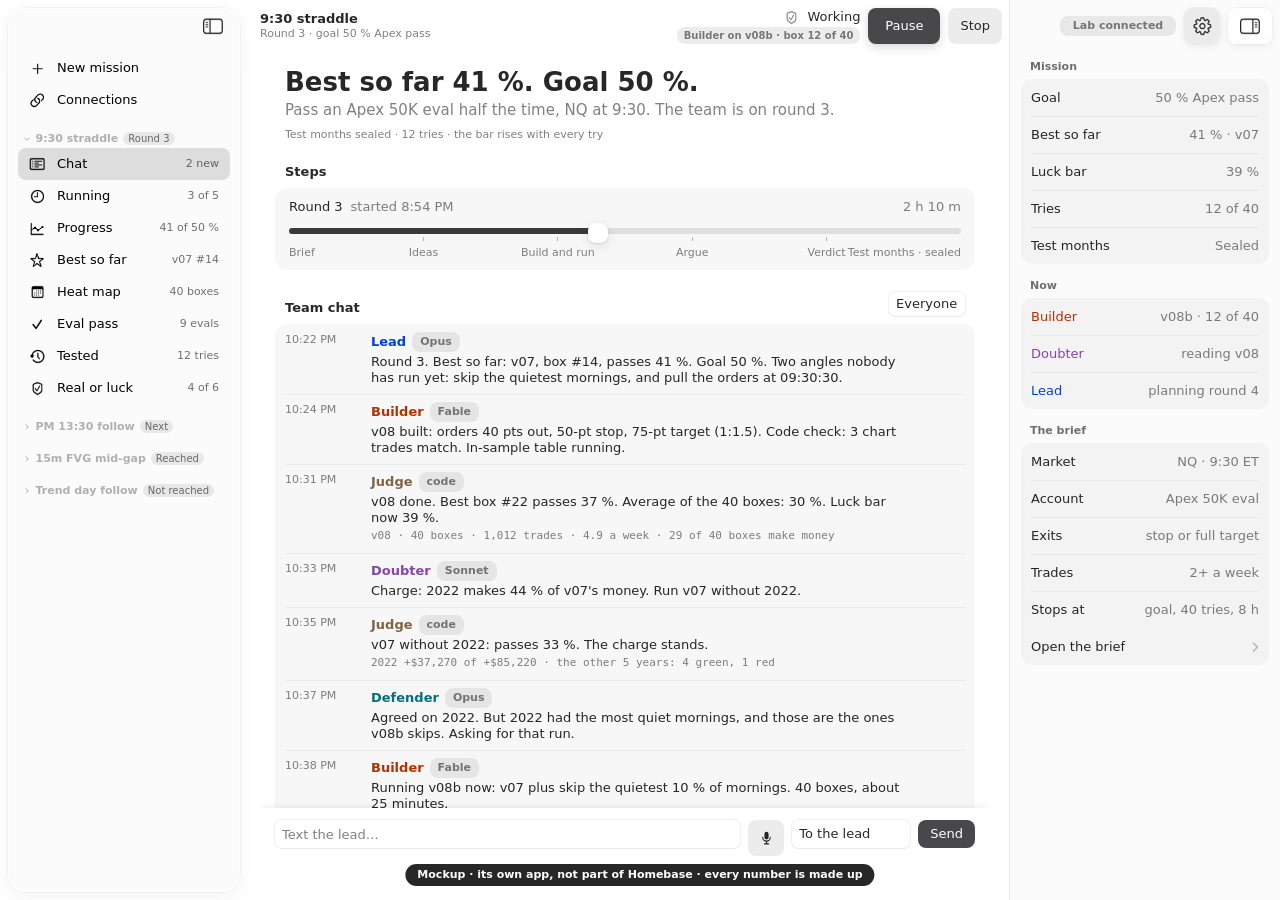
<file: mockup/missions-mockup.html>
<!doctype html>
<html lang="en" data-theme="light" class="hb-apple hb-c-tight hb-ready">
<head>
<meta charset="utf-8">
<meta name="viewport" content="width=device-width, initial-scale=1">
<title>Missions</title>
<!-- Its own app: a COPY of Homebase's style files, baked in at build time, in the Desk's order. Homebase need not be running. -->
<style>
/* ============================================================================
   Onyx — shadcn/ui design system, ported to ONE shared vanilla stylesheet.
   Neutral base (black & white), new-york look. Theme via data-theme on <html>.
   No @import, no external fonts. The ONLY hues allowed are the P&L tokens
   --pos / --neg (green / red) for profit/loss/win-rate DATA, and --warn (amber) with
   them for a status light's "attention". Chrome stays B&W.
   ============================================================================ */

/* ---- Tokens ---------------------------------------------------------------- */
:root,
:root[data-theme="light"] {
  color-scheme: light;
  --radius: 0.625rem;

  --background: oklch(1 0 0);
  --foreground: oklch(0.145 0 0);
  --card: oklch(1 0 0);
  --card-foreground: oklch(0.145 0 0);
  --popover: oklch(1 0 0);
  --popover-foreground: oklch(0.145 0 0);
  --primary: oklch(0.205 0 0);
  --primary-foreground: oklch(0.985 0 0);
  --secondary: oklch(0.97 0 0);
  --secondary-foreground: oklch(0.205 0 0);
  --muted: oklch(0.97 0 0);
  --muted-foreground: oklch(0.556 0 0);
  --accent: oklch(0.97 0 0);
  --accent-foreground: oklch(0.205 0 0);
  --destructive: oklch(0.577 0.245 27.325);
  --destructive-foreground: oklch(0.985 0 0);
  --border: oklch(0.922 0 0);
  --input: oklch(0.922 0 0);
  --ring: oklch(0.708 0 0);

  --sidebar: oklch(0.985 0 0);
  --sidebar-foreground: oklch(0.145 0 0);
  --sidebar-primary: oklch(0.205 0 0);
  --sidebar-primary-foreground: oklch(0.985 0 0);
  --sidebar-accent: oklch(0.97 0 0);
  --sidebar-accent-foreground: oklch(0.205 0 0);
  --sidebar-border: oklch(0.922 0 0);
  --sidebar-ring: oklch(0.708 0 0);

  /* P&L data colors — the ONLY hues allowed (--warn: a status light's amber) */
  --pos: oklch(0.62 0.17 150);
  --neg: oklch(0.58 0.22 27);
  --warn: oklch(0.7 0.16 70);

  /* derived radii */
  --radius-sm: calc(var(--radius) - 4px);
  --radius-md: calc(var(--radius) - 2px);
  --radius-lg: var(--radius);
  --radius-xl: calc(var(--radius) + 4px);

  /* sidebar geometry */
  --sidebar-width: 16rem;
  --sidebar-width-icon: 3rem;

  /* typography */
  --font-sans: -apple-system, BlinkMacSystemFont, "SF Pro Text", "Segoe UI",
    system-ui, Roboto, Helvetica, Arial, sans-serif;
  --font-mono: ui-monospace, "SF Mono", "SFMono-Regular", "JetBrains Mono",
    "Menlo", "Consolas", "Liberation Mono", monospace;

  /* --- legacy-token compatibility aliases (pre-shadcn surfaces) ---
     Map old Onyx token names onto shadcn tokens so any leftover var(--old)
     reference resolves to a theme-aware shadcn value. NOTE: --muted is NOT
     aliased here — shadcn owns it as a surface color; old text uses of --muted
     are handled per-file (e.g. index.html maps it to --muted-foreground). */
  --green: var(--pos); --red: var(--neg);
  --text: var(--foreground); --text-2: var(--muted-foreground); --muted-2: var(--muted-foreground);
  --border-2: var(--border); --bg: var(--background); --bg-2: var(--secondary);
  --panel: var(--card); --panel-2: var(--secondary); --sel: var(--accent);
  --accent-weak: var(--accent); --on-accent: var(--primary-foreground);
  --font: var(--font-sans); --mono: var(--font-mono);
  --dur-1: 150ms; --dur-2: 200ms; --ease: cubic-bezier(0.23, 1, 0.32, 1);
  --r-xs: calc(var(--radius) - 4px); --r-sm: var(--radius-sm); --r: var(--radius-md);
  --r-md: var(--radius-md); --r-lg: var(--radius-lg); --r-pill: 9999px;
}

:root[data-theme="dark"] {
  color-scheme: dark;
  --background: oklch(0.145 0 0);
  --foreground: oklch(0.985 0 0);
  --card: oklch(0.205 0 0);
  --card-foreground: oklch(0.985 0 0);
  --popover: oklch(0.205 0 0);
  --popover-foreground: oklch(0.985 0 0);
  --primary: oklch(0.922 0 0);
  --primary-foreground: oklch(0.205 0 0);
  --secondary: oklch(0.269 0 0);
  --secondary-foreground: oklch(0.985 0 0);
  --muted: oklch(0.269 0 0);
  --muted-foreground: oklch(0.708 0 0);
  --accent: oklch(0.269 0 0);
  --accent-foreground: oklch(0.985 0 0);
  --destructive: oklch(0.704 0.191 22.216);
  --destructive-foreground: oklch(0.985 0 0);
  --border: oklch(1 0 0 / 10%);
  --input: oklch(1 0 0 / 15%);
  --ring: oklch(0.556 0 0);

  --sidebar: oklch(0.205 0 0);
  --sidebar-foreground: oklch(0.985 0 0);
  --sidebar-primary: oklch(0.985 0 0); /* NEUTRALIZED (shadcn default is blue) */
  --sidebar-primary-foreground: oklch(0.205 0 0);
  --sidebar-accent: oklch(0.269 0 0);
  --sidebar-accent-foreground: oklch(0.985 0 0);
  --sidebar-border: oklch(1 0 0 / 10%);
  --sidebar-ring: oklch(0.556 0 0);

  --pos: oklch(0.7 0.17 155);
  --neg: oklch(0.68 0.2 25);
  --warn: oklch(0.8 0.15 80);
}

/* ---- Reset / base ---------------------------------------------------------- */
*,
*::before,
*::after {
  box-sizing: border-box;
}

* {
  margin: 0;
  border-color: var(--border);
}

html {
  -webkit-text-size-adjust: 100%;
}

body {
  font-family: var(--font-sans);
  font-feature-settings: "cv02", "cv03", "cv04", "cv11";
  -webkit-font-smoothing: antialiased;
  -moz-osx-font-smoothing: grayscale;
  background: var(--background);
  color: var(--foreground);
  font-size: 0.875rem;
  line-height: 1.5;
  transition: background-color 200ms ease, color 200ms ease;
}

button,
input,
textarea,
select {
  font: inherit;
  color: inherit;
}

a {
  color: inherit;
  text-decoration: none;
}

svg {
  flex-shrink: 0;
}

:focus-visible {
  outline: none;
}

/* ============================================================================
   SIDEBAR SHELL
   ============================================================================ */

.sidebar {
  width: var(--sidebar-width);
  flex-shrink: 0;
  background: var(--sidebar);
  color: var(--sidebar-foreground);
  border-right: 1px solid var(--sidebar-border);
  display: flex;
  flex-direction: column;
  transition: width 200ms ease-linear;
  overflow: hidden;
}

.sidebar[data-collapsible="icon"][data-state="collapsed"] {
  width: var(--sidebar-width-icon);
}

/* Collapsed-to-icon behaviour: hide labels, center icons */
.sidebar[data-collapsible="icon"][data-state="collapsed"] .label,
.sidebar[data-collapsible="icon"][data-state="collapsed"] .sidebar-group-label,
.sidebar[data-collapsible="icon"][data-state="collapsed"] .sidebar-menu-badge,
.sidebar[data-collapsible="icon"][data-state="collapsed"] .sidebar-menu-action {
  display: none;
}

.sidebar[data-collapsible="icon"][data-state="collapsed"] .wordmark,
.sidebar[data-collapsible="icon"][data-state="collapsed"] .model-chip .label,
.sidebar[data-collapsible="icon"][data-state="collapsed"] .footer-wide {
  display: none;
}

/* ============================================================================
   BUTTONS
   ============================================================================ */
.btn {
  display: inline-flex;
  align-items: center;
  justify-content: center;
  gap: 8px;
  height: 36px;
  padding: 0 16px;
  border: 1px solid transparent;
  border-radius: var(--radius-md);
  font-size: 0.875rem;
  font-weight: 500;
  line-height: 1;
  white-space: nowrap;
  cursor: pointer;
  user-select: none;
  transition: transform 160ms cubic-bezier(0.23, 1, 0.32, 1),
    background-color 150ms ease, color 150ms ease, border-color 150ms ease,
    box-shadow 150ms ease;
}

.btn > svg {
  width: 16px;
  height: 16px;
}

.btn:active {
  transform: scale(0.98);
}

.btn:focus-visible {
  outline: none;
  border-color: var(--ring);
  box-shadow: 0 0 0 3px color-mix(in oklch, var(--ring) 50%, transparent);
}

.btn:disabled {
  opacity: 0.5;
  pointer-events: none;
}

.btn-default {
  background: var(--primary);
  color: var(--primary-foreground);
}
.btn-default:hover {
  background: color-mix(in oklch, var(--primary) 90%, var(--background));
}

.btn-outline {
  background: transparent;
  border-color: var(--border);
  color: var(--foreground);
}
.btn-outline:hover {
  background: var(--accent);
  color: var(--accent-foreground);
}

.btn-ghost {
  background: transparent;
  color: var(--foreground);
}
.btn-ghost:hover {
  background: var(--accent);
  color: var(--accent-foreground);
}

.btn-destructive {
  background: var(--destructive);
  color: var(--destructive-foreground);
}
.btn-destructive:hover {
  background: color-mix(in oklch, var(--destructive) 90%, black);
}
.btn-destructive:focus-visible {
  box-shadow: 0 0 0 3px color-mix(in oklch, var(--destructive) 40%, transparent);
}

.btn-sm {
  height: 32px;
  padding: 0 12px;
  border-radius: var(--radius-md);
  gap: 6px;
}
.btn-sm > svg {
  width: 14px;
  height: 14px;
}

.btn-lg {
  height: 40px;
  padding: 0 24px;
}

.btn-icon {
  height: 36px;
  width: 36px;
  padding: 0;
}
.btn-icon.btn-sm {
  height: 32px;
  width: 32px;
}

/* ============================================================================
   CARD
   ============================================================================ */
.card {
  background: var(--card);
  color: var(--card-foreground);
  border: 1px solid var(--border);
  border-radius: var(--radius-lg);
  box-shadow: 0 1px 2px 0 oklch(0 0 0 / 0.05);
}

.card-header {
  display: flex;
  flex-direction: column;
  gap: 6px;
  padding: 24px;
}

.card-title {
  font-size: 1rem;
  font-weight: 600;
  line-height: 1;
}

.card-footer {
  display: flex;
  align-items: center;
  padding: 24px;
  padding-top: 0;
}

/* ============================================================================
   INPUTS
   ============================================================================ */
.input,
.textarea,
.select {
  width: 100%;
  height: 36px;
  padding: 0 12px;
  border: 1px solid var(--input);
  border-radius: var(--radius-md);
  background: transparent;
  color: var(--foreground);
  font-size: 0.875rem;
  line-height: 1.4;
  transition: border-color 150ms ease, box-shadow 150ms ease;
}

.input::placeholder,
.textarea::placeholder {
  color: var(--muted-foreground);
}

.input:focus-visible,
.textarea:focus-visible,
.select:focus-visible {
  outline: none;
  border-color: var(--ring);
  box-shadow: 0 0 0 3px color-mix(in oklch, var(--ring) 50%, transparent);
}

.input:disabled,
.textarea:disabled,
.select:disabled {
  opacity: 0.5;
  cursor: not-allowed;
}

.textarea {
  min-height: 60px;
  height: auto;
  padding: 8px 12px;
  resize: vertical;
}

.select {
  appearance: none;
  -webkit-appearance: none;
  padding-right: 32px;
  cursor: pointer;
  background-image: url("data:image/svg+xml;utf8,<svg xmlns='http://www.w3.org/2000/svg' width='16' height='16' viewBox='0 0 24 24' fill='none' stroke='%23888' stroke-width='2' stroke-linecap='round' stroke-linejoin='round'><path d='m6 9 6 6 6-6'/></svg>");
  background-repeat: no-repeat;
  background-position: right 10px center;
}
:root[data-theme="dark"] .select {
  background-image: url("data:image/svg+xml;utf8,<svg xmlns='http://www.w3.org/2000/svg' width='16' height='16' viewBox='0 0 24 24' fill='none' stroke='%23a1a1a1' stroke-width='2' stroke-linecap='round' stroke-linejoin='round'><path d='m6 9 6 6 6-6'/></svg>");
}

.label {
  display: inline-flex;
  align-items: center;
  gap: 6px;
  font-size: 0.875rem;
  font-weight: 500;
  line-height: 1;
}

/* ============================================================================
   BADGE
   ============================================================================ */
.badge {
  display: inline-flex;
  align-items: center;
  gap: 4px;
  border: 1px solid transparent;
  border-radius: var(--radius-sm);
  padding: 2px 8px;
  font-size: 0.75rem;
  font-weight: 500;
  line-height: 1.2;
  white-space: nowrap;
  background: var(--primary);
  color: var(--primary-foreground);
}

.badge > svg {
  width: 12px;
  height: 12px;
}

/* ============================================================================
   TABLE
   ============================================================================ */
.table {
  width: 100%;
  font-size: 0.875rem;
  border-collapse: collapse;
}

.table th {
  text-align: left;
  color: var(--muted-foreground);
  font-weight: 500;
  height: 40px;
  padding: 0 8px;
  vertical-align: middle;
}

.table td {
  padding: 8px;
  border-top: 1px solid var(--border);
  vertical-align: middle;
}

.table tbody tr:hover {
  background: color-mix(in oklch, var(--muted) 50%, transparent);
}

/* ============================================================================
   TABS
   ============================================================================ */
.tabs {
  display: flex;
  flex-direction: column;
  gap: 12px;
}

/* ============================================================================
   SEPARATOR
   ============================================================================ */
.separator {
  flex-shrink: 0;
  background: var(--border);
  height: 1px;
  width: 100%;
  border: none;
}

.separator.vertical {
  height: auto;
  width: 1px;
  align-self: stretch;
}

/* ============================================================================
   TOOLTIP
   ============================================================================ */

.tooltip {
  position: absolute;
  bottom: calc(100% + 6px);
  left: 50%;
  transform: translateX(-50%) translateY(4px);
  background: var(--primary);
  color: var(--primary-foreground);
  font-size: 0.75rem;
  line-height: 1;
  border-radius: var(--radius-sm);
  padding: 4px 8px;
  white-space: nowrap;
  box-shadow: 0 4px 12px oklch(0 0 0 / 0.15);
  opacity: 0;
  pointer-events: none;
  transition: opacity 150ms ease, transform 150ms ease;
  z-index: 50;
}

/* ============================================================================
   MISC
   ============================================================================ */
.kbd {
  display: inline-flex;
  align-items: center;
  gap: 2px;
  font-family: var(--font-mono);
  font-size: 0.6875rem;
  line-height: 1;
  border: 1px solid var(--border);
  border-radius: var(--radius-sm);
  padding: 3px 5px;
  background: var(--muted);
  color: var(--muted-foreground);
}

@keyframes onyx-pulse {
  0%,
  100% {
    opacity: 1;
  }
  50% {
    opacity: 0.5;
  }
}

/* Switch */
.switch {
  position: relative;
  display: inline-flex;
  align-items: center;
  width: 36px;
  height: 20px;
  flex-shrink: 0;
  border: none;
  border-radius: 9999px;
  background: var(--input);
  cursor: pointer;
  padding: 0;
  transition: background-color 150ms ease;
}

.switch[aria-checked="true"],
.switch[data-checked="true"] {
  background: var(--primary);
}

.switch::after {
  content: "";
  position: absolute;
  left: 2px;
  width: 16px;
  height: 16px;
  border-radius: 9999px;
  background: var(--background);
  box-shadow: 0 1px 2px oklch(0 0 0 / 0.2);
  transition: transform 150ms ease;
}

.switch[aria-checked="true"]::after,
.switch[data-checked="true"]::after {
  transform: translateX(16px);
}

.switch:focus-visible {
  outline: none;
  box-shadow: 0 0 0 3px color-mix(in oklch, var(--ring) 50%, transparent);
}

/* ============================================================================
   UTILITIES
   ============================================================================ */
.tnum {
  font-variant-numeric: tabular-nums;
}

.pos {
  color: var(--pos);
}
.neg {
  color: var(--neg);
}

.muted {
  color: var(--muted-foreground);
}

.mono {
  font-family: var(--font-mono);
}

/* ============================================================================
   CHAT: de-bubbled AI prose (Claude-app style) + minimal light user bubble
   ============================================================================ */
.msg.ai {
  align-self: stretch;
  max-width: none;
  padding: 2px 2px 10px;
  color: var(--foreground);
  font-size: 0.875rem;
  line-height: 1.6;
}
.msg.ai p { margin: 0 0 .6em; }
.msg.ai p:last-child { margin-bottom: 0; }
.msg.ai h1, .msg.ai h2, .msg.ai h3 { font-weight: 650; margin: .8em 0 .35em; line-height: 1.25; }
.msg.ai ul, .msg.ai ol { margin: .2em 0 .7em; padding-left: 1.25em; }
.msg.ai code {
  font-family: var(--font-mono, ui-monospace, monospace);
  font-size: .85em;
  background: var(--muted);
  padding: .08em .35em;
  border-radius: 4px;
}
.msg.ai pre {
  background: var(--muted);
  border: 1px solid var(--border);
  border-radius: 8px;
  padding: 10px 12px;
  overflow: auto;
  margin: .5em 0;
}
.msg.ai pre code { background: none; padding: 0; }
.msg.ai table { border-collapse: collapse; margin: .4em 0; font-size: .85em; width: auto; }
.msg.ai th, .msg.ai td { border: 1px solid var(--border); padding: 4px 9px; text-align: left; }
.msg.ai hr { border: none; border-top: 1px solid var(--border); margin: .8em 0; }
.msg.ai a { color: var(--foreground); text-decoration: underline; text-underline-offset: 2px; }
.msg.ai.streaming { white-space: pre-wrap; }
/* Minimal light user bubble */
.bubble.user {
  align-self: flex-end;
  max-width: 78%;
  background: var(--muted);
  color: var(--foreground);
  border: 1px solid var(--border);
  border-radius: 14px;
  padding: 7px 12px;
  font-size: 0.86rem;
}

/* ============================================================================
   INLINE RESULT WIDGETS (backtest/deep-sweep visual cards — window.OnyxWidgets
   in _chat_stream.js builds the DOM; this owns all their styling). B&W tokens
   throughout — --pos/--neg are used ONLY to color P&L/win/court-pass VALUES,
   never chrome. Wide tables scroll inside their own container.
   ============================================================================ */

/* heatmap — neutral ink-alpha luminance ramp (auto-inverts per theme via tokens,
   matches the _mock_studio/Lab regime-heatmap look) */
.heat-title { font-size: 0.75rem; font-weight: 600; color: var(--muted-foreground); margin-bottom: 8px; }
.heat-grid { display: grid; gap: 6px; align-items: stretch; min-width: max-content; }

/* ============================================================================
   AGENT COMPOSER CONTROLS + APPROVAL / THINKING / STOP
   Chrome stays B&W; green/red (--pos/--neg) appear ONLY on diff +/- lines.
   ============================================================================ */

/* Segmented control: Ask · Auto · Bypass */
.seg {
  display: inline-flex;
  align-items: center;
  gap: 2px;
  padding: 2px;
  background: var(--muted);
  border-radius: var(--radius-md);
}

/* Compact composer selects (model / effort) */
.select {
  appearance: none;
  -webkit-appearance: none;
  height: 28px;
  padding: 0 26px 0 10px;
  font: inherit;
  font-size: 0.75rem;
  color: var(--foreground);
  background: var(--card);
  border: 1px solid var(--input);
  border-radius: var(--radius-md);
  cursor: pointer;
  background-image: url("data:image/svg+xml;utf8,<svg xmlns='http://www.w3.org/2000/svg' width='16' height='16' viewBox='0 0 24 24' fill='none' stroke='%23888' stroke-width='2' stroke-linecap='round' stroke-linejoin='round'><path d='M6 9l6 6 6-6'/></svg>");
  background-repeat: no-repeat;
  background-position: right 7px center;
}
.select:hover { border-color: var(--ring); }
.select:focus-visible {
  outline: none;
  border-color: var(--ring);
  box-shadow: 0 0 0 3px color-mix(in oklch, var(--ring) 40%, transparent);
}

/* ============================================================================
   REDUCED MOTION
   ============================================================================ */
@media (prefers-reduced-motion: reduce) {
  *,
  *::before,
  *::after {
    animation-duration: 0.01ms !important;
    animation-iteration-count: 1 !important;
    transition-duration: 0.01ms !important;
    scroll-behavior: auto !important;
  }
}

</style>
<style>
  /* Page chrome — same language as the TradeCopier app: B&W chrome, the only
     hues are --pos/--neg for P&L-grade data, shadcn tokens for everything. */

  /* ---- frosted glass + materialize (2026-09-28 glass pass) ----
     The charts page's glass tokens (its feel pass: .50 / heavy .62, blur 20 / 30px, saturate
     190%; dark .46 / .58, 170%), tinted toward this page's own card colour -- Apple's "materials
     tint toward the surface they sit on". Two weights, "bigger surfaces read thicker": the plain
     one for the sticky top bar, the cards and the toast; -heavy (more blur, a deeper shadow) for a
     dialog and the + Assign menu that floats over a card. A dialog dims what is behind it (--scrim);
     the menu and the toast never do. The page sits on a very faint tinted wash so the material has
     something to read against. Money never goes translucent: ARMED, the LIVE tag and Kill are
     solid chips on the glass, and text on glass gets a little more contrast (--glass-text-2). */
  :root, :root[data-theme="light"]{
    --glass-bg: color-mix(in srgb, var(--card) 50%, transparent);
    --glass-bg-heavy: color-mix(in srgb, var(--card) 62%, transparent);
    --glass-edge: rgb(255 255 255 / .85);
    --glass-blur: 20px; --glass-blur-heavy: 30px; --glass-saturate: 190%;
    --glass-shadow: 0 1px 2px rgb(0 0 0 / .04), 0 6px 20px rgb(0 0 0 / .05);
    --glass-shadow-float: 0 2px 8px rgb(0 0 0 / .10), 0 10px 28px rgb(0 0 0 / .12);
    --glass-shadow-heavy: 0 4px 12px rgb(0 0 0 / .10), 0 24px 64px rgb(0 0 0 / .26);
    --glass-text-2: color-mix(in srgb, var(--muted-foreground) 55%, var(--foreground));
    --scrim: rgb(0 0 0 / .25);
    --page-wash: radial-gradient(1200px 720px at 0% 0%, oklch(0.93 0.03 250 / .55), transparent 62%),
      radial-gradient(1000px 760px at 100% 100%, oklch(0.94 0.025 200 / .45), transparent 60%);
    /* spring-SHAPED curves (critically damped, no overshoot), the charts page's: -out to arrive and
       settle, the faster -in to leave */
    --ease-spring-out: cubic-bezier(0.23, 1, 0.32, 1);
    --ease-spring-in: cubic-bezier(0.4, 0, 1, 1);
  }
  :root[data-theme="dark"]{
    --glass-bg: color-mix(in srgb, var(--card) 46%, transparent);
    --glass-bg-heavy: color-mix(in srgb, var(--card) 58%, transparent);
    --glass-edge: rgb(255 255 255 / .10); --glass-saturate: 170%;
    --glass-shadow: 0 0 0 1px rgb(255 255 255 / .03), 0 6px 20px rgb(0 0 0 / .35);
    --glass-shadow-float: 0 0 0 1px rgb(255 255 255 / .05), 0 10px 28px rgb(0 0 0 / .5);
    --glass-shadow-heavy: 0 0 0 1px rgb(255 255 255 / .06), 0 24px 64px rgb(0 0 0 / .6);
    --scrim: rgb(0 0 0 / .5);
    --page-wash: radial-gradient(1200px 720px at 0% 0%, oklch(0.30 0.05 250 / .45), transparent 62%),
      radial-gradient(1000px 760px at 100% 100%, oklch(0.28 0.04 200 / .35), transparent 60%);
  }
  html, body { height: 100%; }
  body { margin: 0; background: var(--background); color: var(--foreground);
         font-family: var(--font-sans); font-size: 14px; line-height: 1.45; }

  .app-shell{ display:flex; height:100vh; overflow:hidden; background:var(--page-wash), var(--background); }
  /* the column scrolls, and the top bar sticks to it: content passes UNDER the glass */
  /* scrollbar-gutter: a space-taking scrollbar (macOS "always show scroll bars", a mouse attached)
     appearing as the page grows must not shift the sticky top bar -- a Kill hold cancels when the
     pointer leaves the button (second review) */
  .app-main{ flex:1; min-width:0; display:flex; flex-direction:column; overflow-x:hidden; overflow-y:auto;
    scrollbar-gutter:stable; }
  .inset-topbar{ display:flex; align-items:center; gap:10px; height:52px; padding:0 20px;
    border-bottom:1px solid var(--border); flex-shrink:0;
    /* z 48: above a lifted card (45) -- nothing on the page ever covers Arm / Disarm / Kill --
       and below every dialog's scrim (50+) */
    position:sticky; top:0; z-index:48; background:var(--glass-bg);
    backdrop-filter:blur(var(--glass-blur)) saturate(var(--glass-saturate));
    -webkit-backdrop-filter:blur(var(--glass-blur)) saturate(var(--glass-saturate));
    border-top:1px solid var(--glass-edge); --muted-foreground:var(--glass-text-2); }
  .scroll{ flex:1 0 auto; }
  /* frosted cards (strategies, accounts, the activity log) */
  .card{ background:var(--glass-bg);
    backdrop-filter:blur(var(--glass-blur)) saturate(var(--glass-saturate));
    -webkit-backdrop-filter:blur(var(--glass-blur)) saturate(var(--glass-saturate));
    border-top-color:var(--glass-edge); box-shadow:var(--glass-shadow); --muted-foreground:var(--glass-text-2); }
  /* a card is its own stacking context now (backdrop-filter): one holding an open + Assign menu is
     lifted, or the next card would paint over the part of the menu that hangs below it */
  .card:has(.amenu:not([hidden])){ position:relative; z-index:45; }
  .view-wrap{ margin:0 auto; }
  .spacer{ flex:1; }

  .pill{ display:inline-flex; align-items:center; gap:4px; white-space:nowrap;
    border:1px solid transparent; border-radius:var(--radius-sm); padding:2px 8px;
    font-size:0.75rem; font-weight:500; line-height:1.2;
    background:var(--secondary); color:var(--secondary-foreground); }
  /* Four meanings, four looks (2026-09-28, S4 -- one solid pill used to mean all of them):
     ARMED  the desk places real orders: solid red with a light, the page's only solid red token
     LIVE   a real-money account: a red outline tag, never filled
     in position  a strategy holds a position today: solid black/white
     ON     a strategy is switched on: an outline with a dot */
  .pill.armed{ background:color-mix(in oklch, var(--destructive) 75%, black);
    color:var(--destructive-foreground); font-weight:700; letter-spacing:.04em; }
  .pill.armed::before{ content:""; width:7px; height:7px; border-radius:9999px; background:currentColor; }
  .tag-live{ display:inline-flex; align-items:center; white-space:nowrap; line-height:1.2;
    border:1px solid color-mix(in oklch, var(--destructive) 60%, transparent); border-radius:3px;
    background:var(--card); color:var(--destructive); padding:1px 5px;   /* solid on the glass card */
    font-size:10px; font-weight:700; letter-spacing:.06em; }
  .tag-paper{ display:inline-flex; align-items:center; white-space:nowrap; line-height:1.2;
    border:1px solid var(--border); border-radius:3px; background:var(--card); color:var(--muted-foreground);
    padding:1px 5px; font-size:10px; font-weight:700; letter-spacing:.06em; }
  .pill.inpos{ background:var(--primary); color:var(--primary-foreground); font-weight:600; }
  .pill.on{ background:transparent; border-color:var(--foreground); color:var(--foreground); }
  .pill.on::before{ content:""; width:6px; height:6px; border-radius:9999px; background:currentColor; }
  .pill.idle{ background:transparent; border-color:var(--border); color:var(--muted-foreground); }
  .pill.machine-server{ background:color-mix(in srgb,#007aff 15%,transparent); border-color:transparent; color:#0062cc; font-weight:600; }   /* the SERVER's Desk stands out: blue, as the skin's chip */
  :root[data-theme="dark"] .pill.machine-server{ background:color-mix(in srgb,#0a84ff 22%,transparent); color:#64b0ff; }
  #machineChip[hidden]{ display:none; }
  .pill.won{ background:color-mix(in oklch, var(--pos) 15%, transparent); color:var(--pos); border-color:color-mix(in oklch, var(--pos) 30%, transparent); }
  .pill.lost{ background:color-mix(in oklch, var(--neg) 15%, transparent); color:var(--neg); border-color:color-mix(in oklch, var(--neg) 30%, transparent); }

  .dot{ display:inline-block; width:9px; height:9px; border-radius:9999px; background:var(--muted-foreground); flex:0 0 auto; }
  .dot.on{ background:var(--foreground); box-shadow:0 0 0 3px var(--secondary); }
  .dot.off{ background:transparent; border:1.5px solid var(--muted-foreground); }

  /* hero — big status + the two controls */
  .hero{ display:flex; align-items:center; gap:16px; margin:14px 0 26px; }
  .hero .dot{ width:13px; height:13px; }
  .hero h1{ font-size:1.5rem; font-weight:600; letter-spacing:-.02em; margin:0; }
  .hero p{ margin:2px 0 0; color:var(--muted-foreground); font-size:13px; max-width:420px; }
  .hero .actions{ margin-left:auto; display:flex; gap:10px; }

  /* master controls (top bar): the armed state + Arm/Disarm + a press-and-hold Kill */
  .master{ display:inline-flex; align-items:center; gap:8px; }
  /* Nothing in the top bar may change width when its text changes, at any width: a Kill hold
     cancels when the pointer leaves the button, so the button must never move under it. The pill
     sits in a fixed slot (it hugs Arm; the slot fits its longest text, "desk unreachable"), Arm has
     a fixed width and is hidden by visibility (its space kept), and the clock has a fixed width. */
  .pill-slot{ display:inline-flex; justify-content:flex-end; width:7.75rem; flex:none; }
  #armBtn{ width:5.5rem; flex:none; }
  #armBtn.gone{ visibility:hidden; }
  .inset-topbar > *{ flex-shrink:0; }
  /* page switcher (Desk · Charts · Backtest): plain links, one segmented group; the current page is aria-current */
  .pgsw{ display:inline-flex; align-items:center; gap:2px; height:32px; padding:3px;
    border:1px solid var(--border); border-radius:var(--radius-md); box-sizing:border-box; }
  .pgsw a{ display:inline-flex; align-items:center; height:24px; padding:0 9px; border-radius:calc(var(--radius-md) - 3px);
    font-size:0.8125rem; font-weight:500; line-height:1; color:var(--muted-foreground); text-decoration:none;
    transition:background-color 150ms ease, color 150ms ease; }
  .pgsw a:hover{ color:var(--foreground); }
  .pgsw a[aria-current="page"]{ background:var(--secondary); color:var(--foreground); }
  .pgsw a:focus-visible{ outline:2px solid var(--ring, var(--foreground)); outline-offset:-2px; }
  /* stale (the last-known state, not current): a dashed edge and "· stale" -- never faded; the text
     keeps >= 4.5:1 (review). DISARMED goes full foreground on the glass; ARMED keeps its solid red. */
  .master .pill.stale{ border-style:dashed; }
  .master .pill.idle.stale{ color:var(--foreground); border-color:var(--foreground); }
  .master .pill.armed.stale{ border-color:var(--destructive-foreground); }

  /* press-and-hold (the top bar's Kill) — the copier's hold-to-confirm pattern, revived: a
     ring fills while the button is held (--hold-ms, set from HOLD_MS); letting go early
     cancels and the ring runs back. */
  .btn-kill{ background:var(--card); color:var(--destructive); font-weight:600;   /* solid on the glass bar */
    border-color:color-mix(in oklch, var(--destructive) 55%, transparent); }
  .btn-kill:hover{ background:color-mix(in oklch, var(--destructive) 8%, var(--card)); }
  .holdbtn{ position:relative; touch-action:none; -webkit-user-select:none; user-select:none; }
  .holdbtn.holding{ background:color-mix(in oklch, var(--destructive) 14%, var(--card)); }
  .holdbtn .hold-ring{ width:16px; height:16px; transform:rotate(-90deg); }
  .holdbtn .hold-ring circle{ fill:none; stroke-width:2.5; }
  .holdbtn .hold-track{ stroke:color-mix(in oklch, currentColor 25%, transparent); }
  .holdbtn .hold-fill{ stroke:currentColor; stroke-dasharray:50.3; stroke-dashoffset:50.3;
    transition:stroke-dashoffset 150ms linear; }
  .holdbtn.holding .hold-fill{ stroke-dashoffset:0;
    transition:stroke-dashoffset var(--hold-ms, 1000ms) linear; }
  .holdbtn .hold-lbl{ position:relative; }

  /* readiness strip */
  .ready{ display:flex; align-items:center; gap:16px; flex-wrap:wrap;
    border:1px solid var(--border); border-radius:var(--radius-md);
    padding:8px 14px; margin:0 0 14px; font-size:12.5px;
    color:var(--muted-foreground); }
  .ready .ri{ display:inline-flex; align-items:center; gap:6px; white-space:nowrap; }
  .ready .rd{ width:8px; height:8px; border-radius:9999px; flex:0 0 auto; }
  .ready .rd.ok{ background:var(--foreground); }
  .ready .rd.info{ background:transparent; border:1.5px solid var(--muted-foreground); }
  .ready .rd.warn{ background:transparent; border:1.5px solid var(--foreground); border-radius:2px; }
  .ready .rd.bad{ background:var(--neg); }
  .ready .ri.bad{ color:var(--neg); }
  .ready .ri b{ color:var(--foreground); font-weight:600; }
  .ready .ri.bad b{ color:var(--neg); }
  .ready .headline{ font-weight:600; color:var(--foreground); }
  /* the desk's own notices (status.notices): plain lines, shown once, dismissed together */
  .notices{ display:flex; align-items:flex-start; gap:12px; border:1px solid var(--border);
    border-radius:var(--radius-md); background:var(--card); padding:8px 10px 8px 14px; margin:0 0 14px;
    font-size:12.5px; color:var(--foreground); }
  .notices[hidden]{ display:none; }
  .notices .list{ flex:1; min-width:0; display:flex; flex-direction:column; gap:3px; }
  .notices .t{ font-family:var(--font-mono); font-variant-numeric:tabular-nums; color:var(--muted-foreground);
    margin-right:9px; }
  .notices .x{ border:none; background:none; color:var(--muted-foreground); cursor:pointer; font-size:15px; padding:0 2px; }
  .ready.notready{ border-color:color-mix(in oklch, var(--neg) 35%, transparent); }
  .ready.notready .headline{ color:var(--neg); }

  .warn-banner{ border:1px solid color-mix(in oklch, var(--neg) 30%, transparent);
    background:color-mix(in oklch, var(--neg) 8%, transparent); color:var(--neg);
    border-radius:var(--radius-md); padding:9px 14px; font-size:12.5px;
    margin:0 0 18px; font-family:var(--font-mono); }

  .fleetbar{ display:flex; gap:0; margin:2px 0 26px; }
  .fleetbar .stat{ flex:1; min-width:0; padding:2px 22px; border-right:1px solid var(--border); }
  .fleetbar .stat:first-child{ padding-left:0; }
  .fleetbar .stat:last-child{ border-right:none; padding-right:0; }
  .fleetbar .k{ font-size:11.5px; color:var(--muted-foreground); font-weight:400; }
  .fleetbar .v{ font-size:20px; font-weight:500; margin-top:9px; font-variant-numeric:tabular-nums;
    letter-spacing:-.02em; font-family:var(--font-mono); }
  .fleetbar .v.pos{ color:var(--pos); } .fleetbar .v.neg{ color:var(--neg); }
  .fleetbar .s{ font-size:11.5px; color:var(--muted-foreground); margin-top:3px;
    white-space:nowrap; overflow:hidden; text-overflow:ellipsis; }
  @media (max-width:720px){
    .fleetbar{ flex-wrap:wrap; }
    .fleetbar .stat{ flex:1 0 50%; padding:10px 0; border-right:none; border-bottom:1px solid var(--border); }
  }

  .sec-head{ display:flex; align-items:center; gap:10px; margin:6px 0 12px; }
  .sec-head .h{ font-size:12.5px; color:var(--muted-foreground); font-weight:600; }
  .sec-head .hint{ font-size:12px; color:var(--muted-foreground); opacity:.8; }

  .strat{ margin-bottom:14px; }
  .strat .card-header{ flex-direction:row; align-items:center; gap:10px; }
  .strat .card-title{ font-size:0.9375rem; }
  .strat .spec{ font-family:var(--font-mono); font-size:12px; color:var(--muted-foreground); }
  .strat .card-header .right{ margin-left:auto; display:flex; gap:8px; align-items:center; }
  .rows{ display:flex; flex-direction:column; }
  .row{ display:flex; align-items:baseline; gap:14px; padding:7px 0;
    border-bottom:1px solid var(--border); font-size:13px; }
  .row:last-child{ border-bottom:none; }
  .row .k{ flex:0 0 110px; color:var(--muted-foreground); font-size:12px; }
  .row .v{ font-family:var(--font-mono); font-variant-numeric:tabular-nums; }
  .v.pos{ color:var(--pos); } .v.neg{ color:var(--neg); }
  .strat .card-footer{ justify-content:space-between; color:var(--muted-foreground);
    font-size:12px; font-family:var(--font-mono); }
  .strat .card-footer .btn{ font-family:var(--font-sans); }

  .feed{ font-size:12.5px; max-height:340px; overflow-y:auto; }
  .feed-row{ padding:5px 0; border-bottom:1px solid var(--border); display:flex; flex-wrap:wrap;
    column-gap:9px; cursor:pointer; }
  .feed-row:last-child{ border-bottom:none; }
  .feed .t{ color:var(--muted-foreground); flex:0 0 62px; font-family:var(--font-mono);
    font-variant-numeric:tabular-nums; }
  .feed .h{ flex:1; min-width:0; overflow-wrap:anywhere; }
  .feed .h.pos{ color:var(--pos); } .feed .h.neg{ color:var(--neg); }
  .feed .h.warn{ color:color-mix(in oklch, var(--warn, oklch(0.7 0.16 70)) 70%, var(--foreground)); }
  .feed .raw{ flex:0 0 100%; padding:3px 0 0 71px; font-family:var(--font-mono); font-size:11.5px;
    color:var(--muted-foreground); white-space:pre-wrap; overflow-wrap:anywhere; }
  .feed-empty{ color:var(--muted-foreground); font-size:13px; padding:18px 0; }
  /* a list that only reads (a Lab strategy's orders, trades and days): nothing opens, and an amount never wraps */
  .feed.static .feed-row{ cursor:default; }
  .act-pick{ display:flex; flex-wrap:wrap; align-items:center; gap:8px; }
  .act-pick select{ width:auto; max-width:240px; }
  .btn.act-link{ margin:14px 0 8px; }
  .feed-day{ padding:12px 0 4px; font-size:12px; font-weight:600; color:var(--muted-foreground); }
  .feed.static .t{ white-space:nowrap; }
  .feed.static .t.net{ flex:0 0 auto; margin-left:auto; }

  .clock{ font-family:var(--font-mono); font-size:12px; color:var(--muted-foreground);
    white-space:nowrap; display:inline-block; width:11rem; text-align:right; overflow:hidden; }
  /* the top bar never overflows (its right end -- Kill, Settings, theme -- never slides off-screen):
     the clock goes first, then the brand tag, then the wordmark, then the bar wraps (the page switcher took ~190px) */
  @media (max-width:1120px){ .clock{ display:none; } }
  #toast{ position:fixed; bottom:18px; left:50%; z-index:80;
    background:var(--glass-bg); color:var(--card-foreground); border:1px solid var(--border);
    backdrop-filter:blur(var(--glass-blur)) saturate(var(--glass-saturate));
    -webkit-backdrop-filter:blur(var(--glass-blur)) saturate(var(--glass-saturate));
    border-top-color:var(--glass-edge); border-radius:var(--radius-md); padding:10px 16px; font-size:12.5px;
    max-width:80%; font-family:var(--font-mono); box-shadow:var(--glass-shadow-float);
    --muted-foreground:var(--glass-text-2);
    /* materialize out of the bottom edge and back into it, the same path both ways */
    transform-origin:50% 100%; visibility:hidden; opacity:0; pointer-events:none;
    transform:translateX(-50%) translateY(8px) scale(.97); filter:blur(4px);
    transition:opacity 120ms var(--ease-spring-in), transform 120ms var(--ease-spring-in),
      filter 120ms var(--ease-spring-in), visibility 0s linear 120ms; }
  /* a money-critical failure (a Kill that did not go through): solid red, never glass, above every
     dialog, and it stays until dismissed -- a routine toast never replaces it. Anchored to the
     bottom, above the toast: the top bar grows when it wraps, and nothing may cover Kill. */
  #alertBar{ position:fixed; bottom:84px; left:50%; transform:translateX(-50%); z-index:85;
    display:flex; align-items:flex-start; gap:12px; width:max-content; max-width:min(720px, calc(100vw - 32px));
    padding:10px 10px 10px 14px; border-radius:var(--radius-md); background:var(--card); color:var(--neg);
    border:1.5px solid var(--neg); font-size:13px; font-weight:600; line-height:1.4;
    box-shadow:0 8px 28px rgb(0 0 0 / .22); }
  #alertBar[hidden]{ display:none; }
  /* while a dialog is open the alert sits under its scrim, so it can never cover the dialog's own
     buttons -- in a short, narrow window it would sit right on them, and a retried Kill must not
     need the alert dismissed first (second review). It is back on top when the dialog closes. */
  body.dialog-open #alertBar{ z-index:49; }
  #alertX{ border:none; background:none; color:inherit; cursor:pointer; font-size:16px; line-height:1; padding:0 2px; }
  #toast.show{ visibility:visible; opacity:1; pointer-events:none; transform:translateX(-50%); filter:none;   /* a status: never takes a click */
    transition:opacity 160ms var(--ease-spring-out), transform 160ms var(--ease-spring-out),
      filter 160ms var(--ease-spring-out), visibility 0s; }

  /* connect modal */
  .bulb{ width:13px; height:13px; border-radius:50%; display:inline-block;
    cursor:pointer; background:var(--muted-foreground); opacity:.5;
    vertical-align:middle; flex:none; }
  /* status colours come from the theme (--pos / --warn / --neg), light and dark alike. --warn is
     new in shadcn.css (2026-09-28): the fallback keeps an amber bulb visible under a cached copy
     of that (unversioned) stylesheet -- an undefined var would paint it transparent. */
  .bulb.ok{ background:var(--pos); opacity:1; box-shadow:0 0 7px color-mix(in oklch, var(--pos) 80%, transparent); }
  .bulb.warn{ background:var(--warn, oklch(0.7 0.16 70)); opacity:1;
    box-shadow:0 0 7px color-mix(in oklch, var(--warn, oklch(0.7 0.16 70)) 80%, transparent); }
  .bulb.bad{ background:var(--neg); opacity:1; box-shadow:0 0 8px color-mix(in oklch, var(--neg) 90%, transparent);
    animation:bulbpulse 1.2s ease-in-out infinite; }
  @keyframes bulbpulse{ 50%{ opacity:.45; } }
  .chk{ display:flex; gap:10px; align-items:baseline; padding:7px 2px;
    border-bottom:1px solid var(--border); font-size:13.5px; }
  .chk:last-child{ border-bottom:none; }
  .chk .dot{ width:9px; height:9px; border-radius:50%; flex:none;
    align-self:center; }
  .chk .lbl{ font-weight:600; min-width:150px; }
  .chk .det{ color:var(--muted-foreground); }
  .chk .chk-x{ margin-left:auto; flex:none; border:0; background:none; color:var(--muted-foreground); font-size:18px; line-height:1; padding:0 4px; cursor:pointer; }
  /* A dialog: the scrim dims what is behind it, the box is heavy glass that materializes out of
     whatever opened it (transform-origin set at open) and leaves back along the same path. Open is
     live at once -- visible and clickable immediately, the motion never gates a button. Closing,
     the box is inert at once (hideOverlay) and the fading scrim stops taking the pointer at once
     (review: it must never swallow the next deliberate click -- Kill's included); a double-click's
     second half, which would land on whatever sat under the button, is dropped by the page. */
  .overlay{ position:fixed; inset:0; background:var(--scrim); display:flex;
    align-items:center; justify-content:center; z-index:50; visibility:hidden; opacity:0;
    pointer-events:none; transition:opacity 130ms var(--ease-spring-in), visibility 0s linear 130ms; }
  .overlay.open{ visibility:visible; opacity:1; z-index:51; pointer-events:auto;   /* over one still fading out */
    transition:opacity 180ms var(--ease-spring-out), visibility 0s; }
  .modal{ background:var(--glass-bg-heavy); color:var(--card-foreground); border:1px solid var(--border);
    backdrop-filter:blur(var(--glass-blur-heavy)) saturate(var(--glass-saturate));
    -webkit-backdrop-filter:blur(var(--glass-blur-heavy)) saturate(var(--glass-saturate));
    border-top-color:var(--glass-edge); --muted-foreground:var(--glass-text-2);
    border-radius:var(--radius-lg); width:380px; max-width:92vw; padding:22px;
    box-shadow:var(--glass-shadow-heavy); }
  .overlay .modal{ transform:scale(.96); filter:blur(6px);
    transition:transform 130ms var(--ease-spring-in), filter 130ms var(--ease-spring-in); }
  .overlay.open .modal{ transform:none; filter:none;
    transition:transform 180ms var(--ease-spring-out), filter 180ms var(--ease-spring-out); }
  .modal h2{ margin:0 0 4px; font-size:1.05rem; font-weight:600; letter-spacing:-.01em; }
  .modal .sub{ margin:0 0 16px; font-size:12.5px; color:var(--muted-foreground); }
  .field{ margin-bottom:12px; }
  .field label{ display:block; font-size:12px; color:var(--muted-foreground); margin-bottom:5px; }
  .field input{ width:100%; box-sizing:border-box; background:var(--background);
    color:var(--foreground); border:1px solid var(--input); border-radius:var(--radius-md);
    padding:8px 10px; font-size:13.5px; font-family:var(--font-sans); }
  .field input:focus{ outline:2px solid var(--ring); outline-offset:1px; }
  .grp-sel{ background:var(--background); color:var(--foreground); border:1px solid var(--input); border-radius:var(--radius-md);
            padding:6px 8px; font:inherit; font-size:12.5px; max-width:200px; }
  .modal .row-btns{ display:flex; justify-content:flex-end; gap:10px; margin-top:16px; }

  /* connect wizard */
  .wsteps{ display:flex; align-items:center; gap:10px; margin-bottom:18px; }
  .wsteps .st{ display:flex; align-items:center; gap:7px; font-size:13px;
    color:var(--muted-foreground); font-weight:500; }
  .wsteps .st .n{ width:22px; height:22px; border-radius:9999px; display:inline-flex;
    align-items:center; justify-content:center; font-size:11.5px;
    background:var(--secondary); color:var(--secondary-foreground); }
  .wsteps .st.cur{ color:var(--foreground); }
  .wsteps .st.cur .n,.wsteps .st.done .n{ background:var(--primary); color:var(--primary-foreground); }
  .wsteps .ln{ flex:1; height:1px; background:var(--border); }
  .opt{ display:flex; align-items:center; gap:12px; border:1px solid var(--border);
    border-radius:var(--radius-lg); padding:13px 14px; cursor:pointer; margin-bottom:10px; }
  .opt:hover{ background:var(--secondary); }
  .pill.paper{ background:rgba(126,87,194,.12); color:#7E57C2; }
  .opt.sel{ background:var(--primary); color:var(--primary-foreground); border-color:var(--primary); }
  .opt.sel .sub{ color:inherit; opacity:.75; }
  .opt.disabled{ opacity:.45; cursor:not-allowed; }
  .opt .glyph{ width:34px; height:34px; border-radius:var(--radius-md); background:var(--primary);
    color:var(--primary-foreground); display:inline-flex; align-items:center; justify-content:center;
    font-weight:700; font-size:12px; flex-shrink:0; }
  .opt.sel .glyph{ background:var(--primary-foreground); color:var(--primary); }
  .opt .t{ font-weight:600; font-size:14px; }
  .opt .sub{ font-size:12px; color:var(--muted-foreground); }
  .opt .spacer{ flex:1; }
  .opt .radio{ width:16px; height:16px; border-radius:9999px; border:1.5px solid var(--muted-foreground); }
  .opt.sel .radio{ border-color:var(--primary-foreground); box-shadow:inset 0 0 0 4px var(--primary-foreground); }
  .seg{ display:flex; border:1px solid var(--border); border-radius:var(--radius-lg);
    overflow:hidden; margin:14px 0 8px; }
  .seg button{ flex:1; padding:9px 0; background:none; border:none; font-size:13.5px;
    color:var(--muted-foreground); cursor:pointer; font-weight:500; }
  .seg button.sel{ background:var(--secondary); color:var(--foreground);
    outline:1px solid var(--foreground); outline-offset:-1px; border-radius:var(--radius-lg); }
  .seg button:disabled{ opacity:.5; cursor:not-allowed; }
  /* the shared segmented control is 24px high: a label must stay on one line, each button as wide as its text */
  .seg button{ white-space:nowrap; }
  #connectOverlay .seg button{ flex:1 0 auto; }
  .wnote{ font-size:12.5px; color:var(--muted-foreground); margin:8px 0 0; }
  .slabel{ font-size:11px; letter-spacing:.08em; font-weight:600;
    color:var(--muted-foreground); margin:14px 0 8px; }
  .opt .x{ border:none; background:none; color:var(--muted-foreground);
    font-size:15px; cursor:pointer; padding:2px 6px; }
  .opt .x:hover{ color:var(--neg); }
  .paper-rm:hover{ color:var(--neg); }
  /* the accounts step: one checkbox row per account under the login */
  .acl{ max-height:44vh; overflow-y:auto; margin:6px -4px 0; padding:0 4px; }
  .copt{ display:flex; align-items:center; gap:12px; border:1px solid var(--border);
    border-radius:var(--radius-lg); padding:9px 12px; cursor:pointer; margin-bottom:6px; }
  .copt:hover{ background:var(--secondary); }
  .copt:has(input:checked){ border-color:var(--foreground); }
  .copt:has(input:focus-visible){ outline:2px solid var(--ring); outline-offset:1px; }
  .copt.disabled{ opacity:.55; cursor:not-allowed; background:none; }
  .copt input{ width:16px; height:16px; margin:0; accent-color:var(--primary); flex-shrink:0; }
  .copt .t{ font-weight:600; font-size:13.5px; }
  .copt .sub{ font-size:12px; color:var(--muted-foreground); }
  .copt.all{ background:var(--secondary); margin-bottom:10px; }
  .wres{ list-style:none; margin:10px 0 0; padding:0; max-height:44vh; overflow-y:auto; }
  .wres li{ padding:8px 0; border-top:1px solid var(--border); font-size:13px; }
  .wres li:first-child{ border-top:none; }
  .wres .t{ display:block; font-weight:600; overflow-wrap:anywhere; }
  .wres .why{ display:block; color:var(--muted-foreground); }
  .wres .why.bad{ color:var(--neg); }

  /* metric strips (research + live) */
  .mstrip{ display:flex; flex-wrap:wrap; gap:4px 18px; padding:8px 0 2px; }
  .mstrip .mi{ font-family:var(--font-mono); font-size:12.5px;
    font-variant-numeric:tabular-nums; }
  .mstrip .mi b{ display:block; font-family:var(--font-sans); font-weight:400;
    font-size:10.5px; color:var(--muted-foreground); letter-spacing:.02em; }
  .mcap{ font-size:11px; color:var(--muted-foreground); margin-top:6px; }
  .mcap.warn{ color:color-mix(in oklch, var(--neg) 70%, var(--muted-foreground)); }
  .slabel2{ font-size:10.5px; letter-spacing:.08em; font-weight:600;
    color:var(--muted-foreground); margin:12px 0 2px; }

  /* assignments */
  .asg{ display:flex; align-items:center; flex-wrap:wrap; gap:8px; margin-top:8px; }
  .asg .chip{ display:inline-flex; align-items:center; gap:7px;
    border:1px solid var(--border); border-radius:var(--radius-md);
    padding:4px 6px 4px 10px; font-size:12.5px; font-family:var(--font-mono); }
  .asg .chip .x{ border:none; background:none; color:var(--muted-foreground);
    cursor:pointer; font-size:13px; padding:0 3px; }
  .asg .chip .x:hover{ color:var(--neg); }
  .asg select,.asg input{ background:var(--background); color:var(--foreground);
    border:1px solid var(--input); border-radius:var(--radius-md);
    padding:4px 8px; font-size:12.5px; }
  .asg input{ width:52px; font-family:var(--font-mono); }
  /* a menu is a list you read over other cards' text: solid, never glass (the translucent one let the card
     below show through its rows) */
  .amenu{ position:absolute; top:calc(100% + 6px); left:0; z-index:40;
    background:var(--card); border:1px solid var(--border); border-top-color:var(--glass-edge);
    border-radius:var(--radius-md); box-shadow:var(--glass-shadow-float);
    min-width:200px; padding:4px; transform-origin:0 0; }
  .amenu:not([hidden]){ animation:hb-materialize 160ms var(--ease-spring-out); }
  @keyframes hb-materialize{ from{ opacity:0; transform:scale(.95); filter:blur(4px); } }
  @keyframes hb-fade{ from{ opacity:0; } }
  .amenu .mi2{ display:block; width:100%; text-align:left; border:none;
    background:none; color:var(--foreground); font-size:13px; padding:7px 10px;
    border-radius:var(--radius-sm); cursor:pointer; }
  .amenu .mi2:hover, .amenu .mi2:focus-visible{ background:var(--secondary); outline:none; }
  .qty-edit{ cursor:pointer; border-bottom:1px dashed var(--muted-foreground); }
  .qty-input{ width:44px; font-family:var(--font-mono); font-size:12px;
    background:var(--background); color:var(--foreground);
    border:1px solid var(--input); border-radius:var(--radius-sm); padding:1px 4px; }

  /* accounts — one dense list, hairline rows */
  .acct{ display:flex; align-items:center; gap:12px; padding:9px 16px;
    border-bottom:1px solid var(--border); }
  .acct:last-child{ border-bottom:none; }
  .acct .nm{ font-weight:600; font-size:13.5px; }
  .acct .strats{ font-family:var(--font-mono); font-size:11.5px;
    color:var(--muted-foreground); }
  .acct .kvi{ font-family:var(--font-mono); font-size:13px;
    font-variant-numeric:tabular-nums; min-width:92px; text-align:right; }
  .acct .lbl{ font-size:11px; color:var(--muted-foreground); display:block; }
  .acct .spacer{ flex:1; }
  #acctList2 .acct{ flex-wrap:wrap; row-gap:6px; }
  .kvi.pos{ color:var(--pos); } .kvi.neg{ color:var(--neg); }
  .kvi.pos .lbl,.kvi.neg .lbl{ color:var(--muted-foreground); }

  /* calendar modal */
  .cal-head{ display:flex; align-items:center; gap:10px; margin-bottom:12px; }
  .cal-head .m{ font-weight:600; font-size:15px; min-width:130px; text-align:center; }
  .cal-nav{ border:1px solid var(--border); background:none; color:var(--foreground);
    border-radius:var(--radius-md); width:28px; height:28px; cursor:pointer; font-size:15px; }
  .cal-grid{ display:grid; grid-template-columns:repeat(7,1fr); gap:4px; }
  .cal-grid .dow{ font-size:10.5px; letter-spacing:.06em; color:var(--muted-foreground);
    text-align:center; padding:4px 0 6px; font-weight:600; }
  .cal-cell{ border:1px solid var(--border); border-radius:var(--radius-sm);
    min-height:46px; padding:4px 5px; font-size:11px; color:var(--muted-foreground); }
  .cal-cell.blank{ border-color:transparent; }
  .cal-cell.pick{ cursor:pointer; transition:box-shadow .15s cubic-bezier(.25,1,.5,1); }
  .cal-cell.pick:hover{ box-shadow:inset 0 0 0 1px var(--foreground); }
  .cal-cell.pick:focus-visible{ outline:2px solid var(--foreground); outline-offset:1px; }
  .cal-cell.on{ box-shadow:inset 0 0 0 2px var(--foreground); }
  @media (prefers-reduced-motion: reduce){ .cal-cell.pick{ transition:none; } }
  .cal-cell .pnl{ display:block; margin-top:4px; font-family:var(--font-mono);
    font-size:11px; font-weight:600; }
  .cal-cell.up{ background:color-mix(in oklch, var(--pos) 13%, transparent);
    border-color:color-mix(in oklch, var(--pos) 30%, transparent); }
  .cal-cell.up .pnl{ color:var(--pos); }
  .cal-cell.down{ background:color-mix(in oklch, var(--neg) 13%, transparent);
    border-color:color-mix(in oklch, var(--neg) 30%, transparent); }
  .cal-cell.down .pnl{ color:var(--neg); }
  .cal-foot{ display:flex; align-items:center; margin-top:12px; font-size:12.5px;
    color:var(--muted-foreground); }
  .cal-foot .tot{ margin-left:auto; font-family:var(--font-mono); font-weight:600; }

  /* research metrics table (popup) */
  .rtable{ columns:2; column-gap:28px; margin-top:6px; }
  .rtable .slabel2{ break-inside:avoid; column-span:none; }
  .rrow{ display:flex; justify-content:space-between; gap:12px; padding:3.5px 0;
    border-bottom:1px solid var(--border); break-inside:avoid; font-size:12px; }
  .rrow .k{ color:var(--muted-foreground); }
  .rrow .v{ font-family:var(--font-mono); font-variant-numeric:tabular-nums;
    text-align:right; overflow-wrap:anywhere; }
  .modal{ max-height:86vh; overflow-y:auto; }
  .r3{ display:grid; grid-template-columns: 1.3fr .9fr 1.1fr; gap:12px;
    padding:3.5px 0; border-bottom:1px solid var(--border); font-size:12px; }
  .r3 .k{ color:var(--muted-foreground); }
  .r3 .v{ font-family:var(--font-mono); font-variant-numeric:tabular-nums;
    text-align:right; overflow-wrap:anywhere; }
  .r3 .v.b{ color:var(--muted-foreground); }
  .r3.r3h{ border-bottom:none; font-size:10.5px; letter-spacing:.05em;
    color:var(--muted-foreground); font-weight:600; }
  .r3.r3h span{ text-align:right; }

  #themeToggle .ic-moon{ display:none; }
  :root[data-theme="light"] #themeToggle .ic-sun{ display:none; }
  :root[data-theme="light"] #themeToggle .ic-moon{ display:block; }

  @media (prefers-reduced-motion: reduce){
    *,*::before,*::after{ animation-duration:.01ms !important; transition-duration:.01ms !important; }
    /* the Kill ring is the hold's progress (how long to keep holding), not decoration: it keeps its pace */
    .holdbtn.holding .hold-fill{ transition-duration:var(--hold-ms, 1000ms) !important; }
    /* surfaces: a short cross-fade only -- no scale, no blur, no travel */
    .overlay{ transition:opacity 120ms ease, visibility 0s linear 120ms !important; }
    .overlay.open{ transition:opacity 120ms ease, visibility 0s !important; }
    .overlay .modal, .overlay.open .modal{ transform:none !important; filter:none !important; }
    #toast{ transform:translateX(-50%) !important; filter:none !important;
      transition:opacity 120ms ease, visibility 0s linear 120ms !important; }
    #toast.show{ transition:opacity 120ms ease, visibility 0s !important; }
    .amenu:not([hidden]){ animation:hb-fade 120ms ease !important; }
  }
  /* reduced transparency: every glass surface goes solid; more contrast: solid with a defined border */
  @media (prefers-reduced-transparency: reduce){
    .app-shell, .inset-topbar{ background:var(--background); }
    .card, .modal, .amenu, #toast{ background:var(--card); }
    .inset-topbar, .card, .modal, .amenu, #toast{ backdrop-filter:none; -webkit-backdrop-filter:none;
      border-top-color:var(--border); }
  }
  @media (prefers-contrast: more){
    .app-shell, .inset-topbar{ background:var(--background); }
    .card, .modal, .amenu, #toast{ background:var(--card); border-color:var(--foreground); }
    .inset-topbar{ border-top-color:transparent; border-bottom-color:var(--foreground); }
    .inset-topbar, .card, .modal, .amenu, #toast{ backdrop-filter:none; -webkit-backdrop-filter:none; }
  }
  @media (max-width:930px){ .brand-tag{ display:none; } }
  @media (max-width:820px){ .wordmark{ display:none; } }
  @media (max-width:740px){
    .inset-topbar{ height:auto; min-height:52px; flex-wrap:wrap; row-gap:8px; padding:8px 12px; }
    /* narrower than the three master controls: they wrap inside their own group (fixed widths, so
       the wrap never depends on the status text) */
    .master{ flex-wrap:wrap; justify-content:flex-end; row-gap:8px; max-width:100%; }
  }
</style>
<style>
/* Generated by deploy/macapp/gen_symbols.swift on Version 26.6.2 (Build 25G83). Do not edit.
   SF Symbols drawn by the system, as 3x alpha masks. --sf-<name>: the mask; --sf-<name>-w / -h: its size in pt. */
html.hb-apple{
  --sf-sidebar-left: url("[data-uri]");
  --sf-sidebar-left-w: 24px; --sf-sidebar-left-h: 18px;
  --sf-sidebar-right: url("[data-uri]");
  --sf-sidebar-right-w: 24px; --sf-sidebar-right-h: 18px;
  --sf-gear: url("[data-uri]");
  --sf-gear-w: 21px; --sf-gear-h: 20px;
  --sf-search: url("[data-uri]");
  --sf-search-w: 21px; --sf-search-h: 19px;
  --sf-ellipsis-tb: url("[data-uri]");
  --sf-ellipsis-tb-w: 19px; --sf-ellipsis-tb-h: 6px;
  --sf-play-tb: url("[data-uri]");
  --sf-play-tb-w: 15px; --sf-play-tb-h: 16px;
  --sf-candles-tb: url("[data-uri]");
  --sf-candles-tb-w: 23px; --sf-candles-tb-h: 18px;
  --sf-code-tb: url("[data-uri]");
  --sf-code-tb-w: 20px; --sf-code-tb-h: 20px;
  --sf-moon-tb: url("[data-uri]");
  --sf-moon-tb-w: 20px; --sf-moon-tb-h: 19px;
  --sf-calendar: url("[data-uri]");
  --sf-calendar-w: 16px; --sf-calendar-h: 14px;
  --sf-today: url("[data-uri]");
  --sf-today-w: 20px; --sf-today-h: 14px;
  --sf-clock: url("[data-uri]");
  --sf-clock-w: 16px; --sf-clock-h: 16px;
  --sf-bolt: url("[data-uri]");
  --sf-bolt-w: 13px; --sf-bolt-h: 18px;
  --sf-bolt-off: url("[data-uri]");
  --sf-bolt-off-w: 13px; --sf-bolt-off-h: 18px;
  --sf-eye: url("[data-uri]");
  --sf-eye-w: 21px; --sf-eye-h: 13px;
  --sf-warn: url("[data-uri]");
  --sf-warn-w: 17px; --sf-warn-h: 15px;
  --sf-card: url("[data-uri]");
  --sf-card-w: 19px; --sf-card-h: 13px;
  --sf-bank: url("[data-uri]");
  --sf-bank-w: 18px; --sf-bank-h: 16px;
  --sf-paper: url("[data-uri]");
  --sf-paper-w: 14px; --sf-paper-h: 16px;
  --sf-offline: url("[data-uri]");
  --sf-offline-w: 17px; --sf-offline-h: 16px;
  --sf-journal: url("[data-uri]");
  --sf-journal-w: 19px; --sf-journal-h: 14px;
  --sf-history: url("[data-uri]");
  --sf-history-w: 16px; --sf-history-h: 16px;
  --sf-chart: url("[data-uri]");
  --sf-chart-w: 17px; --sf-chart-h: 15px;
  --sf-code: url("[data-uri]");
  --sf-code-w: 16px; --sf-code-h: 16px;
  --sf-doc: url("[data-uri]");
  --sf-doc-w: 14px; --sf-doc-h: 16px;
  --sf-folder: url("[data-uri]");
  --sf-folder-w: 18px; --sf-folder-h: 14px;
  --sf-star: url("[data-uri]");
  --sf-star-w: 17px; --sf-star-h: 16px;
  --sf-plus: url("[data-uri]");
  --sf-plus-w: 14px; --sf-plus-h: 13px;
  --sf-minus: url("[data-uri]");
  --sf-minus-w: 14px; --sf-minus-h: 4px;
  --sf-ellipsis: url("[data-uri]");
  --sf-ellipsis-w: 14px; --sf-ellipsis-h: 5px;
  --sf-ellipsis-circle: url("[data-uri]");
  --sf-ellipsis-circle-w: 15px; --sf-ellipsis-circle-h: 15px;
  --sf-xmark: url("[data-uri]");
  --sf-xmark-w: 12px; --sf-xmark-h: 11px;
  --sf-xmark-circle: url("[data-uri]");
  --sf-xmark-circle-w: 15px; --sf-xmark-circle-h: 15px;
  --sf-check: url("[data-uri]");
  --sf-check-w: 13px; --sf-check-h: 12px;
  --sf-info: url("[data-uri]");
  --sf-info-w: 15px; --sf-info-h: 15px;
  --sf-chevron-right: url("[data-uri]");
  --sf-chevron-right-w: 9px; --sf-chevron-right-h: 12px;
  --sf-chevron-left: url("[data-uri]");
  --sf-chevron-left-w: 9px; --sf-chevron-left-h: 12px;
  --sf-chevron-down: url("[data-uri]");
  --sf-chevron-down-w: 11px; --sf-chevron-down-h: 8px;
  --sf-dot: url("[data-uri]");
  --sf-dot-w: 8px; --sf-dot-h: 8px;
  --sf-shield: url("[data-uri]");
  --sf-shield-w: 14px; --sf-shield-h: 15px;
  --sf-shield-warn: url("[data-uri]");
  --sf-shield-warn-w: 14px; --sf-shield-warn-h: 15px;
  --sf-link: url("[data-uri]");
  --sf-link-w: 17px; --sf-link-h: 17px;
  --sf-play: url("[data-uri]");
  --sf-play-w: 10px; --sf-play-h: 12px;
  --sf-copy: url("[data-uri]");
  --sf-copy-w: 16px; --sf-copy-h: 18px;
  --sf-trash: url("[data-uri]");
  --sf-trash-w: 15px; --sf-trash-h: 17px;
  --sf-lock: url("[data-uri]");
  --sf-lock-w: 13px; --sf-lock-h: 15px;
}
.sf{display:inline-block;flex:none;width:var(--sf-w);height:var(--sf-h);background:currentColor;vertical-align:middle;
  -webkit-mask:var(--sf) center/100% 100% no-repeat;mask:var(--sf) center/100% 100% no-repeat}
.sf-sidebar-left{--sf:var(--sf-sidebar-left);--sf-w:var(--sf-sidebar-left-w);--sf-h:var(--sf-sidebar-left-h)}
.sf-sidebar-right{--sf:var(--sf-sidebar-right);--sf-w:var(--sf-sidebar-right-w);--sf-h:var(--sf-sidebar-right-h)}
.sf-gear{--sf:var(--sf-gear);--sf-w:var(--sf-gear-w);--sf-h:var(--sf-gear-h)}
.sf-search{--sf:var(--sf-search);--sf-w:var(--sf-search-w);--sf-h:var(--sf-search-h)}
.sf-ellipsis-tb{--sf:var(--sf-ellipsis-tb);--sf-w:var(--sf-ellipsis-tb-w);--sf-h:var(--sf-ellipsis-tb-h)}
.sf-play-tb{--sf:var(--sf-play-tb);--sf-w:var(--sf-play-tb-w);--sf-h:var(--sf-play-tb-h)}
.sf-candles-tb{--sf:var(--sf-candles-tb);--sf-w:var(--sf-candles-tb-w);--sf-h:var(--sf-candles-tb-h)}
.sf-code-tb{--sf:var(--sf-code-tb);--sf-w:var(--sf-code-tb-w);--sf-h:var(--sf-code-tb-h)}
.sf-moon-tb{--sf:var(--sf-moon-tb);--sf-w:var(--sf-moon-tb-w);--sf-h:var(--sf-moon-tb-h)}
.sf-calendar{--sf:var(--sf-calendar);--sf-w:var(--sf-calendar-w);--sf-h:var(--sf-calendar-h)}
.sf-today{--sf:var(--sf-today);--sf-w:var(--sf-today-w);--sf-h:var(--sf-today-h)}
.sf-clock{--sf:var(--sf-clock);--sf-w:var(--sf-clock-w);--sf-h:var(--sf-clock-h)}
.sf-bolt{--sf:var(--sf-bolt);--sf-w:var(--sf-bolt-w);--sf-h:var(--sf-bolt-h)}
.sf-bolt-off{--sf:var(--sf-bolt-off);--sf-w:var(--sf-bolt-off-w);--sf-h:var(--sf-bolt-off-h)}
.sf-eye{--sf:var(--sf-eye);--sf-w:var(--sf-eye-w);--sf-h:var(--sf-eye-h)}
.sf-warn{--sf:var(--sf-warn);--sf-w:var(--sf-warn-w);--sf-h:var(--sf-warn-h)}
.sf-card{--sf:var(--sf-card);--sf-w:var(--sf-card-w);--sf-h:var(--sf-card-h)}
.sf-bank{--sf:var(--sf-bank);--sf-w:var(--sf-bank-w);--sf-h:var(--sf-bank-h)}
.sf-paper{--sf:var(--sf-paper);--sf-w:var(--sf-paper-w);--sf-h:var(--sf-paper-h)}
.sf-offline{--sf:var(--sf-offline);--sf-w:var(--sf-offline-w);--sf-h:var(--sf-offline-h)}
.sf-journal{--sf:var(--sf-journal);--sf-w:var(--sf-journal-w);--sf-h:var(--sf-journal-h)}
.sf-history{--sf:var(--sf-history);--sf-w:var(--sf-history-w);--sf-h:var(--sf-history-h)}
.sf-chart{--sf:var(--sf-chart);--sf-w:var(--sf-chart-w);--sf-h:var(--sf-chart-h)}
.sf-code{--sf:var(--sf-code);--sf-w:var(--sf-code-w);--sf-h:var(--sf-code-h)}
.sf-doc{--sf:var(--sf-doc);--sf-w:var(--sf-doc-w);--sf-h:var(--sf-doc-h)}
.sf-folder{--sf:var(--sf-folder);--sf-w:var(--sf-folder-w);--sf-h:var(--sf-folder-h)}
.sf-star{--sf:var(--sf-star);--sf-w:var(--sf-star-w);--sf-h:var(--sf-star-h)}
.sf-plus{--sf:var(--sf-plus);--sf-w:var(--sf-plus-w);--sf-h:var(--sf-plus-h)}
.sf-minus{--sf:var(--sf-minus);--sf-w:var(--sf-minus-w);--sf-h:var(--sf-minus-h)}
.sf-ellipsis{--sf:var(--sf-ellipsis);--sf-w:var(--sf-ellipsis-w);--sf-h:var(--sf-ellipsis-h)}
.sf-ellipsis-circle{--sf:var(--sf-ellipsis-circle);--sf-w:var(--sf-ellipsis-circle-w);--sf-h:var(--sf-ellipsis-circle-h)}
.sf-xmark{--sf:var(--sf-xmark);--sf-w:var(--sf-xmark-w);--sf-h:var(--sf-xmark-h)}
.sf-xmark-circle{--sf:var(--sf-xmark-circle);--sf-w:var(--sf-xmark-circle-w);--sf-h:var(--sf-xmark-circle-h)}
.sf-check{--sf:var(--sf-check);--sf-w:var(--sf-check-w);--sf-h:var(--sf-check-h)}
.sf-info{--sf:var(--sf-info);--sf-w:var(--sf-info-w);--sf-h:var(--sf-info-h)}
.sf-chevron-right{--sf:var(--sf-chevron-right);--sf-w:var(--sf-chevron-right-w);--sf-h:var(--sf-chevron-right-h)}
.sf-chevron-left{--sf:var(--sf-chevron-left);--sf-w:var(--sf-chevron-left-w);--sf-h:var(--sf-chevron-left-h)}
.sf-chevron-down{--sf:var(--sf-chevron-down);--sf-w:var(--sf-chevron-down-w);--sf-h:var(--sf-chevron-down-h)}
.sf-dot{--sf:var(--sf-dot);--sf-w:var(--sf-dot-w);--sf-h:var(--sf-dot-h)}
.sf-shield{--sf:var(--sf-shield);--sf-w:var(--sf-shield-w);--sf-h:var(--sf-shield-h)}
.sf-shield-warn{--sf:var(--sf-shield-warn);--sf-w:var(--sf-shield-warn-w);--sf-h:var(--sf-shield-warn-h)}
.sf-link{--sf:var(--sf-link);--sf-w:var(--sf-link-w);--sf-h:var(--sf-link-h)}
.sf-play{--sf:var(--sf-play);--sf-w:var(--sf-play-w);--sf-h:var(--sf-play-h)}
.sf-copy{--sf:var(--sf-copy);--sf-w:var(--sf-copy-w);--sf-h:var(--sf-copy-h)}
.sf-trash{--sf:var(--sf-trash);--sf-w:var(--sf-trash-w);--sf-h:var(--sf-trash-h)}
.sf-lock{--sf:var(--sf-lock);--sf-w:var(--sf-lock-w);--sf-h:var(--sf-lock-h)}

</style>
<style>
/* =====================================================================================================
   Homebase Next — the macOS 26 system layer (shared by Desk, Charts and Lab).

   Every number here was MEASURED on macOS 26.6 (SDK 26.5), not chosen by eye: text styles, label and fill
   colours and control anatomy from AppKit / SwiftUI probes, window and pane geometry from an offscreen
   NSSplitViewController window with a unified NSToolbar, surface colours sampled from that window's
   native render. Sources: /tmp/labdev/native/out/m1…m7 and the three-pane reference renders.

     window     toolbar band 52 · traffic lights 19/42/65, 14 px, top 19 · corner radius 26
     sidebar    glass pane inset 8 left/top/bottom, radius 18 (26 − 8, concentric) · rows 32, headers 19
     inspector  270 wide, flush right, full height, glass, one hairline on its left
     toolbar    items 36 high on glass platters (radius 18), 8 between platters, 16 between groups
     controls   regular 24 (radius 6) · large 28 (capsule) · extra large 36 (capsule) · mini switch 36×16
     type       body 13/16 · headline 13/16 bold · subheadline 11/14 · title3 15/20 · title2 17/22
                title1 22/26 · large title 26/32 · weights 400 / 510 / 590 / 700 (SF's own stops)
     colour     label .847 / .498 / .259 / .098 of black (white on dark) · window #FFF / #1E1E1E
                pane #FAFAFA / #1B1B1B · group box 3 % · control fill 4.7 % + 3 %

   The accent is the app's own (graphite, silver on dark: no brown, no cream -- the owner, 2026-10-09).
   Green is profit only. Red is the armed state, Kill and real errors only. A loss is ink with a minus.
   Scoped to html.hb-apple: only "Homebase Next" adds that class, so the classic pages never see this.
   ===================================================================================================== */

html.hb-apple {
  --hb-bubble-r: 8px;                      /* one corner for every bubble: buttons, pills, segments, platters, chips, tags (change here, nowhere else) */
  /* the spacing steps (px) a rule may name instead of a bare number; the radii and field shadows the sheets already repeat */
  --sp-2: 2px; --sp-4: 4px; --sp-6: 6px; --sp-8: 8px; --sp-10: 10px; --sp-12: 12px; --sp-14: 14px; --sp-16: 16px; --sp-20: 20px; --sp-24: 24px;
  --hb-r-ctl: 6px;                         /* a 24 px control: field, small button, tab, swatch */
  --hb-r-mini: 5px;                        /* the 22 px quantity field */
  --hb-menu-r: 13px;                       /* a menu and a popover */
  --a-field-shadow: 0 0 0 1px var(--a-field-edge), 0 .5px 1.5px rgb(0 0 0 / .08);          /* a text field's hairline (--a-field-edge follows light, dark and more contrast) */
  --a-field-shadow-strong: 0 0 0 1px var(--a-field-edge), 0 .5px 1.5px rgb(0 0 0 / .1);
  color-scheme: light;
  --a-font: system-ui, -apple-system, BlinkMacSystemFont, "SF Pro Text", "Helvetica Neue", sans-serif;
  --a-mono: ui-monospace, "SF Mono", SFMono-Regular, Menlo, monospace;

  --a-label: rgb(0 0 0 / .847);
  --a-label-2: rgb(0 0 0 / .498);
  --a-label-3: rgb(0 0 0 / .259);
  --a-label-4: rgb(0 0 0 / .098);
  --a-label-vibrant: #000;                 /* text on a glass pane */
  --a-label-pane-2: rgb(0 0 0 / .56);      /* trailing detail on a glass pane (sampled #6E6E6E on #FAFAFA) */
  --a-label-pane-3: rgb(0 0 0 / .30);      /* section header on a glass pane (sampled #AEAEAE) */

  --a-window: #ffffff;
  --a-pane: #fafafa;
  --a-pane-glass: rgb(250 250 250 / .80);
  --a-platter: rgb(255 255 255 / .80);
  --a-sep: rgb(0 0 0 / .098);
  --a-fill: rgb(0 0 0 / .0756);            /* push button, pop-up, segmented track: 4.7 % + 3 % stacked */
  --a-fill-hover: rgb(0 0 0 / .105);
  --a-fill-press: rgb(0 0 0 / .166);       /* + 9.8 % while pressed */
  --a-fill-off: rgb(0 0 0 / .039);         /* disabled */
  --a-track: rgb(0 0 0 / .098);            /* switch off, checkbox off, slider track, selected segment on glass */
  --a-group: rgb(0 0 0 / .03);             /* NSBox / grouped form */
  --a-group-sep: rgb(0 0 0 / .049);
  --a-sel: rgb(0 0 0 / .12);               /* unemphasized selection: #DCDCDC over the pane */
  --a-hover: rgb(0 0 0 / .045);
  --a-field: #ffffff;
  --a-field-edge: rgb(0 0 0 / .047);
  --a-scrim: rgb(0 0 0 / .20);

  --a-accent: #48484a;
  --a-accent-on: #3a3a3c;                  /* accent + 9.8 % black: switch on, checkbox on, selected segment */
  --a-on-accent: #ffffff;
  --a-accent-text: #3a3a3c;                /* the accent as text / symbol on a light surface */
  --a-focus: rgb(72 72 74 / .5);
  --a-red: #ff383c;                        /* systemRed */
  --a-red-text: #d70015;                   /* red as text on a light surface (increased-contrast systemRed) */
  --a-red-fill: #c4001a;                   /* red behind white text: 6.2:1 (systemRed was 3.6) -- Kill, ARMED, destructive buttons */
  --a-on-red: #ffffff;
  --a-green: #248a3d;                      /* profit, as text on a light surface (increased-contrast systemGreen) */
  --a-orange: #c93400;
  --a-yellow-fill: #ffcc00;

  --a-pane-shadow: inset 0 0 0 1px #fff, 0 0 0 .5px rgb(0 0 0 / .05), 0 0 3px rgb(0 0 0 / .035), 0 4px 18px rgb(0 0 0 / .06);
  --a-platter-shadow: 0 0 0 .5px rgb(0 0 0 / .045), 0 0 6px rgb(0 0 0 / .03), 0 3px 10px rgb(0 0 0 / .055);
  --a-knob-shadow: 0 3px 12px rgb(0 0 0 / .1), 0 1px 2px rgb(0 0 0 / .1);
  --a-menu-shadow: 0 0 0 .5px rgb(0 0 0 / .12), 0 10px 30px rgb(0 0 0 / .18), 0 2px 6px rgb(0 0 0 / .08);
  --a-sheet-shadow: 0 0 0 .5px rgb(0 0 0 / .14), 0 24px 70px rgb(0 0 0 / .30);
  --a-glass-blur: blur(30px) saturate(180%);

  --a-toolbar: var(--hb-native-toolbar, 52px);
  --a-win-radius: var(--hb-native-radius, 26px);
  --a-side-w: 232px;
  --a-insp-w: 270px;
  --a-spring: cubic-bezier(.23, 1, .32, 1);

  /* the pages' own vocabularies point at the system values, so anything not restyled still reads right */
  --background: var(--a-window); --foreground: var(--a-label); --card: var(--a-window); --card-foreground: var(--a-label);
  --popover: var(--a-window); --popover-foreground: var(--a-label); --muted-foreground: var(--a-label-2);
  --secondary: var(--a-fill); --secondary-foreground: var(--a-label); --muted: var(--a-group); --accent: var(--a-fill);
  --border: var(--a-sep); --input: var(--a-sep); --ring: var(--a-focus); --primary: var(--a-accent); --primary-foreground: var(--a-on-accent);
  --destructive: var(--a-red-text); --pos: var(--a-green); --neg: var(--a-red-text); --warn: var(--a-orange);
  --font-sans: var(--a-font); --font-mono: var(--a-mono); --font: var(--a-font);
}
html.hb-apple[data-theme="dark"] {
  color-scheme: dark;
  --a-label: rgb(255 255 255 / .847);
  --a-label-2: rgb(255 255 255 / .549);
  --a-label-3: rgb(255 255 255 / .247);
  --a-label-4: rgb(255 255 255 / .098);
  --a-label-vibrant: #f4f4f4;
  --a-label-pane-2: rgb(255 255 255 / .60);
  --a-label-pane-3: rgb(255 255 255 / .28);

  --a-window: #1e1e1e;
  --a-pane: #1b1b1b;
  --a-pane-glass: rgb(27 27 27 / .80);
  --a-platter: rgb(35 35 35 / .82);
  --a-sep: rgb(255 255 255 / .098);
  --a-fill: rgb(255 255 255 / .0756);
  --a-fill-hover: rgb(255 255 255 / .11);
  --a-fill-press: rgb(255 255 255 / .166);
  --a-fill-off: rgb(255 255 255 / .039);
  --a-track: rgb(255 255 255 / .098);
  --a-group: rgb(255 255 255 / .03);
  --a-group-sep: rgb(255 255 255 / .045);
  --a-sel: rgb(255 255 255 / .19);         /* #464646 over the pane */
  --a-hover: rgb(255 255 255 / .05);
  --a-field: #1e1e1e;
  --a-field-edge: rgb(255 255 255 / .042);
  --a-scrim: rgb(0 0 0 / .45);

  --a-accent: #d1d1d6;
  --a-accent-on: #dcdce0;
  --a-on-accent: #1c1c1e;
  --a-accent-text: #e5e5ea;
  --a-focus: rgb(209 209 214 / .55);
  --a-red: #ff4245;
  --a-red-fill: #d92c35;                   /* 4.8:1 with white */
  --a-red-text: #ff6165;
  --a-green: #30d158;
  --a-orange: #ff9230;

  --a-pane-shadow: inset 0 0 0 1px rgb(255 255 255 / .09), inset 0 .5px 0 rgb(255 255 255 / .10), 0 4px 18px rgb(0 0 0 / .28);
  --a-platter-shadow: inset 0 0 0 1px rgb(255 255 255 / .085), inset 0 .5px 0 rgb(255 255 255 / .10), 0 3px 10px rgb(0 0 0 / .22);
  --a-knob-shadow: 0 3px 12px rgb(0 0 0 / .3), 0 1px 2px rgb(0 0 0 / .3);
  --a-menu-shadow: inset 0 0 0 1px rgb(255 255 255 / .10), 0 0 0 .5px rgb(0 0 0 / .6), 0 10px 30px rgb(0 0 0 / .5);
  --a-sheet-shadow: inset 0 0 0 1px rgb(255 255 255 / .10), 0 0 0 .5px rgb(0 0 0 / .7), 0 24px 70px rgb(0 0 0 / .6);
}

/* ---- base ------------------------------------------------------------------------------------------------ */
html.hb-apple, html.hb-apple body { height: 100%; margin: 0; background: var(--a-window); color: var(--a-label);
  font-family: var(--a-font); font-size: 13px; line-height: 16px; font-weight: 400; letter-spacing: normal;
  -webkit-font-smoothing: antialiased; font-feature-settings: normal; font-variant-numeric: normal; text-rendering: auto; }
html.hb-apple body { overflow: hidden; cursor: default; -webkit-user-select: none; user-select: none; }
html.hb-apple input, html.hb-apple textarea, html.hb-apple [contenteditable], html.hb-apple pre, html.hb-apple .hb-selectable { -webkit-user-select: text; user-select: text; }
html.hb-apple button, html.hb-apple input, html.hb-apple select, html.hb-apple textarea { font-family: var(--a-font); font-size: 13px; line-height: 16px; letter-spacing: normal; }
/* text colour: a control inherits it UNLESS the page gives it its own. Zero specificity on purpose, so a page rule such as
   `.tr-buy { color: #fff }` (white on the Buy blue / Sell red / Kill red) always wins and can never be turned to ink here. */
:where(html.hb-apple) button, :where(html.hb-apple) input, :where(html.hb-apple) select, :where(html.hb-apple) textarea { color: inherit; }
html.hb-apple button { cursor: default; }
html.hb-apple h1, html.hb-apple h2, html.hb-apple h3 { letter-spacing: normal; }
html.hb-apple .mono, html.hb-apple .num { font-family: var(--a-font); font-variant-numeric: tabular-nums; letter-spacing: normal; }
html.hb-apple ::selection { background: color-mix(in srgb, var(--a-accent) 26%, transparent); }
/* the page shows only once the skin has taken its shape (shell.js adds hb-ready); never more than 2 s */
html.hb-apple:not(.hb-ready) body { visibility: hidden; animation: hb-reveal 0s linear 2s forwards; }
@keyframes hb-reveal { to { visibility: visible; } }
html.hb-apple :focus { outline: none; }
html.hb-apple :focus-visible { outline: 3.5px solid var(--a-focus); outline-offset: 0; }
html.hb-apple [hidden] { display: none !important; }

/* ---- the toolbar: 52 high, no bar behind it, items on glass platters ------------------------------------------ */
html.hb-apple .hb-tb { position: fixed; z-index: 47; left: 0; right: 0; top: 0; height: var(--a-toolbar); display: flex; align-items: stretch;
  pointer-events: none; }
html.hb-apple .hb-tb > * { pointer-events: auto; }
/* the soft edge content scrolls under (the window background, fading out) — only over the content column */
html.hb-apple .hb-tb-scrim { position: fixed; z-index: 9; top: 0; height: calc(var(--a-toolbar) + 14px); left: 0; right: 0; pointer-events: none;
  background: linear-gradient(to bottom, var(--a-window) 0, var(--a-window) 54%, color-mix(in srgb, var(--a-window) 0%, transparent) 100%); }
html.hb-apple .hb-tb-lead { flex: none; width: calc(var(--a-side-w) + 8px); display: flex; align-items: center; justify-content: flex-end;
  padding: 0 10px 0 var(--hb-native-tl, 12px); box-sizing: border-box; transition: width 320ms var(--a-spring); }
html.hb-apple .hb-tb-main { flex: 1 1 auto; min-width: 0; display: flex; align-items: center; justify-content: space-between; gap: 12px; padding: 0 8px 0 20px; }
html.hb-apple .hb-tb-insp { flex: none; width: var(--a-insp-w); display: flex; align-items: center; justify-content: flex-end; gap: 8px; padding: 0 8px; box-sizing: border-box;
  transition: width 320ms var(--a-spring); }
html.hb-apple .hb-tb-l { display: flex; align-items: center; gap: 8px; min-width: 0; flex: 0 1 auto; overflow: hidden; height: 100%; }
/* the page switcher sits at the window's centre on every tab, so it never moves when the tab changes */
html.hb-apple .hb-tb-c { position: absolute; left: 50%; top: 0; height: var(--a-toolbar); transform: translateX(-50%); display: flex; align-items: center; justify-content: center; gap: 8px; }
html.hb-apple .hb-tb-r { display: flex; align-items: center; justify-content: flex-end; gap: 8px; min-width: 0; flex: none; height: 100%; }
/* shell.js fit() sets hb-c-tight when the groups beside it leave no room to centre it: one rule for Desk, Charts and Lab */
html.hb-apple.hb-c-tight .hb-tb-c { position: static; transform: none; flex: none; }

/* window title: 13 bold over an 11 subtitle (15 semibold when alone); never on glass */
html.hb-apple .hb-title { display: flex; flex-direction: column; justify-content: center; min-width: 0; height: 36px; }
html.hb-apple .hb-title b { font-size: 13px; line-height: 16px; font-weight: 700; color: var(--a-label); white-space: nowrap; overflow: hidden; text-overflow: ellipsis; }
html.hb-apple .hb-title span { font-size: 11px; line-height: 14px; color: var(--a-label-2); white-space: nowrap; overflow: hidden; text-overflow: ellipsis; }
html.hb-apple .hb-title span:empty { display: none; }
html.hb-apple .hb-title:has(span:empty) b { font-size: 15px; line-height: 19px; font-weight: 590; }

/* a platter: one piece of glass holding neighbouring toolbar items */
html.hb-apple .hb-platter { display: inline-flex; align-items: center; height: 36px; border-radius: var(--hb-bubble-r); padding: 0; box-sizing: border-box; flex: none;
  background: var(--a-platter); -webkit-backdrop-filter: var(--a-glass-blur); backdrop-filter: var(--a-glass-blur); box-shadow: var(--a-platter-shadow); }
/* a symbol button inside a platter (or alone: it becomes its own platter) */
html.hb-apple .hb-tbtn { -webkit-appearance: none; appearance: none; border: 0; margin: 0; padding: 0 10px; min-width: 36px; height: 36px; border-radius: var(--hb-bubble-r); flex: none;
  display: inline-flex; align-items: center; justify-content: center; gap: 6px; background: transparent; color: var(--a-label);
  font-size: 13px; line-height: 16px; font-weight: 400; white-space: nowrap; position: relative; }
html.hb-apple .hb-tbtn::before { content: ""; position: absolute; inset: 4px 3px; border-radius: var(--hb-bubble-r); background: transparent; transition: background-color 120ms ease; }
html.hb-apple .hb-tbtn > * { position: relative; }
html.hb-apple .hb-tbtn:hover::before { background: var(--a-hover); }
html.hb-apple .hb-tbtn:active::before { background: var(--a-track); }
html.hb-apple .hb-tbtn[aria-pressed="true"]::before { background: var(--a-track); }
html.hb-apple .hb-tbtn.hb-solo { background: var(--a-platter); -webkit-backdrop-filter: var(--a-glass-blur); backdrop-filter: var(--a-glass-blur); box-shadow: var(--a-platter-shadow); }
html.hb-apple .hb-tbtn.hb-text { padding: 0 14px; }
html.hb-apple .hb-tbtn[disabled] { color: var(--a-label-3); pointer-events: none; }
/* the sidebar toggle sits on the sidebar's own glass: no platter, 28 high */
html.hb-apple .hb-tbtn.hb-bare { height: 28px; min-width: 34px; padding: 0 8px; border-radius: var(--hb-bubble-r); }
html.hb-apple .hb-tbtn.hb-bare::before { inset: 0; border-radius: var(--hb-bubble-r); }
/* the one primary action: tinted with the accent */
html.hb-apple .hb-tbtn.hb-prominent { background: var(--a-accent); color: var(--a-on-accent); font-weight: 510; box-shadow: 0 3px 10px color-mix(in srgb, var(--a-accent) 22%, transparent); -webkit-backdrop-filter: none; backdrop-filter: none; }
html.hb-apple .hb-tbtn.hb-prominent:hover::before { background: rgb(255 255 255 / .10); }
html.hb-apple .hb-tbtn.hb-prominent:active::before { background: rgb(0 0 0 / .14); }
html.hb-apple.hb-inactive .hb-tbtn.hb-prominent { background: var(--a-platter); color: var(--a-label); box-shadow: var(--a-platter-shadow); }

/* a text segmented control in the toolbar: equal segments, the chosen one a 28-high pill, hairlines between the rest */
html.hb-apple .hb-seg { display: inline-flex; align-items: center; height: 36px; padding: 4px; border-radius: var(--hb-bubble-r); box-sizing: border-box; gap: 2px; margin: 0; border: 0;
  background: var(--a-platter); -webkit-backdrop-filter: var(--a-glass-blur); backdrop-filter: var(--a-glass-blur); box-shadow: var(--a-platter-shadow); }
html.hb-apple .hb-seg > a, html.hb-apple .hb-seg > button { -webkit-appearance: none; appearance: none; border: 0; margin: 0; min-width: 60px; height: 28px; padding: 0 12px; border-radius: var(--hb-bubble-r);
  display: inline-flex; align-items: center; justify-content: center; position: relative; box-sizing: border-box; background: transparent; box-shadow: none;
  font-size: 13px; line-height: 16px; font-weight: 400; color: var(--a-label); text-decoration: none; letter-spacing: normal; transition: background-color 140ms ease; }
html.hb-apple .hb-seg > a:hover, html.hb-apple .hb-seg > button:hover { background: var(--a-hover); color: var(--a-label); }
html.hb-apple .hb-seg > [aria-current="page"], html.hb-apple .hb-seg > .active, html.hb-apple .hb-seg > .sel, html.hb-apple .hb-seg > [aria-selected="true"], html.hb-apple .hb-seg > [aria-pressed="true"] {
  background: var(--a-track); color: var(--a-label); font-weight: 510; }
html.hb-apple .hb-seg > * + *::before { content: ""; position: absolute; left: -1.5px; top: 4px; width: 1px; height: 20px; background: var(--a-sep); }
html.hb-apple .hb-seg > [aria-current="page"]::before, html.hb-apple .hb-seg > [aria-current="page"] + *::before,
html.hb-apple .hb-seg > .active::before, html.hb-apple .hb-seg > .active + *::before,
html.hb-apple .hb-seg > .sel::before, html.hb-apple .hb-seg > .sel + *::before,
html.hb-apple .hb-seg > [aria-selected="true"]::before, html.hb-apple .hb-seg > [aria-selected="true"] + *::before,
html.hb-apple .hb-seg > *:hover::before, html.hb-apple .hb-seg > *:hover + *::before { display: none; }

/* a status line in the toolbar: plain text, never on glass */
html.hb-apple .hb-status { display: inline-flex; align-items: center; gap: 7px; font-size: 11px; line-height: 14px; color: var(--a-label-2); white-space: nowrap; font-variant-numeric: tabular-nums; }

/* ---- the sidebar: a pane of glass floating over the window, inset 8, radius concentric with the window ------------ */
html.hb-apple .hb-side { position: fixed; z-index: 30; left: 8px; top: 8px; bottom: 8px; width: var(--a-side-w); margin: 0; box-sizing: border-box;
  border: 0; border-radius: calc(var(--a-win-radius) - 8px); background: var(--a-pane-glass); -webkit-backdrop-filter: var(--a-glass-blur); backdrop-filter: var(--a-glass-blur);
  box-shadow: var(--a-pane-shadow); padding: 44px 0 10px; overflow: hidden auto; overscroll-behavior: contain; color: var(--a-label-vibrant);
  transition: transform 320ms var(--a-spring), opacity 200ms ease; }
/* hidden only AFTER the slide (visibility waits 320 ms), so the slide plays and a closed pane is out of the Tab order */
html.hb-apple.hb-side-off .hb-side { transform: translateX(calc(-100% - 16px)); opacity: 0; pointer-events: none; visibility: hidden;
  transition: transform 320ms var(--a-spring), opacity 200ms ease, visibility 0s linear 320ms; }
html.hb-apple.hb-side-off .hb-tb-lead { width: calc(var(--hb-native-tl, 12px) + 46px); }
html.hb-apple.hb-fullscreen .hb-tb-lead { padding-left: 12px; }

/* ---- the inspector: edge-to-edge glass beside the content, 270 wide, one hairline on its left ---------------------- */
html.hb-apple .hb-insp { position: fixed; z-index: 20; right: 0; top: 0; bottom: 0; width: var(--a-insp-w); box-sizing: border-box; margin: 0;
  background: var(--a-pane-glass); -webkit-backdrop-filter: var(--a-glass-blur); backdrop-filter: var(--a-glass-blur);
  box-shadow: -1px 0 0 var(--a-sep), inset 1px 0 0 color-mix(in srgb, #fff 70%, transparent);
  padding: calc(var(--a-toolbar) + 4px) 11px 20px; overflow: hidden auto; overscroll-behavior: contain;
  transition: transform 320ms var(--a-spring), opacity 200ms ease; }
html.hb-apple[data-theme="dark"] .hb-insp { box-shadow: -1px 0 0 rgb(0 0 0 / .35), inset 1px 0 0 rgb(255 255 255 / .10); }
/* (not the Charts order dock, #pdock: it is the .hb-insp there and has its own open and close; the :not(#pdock) makes this
   rule ID-weight on purpose, so a later open-state override of .hb-insp has to beat it by id too) */
html.hb-apple.hb-insp-off .hb-insp:not(#pdock) { transform: translateX(100%); opacity: 0; pointer-events: none; visibility: hidden;
  transition: transform 320ms var(--a-spring), opacity 200ms ease, visibility 0s linear 320ms; }
html.hb-apple.hb-insp-off .hb-tb-insp { width: auto; }
/* an inspector section: a small header, then a card a touch darker than the pane */
html.hb-apple .hb-isec { margin: 0 0 11px; }
html.hb-apple .hb-isec-h { display: flex; align-items: center; justify-content: space-between; min-height: 19px; padding: 4px 9px 5px; font-size: 11px; line-height: 14px; font-weight: 700; color: var(--a-label-pane-2); }
html.hb-apple .hb-box { border-radius: 10px; background: var(--a-group); overflow: hidden; }

/* ---- grouped rows (a SwiftUI grouped Form): 37-pitch rows, hairlines that start at the label --------------------------- */
html.hb-apple .hb-row { display: flex; align-items: center; gap: 10px; min-height: 37px; padding: 0 10px; box-sizing: border-box; position: relative; font-size: 13px; line-height: 16px; color: var(--a-label); }
html.hb-apple .hb-row + .hb-row::before { content: ""; position: absolute; left: 10px; right: 10px; top: 0; height: 1px; background: var(--a-group-sep); }
html.hb-apple .hb-row-k { flex: 1 1 auto; min-width: 0; }
html.hb-apple .hb-row-v { flex: none; color: var(--a-label-2); font-variant-numeric: tabular-nums; text-align: right; max-width: 62%; overflow: hidden; text-overflow: ellipsis; white-space: nowrap; }
html.hb-apple button.hb-row { -webkit-appearance: none; appearance: none; width: 100%; border: 0; background: transparent; text-align: left; }
html.hb-apple button.hb-row:active { background: var(--a-hover); }
html.hb-apple .hb-chev { flex: none; color: var(--a-label-3); }

/* ---- controls ---------------------------------------------------------------------------------------------- */
/* push button: regular 24 / radius 6, large 28 capsule, extra large 36 capsule; label 13, 12.5 side padding */
html.hb-apple .hb-btn { -webkit-appearance: none; appearance: none; border: 0; margin: 0; height: 24px; padding: 0 12.5px; border-radius: 6px; box-sizing: border-box;
  display: inline-flex; align-items: center; justify-content: center; gap: 5px; background: var(--a-fill); color: var(--a-label); font-size: 13px; line-height: 16px; font-weight: 400;
  white-space: nowrap; box-shadow: none; text-decoration: none; transition: background-color 100ms ease; transform: none; letter-spacing: normal; }
html.hb-apple .hb-btn:hover { background: var(--a-fill); }
html.hb-apple .hb-btn:active { background: var(--a-fill-press); transform: none; }
html.hb-apple .hb-btn[disabled], html.hb-apple .hb-btn:disabled { background: var(--a-fill-off); color: var(--a-label-3); }

/* text field: 24 high, radius 6, the field colour with a hairline; search fields are capsules */
html.hb-apple .hb-field { -webkit-appearance: none; appearance: none; height: 24px; padding: 0 7px; box-sizing: border-box; border: 0; border-radius: var(--hb-r-ctl); background: var(--a-field);
  box-shadow: var(--a-field-shadow); color: var(--a-label); font-size: 13px; line-height: 16px; }
html.hb-apple .hb-field::placeholder { color: var(--a-label-2); }
html.hb-apple .hb-field:focus, html.hb-apple .hb-field:focus-visible { outline: 3.5px solid var(--a-focus); outline-offset: 0; }

@media (prefers-reduced-motion: reduce) {
  html.hb-apple .hb-side, html.hb-apple .hb-insp, html.hb-apple .hb-tb-lead, html.hb-apple .hb-tb-insp, html.hb-apple .hb-switch::after { transition: none; }
  html.hb-apple.hb-side-off .hb-side, html.hb-apple.hb-insp-off .hb-insp:not(#pdock) { transition: none; }
}
@media (prefers-reduced-transparency: reduce), (prefers-contrast: more) {
  html.hb-apple .hb-side, html.hb-apple .hb-insp, html.hb-apple .hb-platter, html.hb-apple .hb-seg, html.hb-apple .hb-tbtn.hb-solo, html.hb-apple .hb-menu {
    -webkit-backdrop-filter: none; backdrop-filter: none; background: var(--a-pane); }
}
@media (prefers-contrast: more) {
  html.hb-apple { --a-sep: var(--a-label-2); --a-group-sep: var(--a-label-3); }
  html.hb-apple .hb-side, html.hb-apple .hb-insp, html.hb-apple .hb-platter, html.hb-apple .hb-seg, html.hb-apple .hb-box { box-shadow: 0 0 0 1px var(--a-label-2); }
}

/* with the sidebar closed its toggle joins the toolbar, on its own platter beside the traffic lights */
html.hb-apple.hb-side-off .hb-tbtn.hb-bare { height: 36px; min-width: 40px; border-radius: var(--hb-bubble-r); background: var(--a-platter); -webkit-backdrop-filter: var(--a-glass-blur); backdrop-filter: var(--a-glass-blur); box-shadow: var(--a-platter-shadow); }
html.hb-apple.hb-side-off .hb-tbtn.hb-bare::before { inset: 4px 3px; }

/* =====================================================================================================
   BUBBLES: one corner, three sizes, one voice. (Owner 2026-10-10: "all bubbles the same edges, same font,
   bolding, size, colour, through the entire app".) Every pill, button, segment, platter, chip and tag takes
   its look from here. !important is deliberate: the page sheets style the same controls by id and would
   otherwise win one by one. To change the corner for the whole app, change --hb-bubble-r at the top.
     bar   36 px  toolbar platters, page switch, toolbar buttons, symbol / interval pills
     btn   28 px  every button, inner segments, tabs, chart intervals, Lab list switcher
     chip  20 px  ARMED, tags, badges, counters (label only, not clickable)
   Text: buttons 13/16 regular, the chosen one 510; chips 11/14 at 590. Colour is the label colour; the only
   exceptions are the filled primary (white on graphite) and red (Kill, ARMED).
   ===================================================================================================== */
html.hb-apple .hb-platter, html.hb-apple .hb-seg, html.hb-apple .hb-tbtn:not(.hb-bare), html.hb-apple #armBtn, html.hb-apple #killBtn,
html.hb-apple #settingsBtn, html.hb-apple #tbSymbol, html.hb-apple #tbIndicators, html.hb-apple #tbGrid, html.hb-apple #tbIntervals,
html.hb-apple #tbOrder, html.hb-apple #tbDom, html.hb-apple #tbSettings, html.hb-apple #tbFavs, html.hb-apple #pgSw, html.hb-apple #labPanels,
html.hb-apple .tb-pill, html.hb-apple .toolbar > .tb-btn { height: 36px !important; border-radius: var(--hb-bubble-r) !important; }

html.hb-apple .btn, html.hb-apple .btn-sm, html.hb-apple .btn-lg, html.hb-apple .btn-icon, html.hb-apple .btn-quiet,
html.hb-apple .hb-seg > a, html.hb-apple .hb-seg > button, html.hb-apple #tbFavs .tb-btn, html.hb-apple .tab-btn, html.hb-apple .tab-add,
html.hb-apple .bp-tab, html.hb-apple .lb-view, html.hb-apple .dtb-btn, html.hb-apple .op-tile, html.hb-apple .cal-nav, html.hb-apple .dlg-x,
html.hb-apple .hb-tbtn.hb-bare, html.hb-apple .rail-btn { height: 28px !important; min-height: 28px; border-radius: var(--hb-bubble-r) !important; }
html.hb-apple .btn-icon, html.hb-apple .tab-add, html.hb-apple .dlg-x, html.hb-apple .hb-tbtn.hb-bare { width: 28px !important; }
html.hb-apple .btn:not(.btn-icon), html.hb-apple .tab-btn, html.hb-apple .bp-tab, html.hb-apple .lb-view { padding-inline: 12px !important; }

html.hb-apple .btn, html.hb-apple .btn-sm, html.hb-apple .btn-lg, html.hb-apple .btn-quiet, html.hb-apple .hb-tbtn, html.hb-apple .hb-seg > a,
html.hb-apple .hb-seg > button, html.hb-apple #tbSymbol, html.hb-apple #tbIndicators, html.hb-apple #tbGrid, html.hb-apple #tbIntervals,
html.hb-apple #tbFavs .tb-btn, html.hb-apple .tab-btn, html.hb-apple .bp-tab, html.hb-apple .tb-pill, html.hb-apple .lb-view, html.hb-apple .lb-view b,
html.hb-apple .dtb-btn, html.hb-apple .op-tile, html.hb-apple #killBtn, html.hb-apple #armBtn { font-size: 13px !important; line-height: 16px !important; font-weight: 400 !important; letter-spacing: normal !important; }
html.hb-apple .hb-seg > .on, html.hb-apple .hb-seg > [aria-current], html.hb-apple .hb-seg > [aria-selected="true"], html.hb-apple .hb-seg > .active,
html.hb-apple #tbFavs .tb-btn.active, html.hb-apple .tab-btn.active, html.hb-apple .bp-tab[aria-selected="true"] { font-weight: 510 !important; }

html.hb-apple #statusPill.pill.armed, html.hb-apple .tag, html.hb-apple .tag-live, html.hb-apple .tag-paper, html.hb-apple .hb-badge,
html.hb-apple .legend .badge, html.hb-apple .hb-news-chip, html.hb-apple .hb-news-src, html.hb-apple .hb-news-tag, html.hb-apple .rs-chip,
html.hb-apple .tst-badge, html.hb-apple .tl-now { height: 20px !important; border-radius: var(--hb-bubble-r) !important; font-size: 11px !important; line-height: 14px !important; font-weight: 590 !important; letter-spacing: normal !important; padding-inline: 8px !important; }

/* ---- the page's own .btn on the system size: one copy for the Desk and Charts (the Lab scopes its own, `.lab-page .btn`, above this) ------------ */
html.hb-apple .btn { padding: 0 14.5px; border: 0; gap: 5px; background: var(--a-fill); color: var(--a-label); box-shadow: none; transform: none; transition: background-color 100ms ease; }
html.hb-apple .btn:hover { background: var(--a-fill); color: var(--a-label); }
html.hb-apple .btn:active { background: var(--a-fill-press); transform: none; }
html.hb-apple .btn:disabled { opacity: 1; background: var(--a-fill-off); color: var(--a-label-3); }

</style>
<style>
/* =====================================================================================================
   Homebase Next — the Desk on the macOS 26 system layer (system.css).
   sidebar (glass, source list) · content (large title, grouped lists) · inspector (glass, grouped cards)
   The page's own markup and script are untouched: these rules restyle what the page renders, and desk.js
   only re-houses nodes. apple.css and hb.css (the earlier design layers) are switched off for this skin.
   ===================================================================================================== */

/* ---- window layout ---------------------------------------------------------------------------------- */
html.hb-apple .app-shell { display: block; height: 100vh; overflow: visible; background: var(--a-window); }
html.hb-apple .frame { display: block; height: 100%; }
html.hb-apple .app-main { position: fixed; left: 0; top: 0; bottom: 0; right: var(--a-insp-w); display: block; overflow: hidden auto; background: var(--a-window);
  -webkit-mask-image: none; mask-image: none; scrollbar-gutter: auto; transition: right 320ms var(--a-spring); }
html.hb-apple.hb-insp-off .app-main { right: 0; }
html.hb-apple .hb-tb-scrim { right: var(--a-insp-w); transition: right 320ms var(--a-spring); }
html.hb-apple.hb-insp-off .hb-tb-scrim { right: 0; }
html.hb-apple .scroll { display: block; padding: calc(var(--a-toolbar) + 14px) 20px 44px calc(var(--a-side-w) + 28px); transition: padding 320ms var(--a-spring); }
html.hb-apple.hb-side-off .scroll { padding-left: 20px; }
html.hb-apple .view-wrap { max-width: 700px; margin: 0 auto; }
html.hb-apple .view { display: block; }
html.hb-apple .inset-topbar { display: none; }

/* ---- toolbar: status, Arm / Disarm, Kill ------------------------------------------------------------------ */
html.hb-apple .hb-desk-status { gap: 8px; }
html.hb-apple .hb-st-col { display: flex; flex-direction: column; justify-content: center; align-items: flex-start; width: 84px; height: 36px; flex: none; }
/* the readiness bulb: the page's own verdict, as a small shield */
html.hb-apple .bulb { width: 18px; height: 18px; border-radius: 0; opacity: 1; box-shadow: none !important; animation: none; cursor: default; flex: none;
  background: var(--a-label-3); -webkit-mask: var(--sf-shield) center / var(--sf-shield-w) var(--sf-shield-h) no-repeat; mask: var(--sf-shield) center / var(--sf-shield-w) var(--sf-shield-h) no-repeat; }
html.hb-apple .bulb.ok { background: var(--a-label-2); }
html.hb-apple .bulb.warn { background: var(--a-orange); -webkit-mask-image: var(--sf-shield-warn); mask-image: var(--sf-shield-warn); }
html.hb-apple .bulb.bad { background: var(--a-red-text); -webkit-mask-image: var(--sf-shield-warn); mask-image: var(--sf-shield-warn); }
/* readiness in words beside the shield (desk.js readyWord): "Ready", or how many checks need a look, in the shield's colour; under
   them, chart trading. ONE column of fixed width, right-aligned (its spare room merges with the bar's): a word or the chip coming
   or going never moves Arm or Kill, even in a bar too narrow to hold everything. 192 holds "12 things need a look" beside the shield
   and "Chart trading ON · 12 live accounts" (anything longer spills left, into the bar's free room); narrower, see this file's foot */
html.hb-apple .hb-rd-col { display: flex; flex-direction: column; justify-content: center; align-items: flex-end; gap: 1px; width: 192px; height: 36px; flex: none; }
html.hb-apple .hb-rd-top { display: flex; align-items: center; gap: 6px; height: 18px; }
html.hb-apple .hb-ready-word { -webkit-appearance: none; appearance: none; border: 0; margin: 0; padding: 0; background: transparent; font: inherit; font-size: 13px; line-height: 16px;
  font-weight: 510; color: var(--a-label); white-space: nowrap; cursor: default; }
html.hb-apple .hb-ready-word[data-lvl=""] { color: var(--a-label-2); font-weight: 400; }
html.hb-apple .hb-ready-word[data-lvl="warn"] { color: var(--a-orange); }
html.hb-apple .hb-ready-word[data-lvl="bad"] { color: var(--a-red-text); }
/* chart trading ON (desk.js chartWords), under the readiness word, armed or not: orange, never red (red is ARMED) */
html.hb-apple .hb-ct-chip { display: inline-flex; align-items: center; height: 17px; padding: 0 7px; border-radius: var(--hb-bubble-r); white-space: nowrap; box-sizing: border-box;
  font-size: 10px; line-height: 13px; font-weight: 590; background: color-mix(in srgb, var(--a-orange) 16%, transparent); color: var(--a-orange); }
html.hb-apple .hb-ct-short { display: none; }
/* the pill keeps its fixed slot (nothing in the bar may move under a Kill hold); DISARMED is plain text, ARMED is solid red */
html.hb-apple .pill-slot { display: flex; justify-content: flex-start; align-items: center; width: 84px; height: 18px; flex: none; }
html.hb-apple #statusPill.pill { display: inline-block; border: 0; border-radius: 0; padding: 0; background: transparent; color: var(--a-label);
  font-size: 13px; line-height: 16px; font-weight: 700; letter-spacing: normal; text-transform: lowercase; white-space: nowrap; }
html.hb-apple #statusPill.pill::first-letter { text-transform: uppercase; }
html.hb-apple #statusPill.pill.idle.stale { text-decoration: underline dashed; text-underline-offset: 3px; }
html.hb-apple #statusPill.pill.armed { display: inline-flex; align-items: center; gap: 4px; height: 17px; padding: 0 7px; border-radius: var(--hb-bubble-r); background: var(--a-red-fill); color: var(--a-on-red);
  font-size: 10px; line-height: 13px; font-weight: 700; letter-spacing: .05em; text-transform: uppercase; }
html.hb-apple #statusPill.pill.armed::before { content: ""; width: 5px; height: 5px; border-radius: 50%; background: currentColor; box-shadow: none; }
html.hb-apple #statusPill.pill.armed.stale { box-shadow: 0 0 0 1.5px var(--a-window), 0 0 0 3px var(--a-red); }
html.hb-apple .clock { display: block; width: 84px; min-width: 0; text-align: left; overflow: hidden; font-family: var(--a-font); font-size: 11px; line-height: 14px; color: var(--a-label-2); font-variant-numeric: tabular-nums; white-space: nowrap; }
/* Arm is the one primary action (accent). Once armed the same button reads Disarm, on plain glass. Fixed width. */
html.hb-apple #armBtn { width: 72px; flex: none; height: 36px; border-radius: var(--hb-bubble-r); padding: 0; border: 0; font-size: 13px; line-height: 16px; font-weight: 510; transform: none;
  background: var(--a-accent); color: var(--a-on-accent); box-shadow: 0 3px 10px color-mix(in srgb, var(--a-accent) 22%, transparent); }
html.hb-apple #armBtn.gone { visibility: hidden; }
html.hb-apple .hb-tb:has(#statusPill.armed) #armBtn { background: var(--a-platter); color: var(--a-label); font-weight: 400; box-shadow: var(--a-platter-shadow); -webkit-backdrop-filter: var(--a-glass-blur); backdrop-filter: var(--a-glass-blur); }
html.hb-apple.hb-inactive #armBtn { background: var(--a-platter); color: var(--a-label); box-shadow: var(--a-platter-shadow); }
/* Kill: solid red, always, never glass. The ring fills while it is held (the page's own hold logic). */
html.hb-apple #killBtn { flex: none; width: 96px; height: 36px; padding: 0 14px 0 11px; border: 0; border-radius: var(--hb-bubble-r); gap: 7px; background: var(--a-red-fill); color: var(--a-on-red);
  font-size: 13px; line-height: 16px; font-weight: 590; letter-spacing: normal; transform: none; box-shadow: 0 3px 10px color-mix(in srgb, var(--a-red) 26%, transparent); transition: background-color 120ms ease; }
html.hb-apple #killBtn:hover { background: var(--a-red-fill); }
html.hb-apple #killBtn.holding { background: color-mix(in srgb, var(--a-red-fill) 80%, #000); }
html.hb-apple #killBtn .hold-ring { width: 15px; height: 15px; }
html.hb-apple #killBtn .hold-track { stroke: rgb(255 255 255 / .38); }
html.hb-apple #killBtn .hold-fill { stroke: #fff; }
html.hb-apple #settingsBtn { border: 0; background: transparent; width: 40px; height: 36px; padding: 0; transform: none; }
/* which machine this window is (desk.js machineWord): grey "This Mac", blue "Server · Chicago"; nothing while unknown */
html.hb-apple .hb-machine { flex: none; display: inline-flex; align-items: center; height: 20px; padding: 0 8px; border-radius: var(--hb-bubble-r);
  font-size: 11px; line-height: 14px; font-weight: 590; white-space: nowrap; background: var(--a-fill); color: var(--a-label-2); }
html.hb-apple .hb-machine[data-m="server"] { background: color-mix(in srgb, #007aff 15%, transparent); color: #0062cc; }
html.hb-apple[data-theme="dark"] .hb-machine[data-m="server"] { background: color-mix(in srgb, #0a84ff 22%, transparent); color: #64b0ff; }
html.hb-apple .hb-m-short { display: none; }
/* the chip always holds the room of its widest words, shown or not: with the inspector shut the gear corner sizes to its items, so a
   chip that appeared (or changed words) would slide Arm and Kill left under a Kill hold */
html.hb-apple .hb-machine { width: 116px; box-sizing: border-box; justify-content: center; overflow: hidden; text-overflow: ellipsis; }
html.hb-apple .hb-machine[hidden] { display: inline-flex !important; visibility: hidden; }
html.hb-apple #themeToggle { display: none; }
/* the page's preview-mode banner: a quiet capsule at the foot, never over the toolbar */
html.hb-apple #demoBanner { position: fixed !important; top: auto !important; bottom: 14px; left: 50%; transform: translateX(-50%); z-index: 46 !important; padding: 4px 12px !important; border-radius: 11px;
  background: var(--a-label) !important; color: var(--a-window) !important; font-size: 11px !important; line-height: 14px; font-weight: 590 !important; letter-spacing: normal !important; white-space: nowrap; }
@media (max-width: 1120px) { html.hb-apple:not(.hb-insp-off) .hb-title span { display: none; } }
/* a narrow window: the bar sheds, widest luxury first, so Arm and Kill never slide under the gear (they are fixed-width and
   cannot shrink). In order: the page title, the clock under the ARMED pill, the page switch's padding, the spare gaps. */
@media (max-width: 1020px) { html.hb-apple .hb-tb .hb-tb-l { display: none; } html.hb-apple .hb-tb-main { padding-left: 8px; gap: 8px; } }
@media (max-width: 940px) { html.hb-apple .hb-st-col .clock { display: none; } html.hb-apple .hb-st-col, html.hb-apple .pill-slot { width: auto; } }
@media (max-width: 880px) { html.hb-apple .hb-tb-insp { gap: 4px; padding: 0 6px; } }

/* ---- sidebar: the page's own rows as a source list --------------------------------------------------------- */
html.hb-apple .hb-side .nav, html.hb-apple .hb-side .item { -webkit-appearance: none; appearance: none; border: 0; background: transparent; display: flex; align-items: center; gap: 0;
  width: calc(100% - 20px); height: 32px; min-height: 0; margin: 0 10px; padding: 0 11px 0 0; border-radius: 8px; text-align: left; box-shadow: none;
  font-size: 13px; line-height: 16px; font-weight: 400; color: var(--a-label-vibrant); transition: none; }
html.hb-apple .hb-side .nav:hover, html.hb-apple .hb-side .item:hover { background: transparent; }
html.hb-apple .hb-side .nav:active, html.hb-apple .hb-side .item:active { background: var(--a-hover); }
html.hb-apple .hb-side .nav.sel, html.hb-apple .hb-side .item.sel { background: var(--a-sel); color: var(--a-label-vibrant); box-shadow: none; }
html.hb-apple .hb-side .nav svg { display: none; }
html.hb-apple .hb-side .nav::before { content: ""; flex: none; width: 39px; height: 16px; background: currentColor;
  -webkit-mask: var(--sf-today) center / var(--sf-today-w) var(--sf-today-h) no-repeat; mask: var(--sf-today) center / var(--sf-today-w) var(--sf-today-h) no-repeat; }
html.hb-apple .hb-side .nav > span:first-of-type { flex: 1 1 auto; }
/* the status dot becomes the row's symbol: what it is, and (by shape) what state it is in */
html.hb-apple .hb-side .sd { flex: none; width: 39px; height: 18px; border-radius: 0; box-shadow: none; background: currentColor; --ico: var(--sf-bolt); --ico-w: var(--sf-bolt-w); --ico-h: var(--sf-bolt-h);
  -webkit-mask: var(--ico) center / var(--ico-w) var(--ico-h) no-repeat; mask: var(--ico) center / var(--ico-w) var(--ico-h) no-repeat; }
html.hb-apple .hb-side .sd.off { --ico: var(--sf-bolt-off); --ico-w: var(--sf-bolt-off-w); --ico-h: var(--sf-bolt-off-h); background: var(--a-label-pane-3); }
html.hb-apple .hb-side .sd.shadow { --ico: var(--sf-eye); --ico-w: var(--sf-eye-w); --ico-h: var(--sf-eye-h); background: var(--a-label-pane-2); box-shadow: none; }
html.hb-apple .hb-side .sd.live { background: var(--a-accent-text); box-shadow: none; }
html.hb-apple .hb-side .sd.warn { --ico: var(--sf-warn); --ico-w: var(--sf-warn-w); --ico-h: var(--sf-warn-h); background: var(--a-orange); }
html.hb-apple .hb-side .item[onclick^="openAccts"] .sd { --ico: var(--sf-card); --ico-w: var(--sf-card-w); --ico-h: var(--sf-card-h); background: currentColor; }
html.hb-apple .hb-side .item[onclick^="openAccts"][title*="· Live"] .sd { --ico: var(--sf-bank); --ico-w: var(--sf-bank-w); --ico-h: var(--sf-bank-h); }
html.hb-apple .hb-side .item[onclick^="openAccts"][title*="· Paper"] .sd { --ico: var(--sf-paper); --ico-w: var(--sf-paper-w); --ico-h: var(--sf-paper-h); }
html.hb-apple .hb-side .item[onclick^="openAccts"] .sd.warn { --ico: var(--sf-offline); --ico-w: var(--sf-offline-w); --ico-h: var(--sf-offline-h); background: var(--a-label-pane-2); }
html.hb-apple .hb-side .item[onclick^="setView('activity')"] .sd { --ico: var(--sf-journal); --ico-w: var(--sf-journal-w); --ico-h: var(--sf-journal-h); background: currentColor; }
html.hb-apple .hb-side .item .it { flex: 1 1 auto; min-width: 0; display: block; line-height: 16px; }
html.hb-apple .hb-side .item .it b { display: block; font-weight: 400; white-space: nowrap; overflow: hidden; text-overflow: ellipsis; }
html.hb-apple .hb-side .item .it small { display: none; }
/* but the Activity row keeps its second line: how many things need a look (or "Every alert, order and fill") */
html.hb-apple .hb-side .item[onclick^="setView('activity')"] { height: auto; min-height: 32px; padding-top: 5px; padding-bottom: 5px; }
html.hb-apple .hb-side .item[onclick^="setView('activity')"] .it small { display: block; font-size: 11px; line-height: 14px; color: var(--a-label-pane-2);
  white-space: nowrap; overflow: hidden; text-overflow: ellipsis; }
/* an account row's second line: today's P&L (18:00 ET open), the balance staying on the right */
html.hb-apple .hb-side .item[onclick^="openAccts"] { height: auto; min-height: 32px; padding-top: 5px; padding-bottom: 5px; }
html.hb-apple .hb-side .item[onclick^="openAccts"] .it small { display: block; font-size: 11px; line-height: 14px; color: var(--a-label-pane-2);
  white-space: nowrap; overflow: hidden; text-overflow: ellipsis; }
html.hb-apple .hb-side .item[onclick^="openAccts"] .it small .pos { color: var(--a-green); }
html.hb-apple .hb-side .item[onclick^="openAccts"] .it small .neg { color: var(--a-label); }
html.hb-apple .hb-side .item .ir { flex: none; margin-left: 8px; font-family: var(--a-font); font-size: 11px; line-height: 14px; font-weight: 510; color: var(--a-label-pane-2); font-variant-numeric: tabular-nums; }
html.hb-apple .hb-side .item .ir:empty { display: none; }
/* a strategy with no P&L yet shows its state there instead (the row's own title) */
html.hb-apple .hb-side .item[onclick^="setView('strat'"]:has(.ir:empty)::after { content: attr(title); flex: none; margin-left: 8px; font-size: 11px; line-height: 14px; font-weight: 510; color: var(--a-label-pane-2); white-space: nowrap; }
html.hb-apple .hb-side .tag-live, html.hb-apple .hb-side .tag { display: inline-flex; align-items: center; height: 14px; margin-left: 6px; padding: 0 5px; border: 0; border-radius: 7px; vertical-align: 1px;
  font-size: 10px; line-height: 13px; font-weight: 590; letter-spacing: normal; background: var(--a-fill); color: var(--a-label-pane-2); }
html.hb-apple .hb-side .tag-live { color: var(--a-red-text); background: color-mix(in srgb, var(--a-red) 12%, transparent); }
html.hb-apple .hb-side .sh { display: flex; align-items: center; justify-content: space-between; height: 19px; margin: 13px 10px 0; padding: 0 2px 0 4.5px;
  font-size: 11px; line-height: 14px; font-weight: 590; color: var(--a-label-pane-3); letter-spacing: normal; }
html.hb-apple .hb-side .sh-t { -webkit-appearance: none; appearance: none; display: inline-flex; align-items: center; gap: 5px; min-width: 0; height: 19px; margin: 0 0 0 -2px; padding: 0 5px 0 2px; border: 0; border-radius: var(--hb-bubble-r);
  background: transparent; color: inherit; font: inherit; letter-spacing: inherit; cursor: default; transition: background-color 120ms ease, color 120ms ease; }
html.hb-apple .hb-side .sh-t:hover { color: var(--a-label-pane-2); background: color-mix(in srgb, var(--a-label-pane-3) 12%, transparent); }
html.hb-apple .hb-side .sh-t:focus-visible { outline: 2px solid var(--a-accent); outline-offset: 0; }
html.hb-apple .hb-side .sh-chev { flex: none; width: 8px; height: 8px; transform: rotate(90deg); transition: transform 160ms var(--a-spring, ease); }   /* open: pointing down */
html.hb-apple .hb-side .sh.shut .sh-chev { transform: rotate(0deg); }
html.hb-apple .hb-side .sh-t i { font-style: normal; font-weight: 510; font-size: 10px; line-height: 13px; padding: 0 5px; border-radius: 7px; background: var(--a-fill); color: var(--a-label-pane-2); }
@media (prefers-reduced-motion: reduce) { html.hb-apple .hb-side .sh-chev, html.hb-apple .hb-side .sh-t { transition: none; } }
html.hb-apple .hb-side .sh-btn { -webkit-appearance: none; appearance: none; border: 0; width: 22px; height: 19px; border-radius: var(--hb-bubble-r); padding: 0; font-size: 0; line-height: 0; display: block;
  background: var(--a-label-pane-2); -webkit-mask: var(--sf-plus) center / 11px 11px no-repeat; mask: var(--sf-plus) center / 11px 11px no-repeat; }
html.hb-apple .hb-side .sh-btn[onclick^="openGroupMgr"] { -webkit-mask: var(--sf-ellipsis) center / 13px auto no-repeat; mask: var(--sf-ellipsis) center / 13px auto no-repeat; }
/* a group's own "open its page" button: a chevron, lit while its page is the one shown */
html.hb-apple .hb-side .sh-btn[onclick^="setView('group'"] { -webkit-mask: var(--sf-chevron-right) center / 7px 10px no-repeat; mask: var(--sf-chevron-right) center / 7px 10px no-repeat; }
/* a group inside Strategies: a smaller, indented header that folds its own rows; Strategies' own buttons sit side by side */
html.hb-apple .hb-side .sh-acts { display: flex; gap: 2px; }
html.hb-apple .hb-side .sh-btn.grp-new { -webkit-mask: var(--sf-folder) center / 14px auto no-repeat; mask: var(--sf-folder) center / 14px auto no-repeat; }
html.hb-apple .hb-side .sh-btn[aria-current="page"] { background: var(--a-label-vibrant); }
html.hb-apple .hb-side .sh-btn:hover { background: var(--a-label-vibrant); }
html.hb-apple .hb-side .side-more { -webkit-appearance: none; appearance: none; border: 0; background: transparent; display: block; width: calc(100% - 20px); height: 24px; margin: 0 10px; padding: 0 11px 0 39px;
  text-align: left; font-size: 11px; line-height: 14px; color: var(--a-label-pane-2); }
html.hb-apple .hb-side .side-more:active { opacity: .6; }
html.hb-apple .hb-side .side-more.side-suggest { height: auto; padding-top: 4px; padding-bottom: 4px; }      /* a 2-3 line suggestion grows, never spills */
html.hb-apple .hb-side .nav { margin-bottom: 0; }

/* ---- content: Today ------------------------------------------------------------------------------------------ */
html.hb-apple .day-title { margin: 0; padding: 0 10px; font-size: 26px; line-height: 32px; font-weight: 700; letter-spacing: normal; color: var(--a-label); text-wrap: balance; font-variant-numeric: normal; }
html.hb-apple .day-title br { display: none; }
html.hb-apple .day-title span { display: block; margin-top: 2px; font-size: 15px; line-height: 20px; font-weight: 400; color: var(--a-label-2); opacity: 1; }
html.hb-apple .day-title span .amt { color: var(--a-label); }
html.hb-apple .day-title span .amt.pos { color: var(--a-green); }
html.hb-apple .hb-sec-h { margin: 22px 0 8px; padding: 0 10px; font-size: 13px; line-height: 16px; font-weight: 700; color: var(--a-label); letter-spacing: normal; }
/* the session timeline, as one grouped card */
html.hb-apple .daytl { margin: 0; padding: 11px 14px 10px; border-radius: 12px; background: var(--a-group); }
html.hb-apple .tl-head { display: flex; justify-content: space-between; align-items: baseline; margin: 0 0 13px; font-size: 13px; line-height: 16px; color: var(--a-label-2); }
html.hb-apple .tl-head b { font-weight: 400; color: var(--a-label); margin-right: 8px; }
html.hb-apple .tl-head .mono { font-family: var(--a-font); font-variant-numeric: tabular-nums; }
html.hb-apple .tl { position: relative; }
html.hb-apple .tl-track { position: relative; height: 6px; border-radius: 3px; background: var(--a-track); }
html.hb-apple .tl-done { position: absolute; left: 0; top: 0; bottom: 0; border-radius: 3px; background: var(--a-accent-on); }
html.hb-apple .tl-tick, html.hb-apple .tl-open { position: absolute; top: 9px; width: 1px; height: 4px; margin-left: -.5px; border-radius: 0; background: var(--a-label-3); }
html.hb-apple .tl-open { background: var(--a-label-2); }
html.hb-apple .tl-now { position: absolute; top: -5px; width: 20px; height: 16px; margin-left: -10px; border-radius: var(--hb-bubble-r); background: #fff; box-shadow: var(--a-knob-shadow); }
html.hb-apple .tl-labels { position: relative; height: 14px; margin-top: 12px; }
html.hb-apple .tl-t { position: absolute; top: 0; transform: translateX(-50%); font-size: 11px; line-height: 14px; color: var(--a-label-2); white-space: nowrap; font-variant-numeric: tabular-nums; }
html.hb-apple .tl-t.strong { color: var(--a-label-2); font-weight: 400; }
html.hb-apple .tl-t.at-start { transform: none; }
html.hb-apple .tl-t.at-end { transform: translateX(-100%); }
/* strategies: a grouped list; a row is name over its one-line spec, then state, today's P&L and a mini switch */
html.hb-apple .slist { margin: 0; border-radius: 12px; background: var(--a-group); box-shadow: none; overflow: hidden; }
html.hb-apple .srow { display: grid; grid-template-columns: minmax(0, 1fr) auto 76px 36px; align-items: center; gap: 14px; min-height: 53px; padding: 0 10px; position: relative; cursor: default;
  transition: none; outline-offset: -3px; }
html.hb-apple .srow + .srow::before { content: ""; position: absolute; left: 10px; right: 10px; top: 0; height: 1px; background: var(--a-group-sep); opacity: 1; }
html.hb-apple .srow:hover { background: transparent; }
html.hb-apple .srow:active { background: var(--a-hover); }
html.hb-apple .srow .n { display: flex; align-items: center; font-size: 13px; line-height: 16px; font-weight: 400; letter-spacing: normal; color: var(--a-label); }
html.hb-apple .srow .sp, html.hb-apple .sp { margin-top: 1px; font-family: var(--a-font); font-size: 11px; line-height: 14px; color: var(--a-label-2); font-variant-numeric: tabular-nums; }
html.hb-apple .srow .rs { font-size: 13px; line-height: 16px; color: var(--a-label-2); text-align: right; white-space: nowrap; }
html.hb-apple .srow .rp { font-family: var(--a-font); font-size: 13px; line-height: 16px; font-weight: 400; color: var(--a-label-2); text-align: right; font-variant-numeric: tabular-nums; }
html.hb-apple .srow .rp.pos { color: var(--a-green); }
html.hb-apple .srow .rp.neg { color: var(--a-label); }
html.hb-apple .tag { display: inline-flex; align-items: center; height: 16px; margin-left: 7px; padding: 0 6px; border: 0; border-radius: var(--hb-bubble-r); background: var(--a-fill); color: var(--a-label-2);
  font-size: 10px; line-height: 13px; font-weight: 590; letter-spacing: normal; vertical-align: 1px; }
html.hb-apple .feed-empty { padding: 18px 10px; font-size: 13px; line-height: 16px; color: var(--a-label-2); }

/* the mini switch (36×16), the size a grouped form uses */
html.hb-apple .switch { position: relative; display: block; flex: none; width: 36px; height: 16px; border: 0; border-radius: 8px; padding: 0; background: var(--a-track); box-shadow: none; transition: background-color 160ms ease; }
html.hb-apple .switch::after { content: ""; position: absolute; left: 2px; top: 2px; width: 21px; height: 12px; border-radius: 6px; background: #fff; box-shadow: var(--a-knob-shadow); transform: none;
  transition: transform 240ms var(--a-spring); }
html.hb-apple .switch[aria-checked="true"] { background: var(--a-accent-on); box-shadow: none; }
html.hb-apple .switch[aria-checked="true"]::after { transform: translateX(11px); }
html.hb-apple[data-theme="dark"] .switch::after { background: #e2e2e2; }
html.hb-apple[data-theme="dark"] .switch[aria-checked="true"]::after { background: #fff; }
html.hb-apple .switch:focus-visible { outline: 3.5px solid var(--a-focus); outline-offset: 1px; box-shadow: none; }
html.hb-apple.hb-inactive .switch[aria-checked="true"] { background: color-mix(in srgb, var(--a-label) 22%, transparent); }

/* ---- content: one strategy --------------------------------------------------------------------------------------- */
html.hb-apple .back { display: none; }
html.hb-apple .sd-top { display: flex; align-items: center; justify-content: space-between; gap: 16px; padding: 0 10px; }
html.hb-apple .sd-title { margin: 0; font-size: 26px; line-height: 32px; font-weight: 700; letter-spacing: normal; color: var(--a-label); }
html.hb-apple .sd-top .sp { margin-top: 2px; font-size: 13px; line-height: 16px; }
html.hb-apple .sd-top .switch { width: 54px; height: 24px; border-radius: 12px; }
html.hb-apple .sd-top .switch::after { width: 32px; height: 20px; border-radius: 10px; }
html.hb-apple .sd-top .switch[aria-checked="true"]::after { transform: translateX(18px); }
html.hb-apple .sd-state { margin: 10px 0 0; padding: 0 10px; font-size: 15px; line-height: 20px; color: var(--a-label-2); }
html.hb-apple .sd-state b { font-weight: 400; color: var(--a-label); }
html.hb-apple .sd-note { margin: 3px 0 0; padding: 0 10px; font-size: 13px; line-height: 16px; color: var(--a-label-2); max-width: 62ch; }
/* the equity curve, on a grouped card */
html.hb-apple .eq { position: relative; margin: 20px 0 0; padding: 12px 14px 14px; border-radius: 12px; background: var(--a-group); }
html.hb-apple .eq .lb { display: flex; justify-content: space-between; align-items: baseline; margin: 0 0 10px; font-size: 13px; line-height: 16px; color: var(--a-label-2); }
html.hb-apple .eq .lb b { font-family: var(--a-font); font-size: 13px; font-weight: 700; color: var(--a-label); font-variant-numeric: tabular-nums; }
html.hb-apple .eq-plot { position: relative; margin-left: 50px; }
html.hb-apple .eq-y { position: absolute; right: 100%; margin-right: 8px; transform: translateY(-50%); font-size: 10px; line-height: 13px; color: var(--a-label-2); font-variant-numeric: tabular-nums; white-space: nowrap; }
html.hb-apple .eq-x { display: flex; justify-content: space-between; margin: 6px 0 0 50px; font-size: 10px; line-height: 13px; color: var(--a-label-2); }
html.hb-apple .acct-note { margin: 8px 2px 0; }
html.hb-apple .acct.acct-focus { background: var(--a-sel); border-radius: 8px; }
html.hb-apple .eq svg { display: block; width: 100%; height: 190px; color: var(--a-accent-text); overflow: visible; }
html.hb-apple .eq-grid { stroke: var(--a-sep); stroke-width: 1; vector-effect: non-scaling-stroke; }
html.hb-apple .eq-zero { stroke: var(--a-label-3); stroke-width: 1; stroke-dasharray: 3 4; opacity: 1; vector-effect: non-scaling-stroke; }
html.hb-apple .eq-line { fill: none; stroke: var(--a-accent-text); stroke-width: 2; stroke-linecap: round; stroke-linejoin: round; vector-effect: non-scaling-stroke; }
html.hb-apple .eq-line2 { fill: none; stroke: var(--a-label-3); stroke-width: 1.5; stroke-linejoin: round; vector-effect: non-scaling-stroke; }
html.hb-apple .eq-line3 { fill: none; stroke: var(--a-label-2); stroke-width: 1.4; stroke-dasharray: 5 4; stroke-linejoin: round; vector-effect: non-scaling-stroke; }
html.hb-apple .eq-area { fill: url(#hbEqFill); }
html.hb-apple .eq-dot { position: absolute; width: 8px; height: 8px; border-radius: 50%; background: var(--a-accent-text); box-shadow: 0 0 0 3px var(--a-window); transform: translate(-50%, -50%); }
html.hb-apple .eq-empty { margin: 20px 0 0; padding: 26px 14px; border: 0; border-radius: 12px; background: var(--a-group); font-size: 13px; line-height: 16px; color: var(--a-label-2); text-align: center; }
html.hb-apple .eq-ph { height: 190px; border-radius: 8px; background: var(--a-group); }
/* accounts booked on the strategy: a grouped list */
html.hb-apple .sec { margin: 22px 0 0; }
html.hb-apple .sec > h2 { margin: 0 0 8px; padding: 0 10px; font-size: 13px; line-height: 16px; font-weight: 700; color: var(--a-label); letter-spacing: normal; }
html.hb-apple .agroup { border-radius: 12px; background: var(--a-group); box-shadow: none; overflow: hidden; }
html.hb-apple .acct { display: flex; align-items: center; gap: 10px; min-height: 37px; padding: 0 10px !important; border: 0; position: relative; }
html.hb-apple .acct + .acct::before { content: ""; position: absolute; left: 10px; right: 10px; top: 0; height: 1px; background: var(--a-group-sep); }
html.hb-apple .acct .dot { flex: none; width: 7px !important; height: 7px !important; border: 0; border-radius: 50%; box-shadow: none; background: var(--a-label-3); }
html.hb-apple .acct .dot.on { background: var(--a-label-2); }
html.hb-apple .acct .dot.off { background: transparent; box-shadow: inset 0 0 0 1.5px var(--a-label-3); }
html.hb-apple .acct .nm { font-size: 13px !important; line-height: 16px; font-weight: 400; letter-spacing: normal; color: var(--a-label); }
html.hb-apple .acct .strats { font-family: var(--a-font); font-size: 13px; color: var(--a-label-2); font-variant-numeric: tabular-nums; }
html.hb-apple .acct .kvi { min-width: 78px; font-family: var(--a-font); font-size: 13px; line-height: 16px; text-align: right; color: var(--a-label-2); font-variant-numeric: tabular-nums; }
html.hb-apple .acct .kvi.pos { color: var(--a-green); }
html.hb-apple .acct .kvi.neg { color: var(--a-label); }
html.hb-apple .acct .x { -webkit-appearance: none; appearance: none; flex: none; width: 18px; height: 18px; border: 0 !important; border-radius: 50%; padding: 0 !important; font-size: 0 !important;
  background: var(--a-label-3) !important; -webkit-mask: var(--sf-xmark-circle) center / 14px 14px no-repeat; mask: var(--sf-xmark-circle) center / 14px 14px no-repeat; }
html.hb-apple .acct .x:hover { background: var(--a-label-2) !important; }
html.hb-apple .tag-live, html.hb-apple .tag-paper { display: inline-flex; align-items: center; height: 16px; padding: 0 6px; border: 0; border-radius: var(--hb-bubble-r); font-size: 10px; line-height: 13px; font-weight: 590;
  letter-spacing: normal; background: var(--a-fill); color: var(--a-label-2); }
html.hb-apple .tag-live { background: color-mix(in srgb, var(--a-red) 12%, transparent); color: var(--a-red-text); }
html.hb-apple .qty-edit { cursor: default; border-bottom: 1px dashed var(--a-label-3); }
html.hb-apple .qty-input { width: 46px; height: 22px; padding: 0 5px; border: 0; border-radius: var(--hb-r-mini); background: var(--a-field); box-shadow: var(--a-field-shadow);
  font-family: var(--a-font); font-size: 13px; color: var(--a-label); font-variant-numeric: tabular-nums; }
html.hb-apple .mcap { margin-top: 8px; padding: 0 10px; font-size: 11px; line-height: 14px; color: var(--a-label-2); }
html.hb-apple .mcap.warn { color: var(--a-red-text); }

/* ---- buttons, the page's own classes on the system sizes -------------------------------------------------------------- */
html.hb-apple .btn { cursor: default; }
html.hb-apple .btn:focus-visible { box-shadow: none; border-color: transparent; }
html.hb-apple .btn-sm { padding: 0 12.5px; }
html.hb-apple .btn-default { background: var(--a-accent); color: var(--a-on-accent); }
html.hb-apple .btn-default:hover { background: var(--a-accent); color: var(--a-on-accent); }
html.hb-apple .btn-default:active { background: color-mix(in srgb, var(--a-accent) 86%, #000); }
html.hb-apple .btn-destructive { background: var(--a-red-fill); color: var(--a-on-red); font-weight: 590; }
html.hb-apple .btn-destructive:hover { background: var(--a-red-fill); }
html.hb-apple .btn-destructive:active { background: color-mix(in srgb, var(--a-red-fill) 86%, #000); }
html.hb-apple .btn-icon, html.hb-apple .btn-icon.btn-sm { width: 24px; padding: 0; }
html.hb-apple .btn-quiet { padding: 0 12.5px; background: var(--a-fill); color: var(--a-label); }
html.hb-apple .btn-quiet::after { content: none; }
html.hb-apple.hb-inactive .btn-default { background: var(--a-fill); color: var(--a-label); }

/* the + Assign menu: a system menu */
html.hb-apple .amenu { position: absolute; top: calc(100% + 5px); left: 0; z-index: 40; min-width: 200px; padding: 5px; border: 0; border-radius: var(--hb-menu-r); background: var(--a-pane-glass);
  -webkit-backdrop-filter: var(--a-glass-blur); backdrop-filter: var(--a-glass-blur); box-shadow: var(--a-menu-shadow); }
html.hb-apple .amenu .mi2 { display: flex; align-items: center; width: 100%; height: 24px; padding: 0 9px; border: 0; border-radius: 8px; background: transparent; color: var(--a-label); font-size: 13px; line-height: 16px; text-align: left; }
html.hb-apple .amenu .mi2:hover, html.hb-apple .amenu .mi2:focus-visible { background: var(--a-accent); color: var(--a-on-accent); outline: none; }

/* ---- inspector: the desk's status (Today, Activity) ------------------------------------------------------------------------ */
html.hb-apple .hb-ipage { display: none; }
html.hb-apple[data-hb-view="today"] #hbInspDesk, html.hb-apple[data-hb-view="activity"] #hbInspDesk, html.hb-apple:not([data-hb-view]) #hbInspDesk { display: block; }
html.hb-apple[data-hb-view="strat"] #hbInspStrat { display: block; }
html.hb-apple[data-hb-view="activity"] .hb-isec-foot { display: none; }
html.hb-apple .hb-isec-links:has(#hbLinks:empty), html.hb-apple .hb-isec:has(> #hbSetup:empty) { display: none; }
html.hb-apple .hb-ready-ico { flex: none; width: 18px; height: 18px; background: var(--a-label-3); -webkit-mask: var(--sf-shield) center / var(--sf-shield-w) var(--sf-shield-h) no-repeat; mask: var(--sf-shield) center / var(--sf-shield-w) var(--sf-shield-h) no-repeat; }
html.hb-apple .hb-ready-row[data-lvl="ok"] .hb-ready-ico { background: var(--a-label-2); }
html.hb-apple .hb-ready-row[data-lvl="warn"] .hb-ready-ico { background: var(--a-orange); -webkit-mask-image: var(--sf-shield-warn); mask-image: var(--sf-shield-warn); }
html.hb-apple .hb-ready-row[data-lvl="bad"] .hb-ready-ico { background: var(--a-red-text); -webkit-mask-image: var(--sf-shield-warn); mask-image: var(--sf-shield-warn); }
/* the page's "Not ready" strip, as rows under the verdict */
html.hb-apple .hb-insp .ready { display: flex; flex-wrap: wrap; align-items: center; gap: 0; margin: 0; padding: 0; border: 0; border-radius: 0; background: transparent; box-shadow: none; font-size: 11px; line-height: 14px; color: var(--a-label-2); }
html.hb-apple .hb-insp .ready .headline, html.hb-apple .hb-insp .ready .spacer { display: none; }
html.hb-apple .hb-insp .ready .ri { flex: 0 0 100%; display: block; position: relative; padding: 7px 10px 8px 34px; white-space: normal; overflow-wrap: anywhere; color: var(--a-label-2); }
html.hb-apple .hb-insp .ready .ri::before { content: ""; position: absolute; left: 10px; right: 10px; top: 0; height: 1px; background: var(--a-group-sep); }
html.hb-apple .hb-insp .ready .ri b { display: block; font-size: 13px; line-height: 16px; font-weight: 400; color: var(--a-label); }
html.hb-apple .hb-insp .ready .ri.bad, html.hb-apple .hb-insp .ready .ri.bad b { color: var(--a-label-2); }
html.hb-apple .hb-insp .ready .ri.bad b { color: var(--a-label); }
html.hb-apple .hb-insp .ready .rd { position: absolute; left: 15px; top: 12px; width: 7px; height: 7px; border: 0; border-radius: 50%; background: var(--a-label-3); }
html.hb-apple .hb-insp .ready .rd.warn { background: var(--a-orange); border-radius: 50%; }
html.hb-apple .hb-insp .ready .rd.bad { background: var(--a-red); }
html.hb-apple .hb-insp .ready > .btn { margin: 4px 0 10px 10px; }
html.hb-apple .hb-insp .ready > .x { -webkit-appearance: none; appearance: none; margin: 0 9px 6px auto; width: 18px; height: 18px; border: 0 !important; padding: 0 !important; font-size: 0 !important;
  background: var(--a-label-3) !important; -webkit-mask: var(--sf-xmark-circle) center / 14px 14px no-repeat; mask: var(--sf-xmark-circle) center / 14px 14px no-repeat; }
/* the page's footer links, as rows */
html.hb-apple .hb-insp .foot { display: block; margin: 0; padding: 0; }
html.hb-apple .hb-insp .foot-b { -webkit-appearance: none; appearance: none; display: flex; align-items: center; gap: 8px; width: 100%; min-height: 37px; padding: 0 10px; border: 0; background: transparent; position: relative;
  text-align: left; font-size: 13px; line-height: 16px; font-weight: 400; color: var(--a-label); }
html.hb-apple .hb-insp .foot-b.warn { display: none; }
html.hb-apple .hb-insp .foot-b:not(.warn) ~ .foot-b::before { content: ""; position: absolute; left: 10px; right: 10px; top: 0; height: 1px; background: var(--a-group-sep); }
html.hb-apple .hb-insp .foot-b:active { background: var(--a-hover); opacity: 1; }
html.hb-apple .hb-insp .foot-b u { margin-left: auto; flex: none; width: 8px; height: 12px; font-size: 0; text-decoration: none; opacity: 1; background: var(--a-label-3);
  -webkit-mask: var(--sf-chevron-right) center / var(--sf-chevron-right-w) var(--sf-chevron-right-h) no-repeat; mask: var(--sf-chevron-right) center / var(--sf-chevron-right-w) var(--sf-chevron-right-h) no-repeat; }
/* the desk's notices */
html.hb-apple .hb-insp .notices { display: flex; align-items: flex-start; gap: 6px; margin: 0; padding: 8px 8px 8px 10px; border: 0; border-radius: 0; background: transparent; box-shadow: none; font-size: 11px; line-height: 14px; color: var(--a-label); cursor: default; }
html.hb-apple .hb-insp .notices .list { flex: 1; min-width: 0; display: flex; flex-direction: column; gap: 6px; overflow-wrap: anywhere; }
html.hb-apple .hb-insp .notices:not(.open) .list > *:nth-child(n+4) { display: none; }
html.hb-apple .hb-insp .notices .t { margin-right: 6px; font-family: var(--a-font); font-size: 11px; color: var(--a-label-2); font-variant-numeric: tabular-nums; }
html.hb-apple .hb-insp .notices .x { -webkit-appearance: none; appearance: none; flex: none; width: 18px; height: 18px; border: 0; padding: 0; font-size: 0; background: var(--a-label-3);
  -webkit-mask: var(--sf-xmark-circle) center / 14px 14px no-repeat; mask: var(--sf-xmark-circle) center / 14px 14px no-repeat; }

/* ---- inspector: one strategy ----------------------------------------------------------------------------------------- */
html.hb-apple .hb-insp .figs { display: block; margin: 0; }
html.hb-apple .hb-insp .f { display: flex; align-items: center; justify-content: space-between; gap: 10px; min-height: 37px; padding: 0 10px; border: 0; position: relative; }
html.hb-apple .hb-insp .f + .f::before { content: ""; position: absolute; left: 10px; right: 10px; top: 0; height: 1px; background: var(--a-group-sep); }
html.hb-apple .hb-insp .f .k { font-size: 13px; line-height: 16px; color: var(--a-label); }
html.hb-apple .hb-insp .f .v { margin: 0; font-family: var(--a-font); font-size: 13px; line-height: 16px; font-weight: 400; letter-spacing: normal; color: var(--a-label-2); font-variant-numeric: tabular-nums; }
html.hb-apple .hb-row-note { color: var(--a-label-2); }
/* a Lab strategy's research: the unseen days' figures, and the prop sim as rows of two values (Build | Unseen) */
html.hb-apple .hb-insp .labres-note { padding: 10px; font-size: 12px; line-height: 16px; color: var(--a-label-2); }
html.hb-apple .hb-insp .labres-prop .f .k { flex: 1 1 auto; min-width: 0; white-space: nowrap; overflow: hidden; text-overflow: ellipsis; }
html.hb-apple .hb-insp .labres-prop .f .v { flex: none; width: 74px; text-align: right; white-space: nowrap; }
html.hb-apple .hb-insp .labres-prop .f.fh { min-height: 26px; }
html.hb-apple .hb-insp .labres-prop .f.fh .v { font-size: 11px; line-height: 14px; }
/* three columns, Build | Unseen | Both (owner 2026-10-24): fixed narrow values, the label wraps rather than being cut */
html.hb-apple .hb-insp .figs.three .f { gap: 4px; }
html.hb-apple .hb-insp .figs.three .f .k { flex: 1 1 auto; min-width: 0; white-space: normal; overflow: visible; overflow-wrap: anywhere; font-size: 12px; line-height: 15px; }
html.hb-apple .hb-insp .figs.three .f .v { flex: none; width: 52px; text-align: right; white-space: nowrap; font-size: 12px; }
html.hb-apple .hb-insp .figs.three .f.fh .v { font-size: 11px; line-height: 12px; white-space: normal; }
/* a group's combined figures: dollar amounts such as +$86,412 need a wider column than the prop sim's percentages */
/* ... three of them do not fit beside a label in the narrow inspector (the label shrank to one letter a line), so the label
   takes its own line and the three values share the row below it in equal columns */
html.hb-apple .hb-insp .figs.grp-figs .f { flex-wrap: wrap; row-gap: 0; padding-top: 6px; padding-bottom: 6px; }
html.hb-apple .hb-insp .figs.grp-figs .f .k { flex: 1 1 100%; }
html.hb-apple .hb-insp .figs.grp-figs .f.fh .k { display: none; }
html.hb-apple .hb-insp .figs.grp-figs .f .v { flex: 1 1 0; width: auto; min-width: 0; }
html.hb-apple .hb-insp .qlinks { display: block; margin: 0; }
html.hb-apple .hb-insp .qlinks .btn { display: flex; align-items: center; justify-content: flex-start; width: 100%; height: auto; min-height: 37px; padding: 0 10px; border-radius: 0; background: transparent; position: relative;
  font-size: 13px; line-height: 16px; color: var(--a-label); }
html.hb-apple .hb-insp .qlinks .btn + .btn::before { content: ""; position: absolute; left: 10px; right: 10px; top: 0; height: 1px; background: var(--a-group-sep); }
html.hb-apple .hb-insp .qlinks .btn::after { content: ""; margin-left: auto; width: 8px; height: 12px; opacity: 1; background: var(--a-label-3);
  -webkit-mask: var(--sf-chevron-right) center / var(--sf-chevron-right-w) var(--sf-chevron-right-h) no-repeat; mask: var(--sf-chevron-right) center / var(--sf-chevron-right-w) var(--sf-chevron-right-h) no-repeat; }
html.hb-apple .hb-insp .qlinks .btn:active { background: var(--a-hover); }
/* the actions stay in view: a strategy's panel is taller than a small window, and "Flatten & turn off" must never sit below the fold */
html.hb-apple .hb-acts { position: sticky; bottom: -20px; z-index: 1; margin: 16px 0 0; padding: 10px 0 20px; background: var(--a-pane); box-shadow: 0 -8px 8px -8px var(--a-sep); }
html.hb-apple .hb-insp .sd-actions { display: flex; flex-direction: column; gap: 8px; margin: 0; }
html.hb-apple .hb-insp .sd-actions .btn { width: 100%; height: 28px; border-radius: var(--hb-bubble-r); }
html.hb-apple .solo-save .sd-actions .btn { height: auto !important; min-height: 28px; padding-top: 5px; padding-bottom: 5px; white-space: normal; }

/* ---- content: Activity --------------------------------------------------------------------------------------------- */
html.hb-apple .act-head { display: flex; align-items: flex-end; justify-content: space-between; gap: 16px; padding: 0 10px; }
html.hb-apple .act-head h1 { margin: 0; font-size: 26px; line-height: 32px; font-weight: 700; letter-spacing: normal; color: var(--a-label); }
html.hb-apple .act-pick { display: flex; flex-wrap: wrap; align-items: center; gap: 8px; }
html.hb-apple .act-pick select { width: auto; max-width: 240px; }
html.hb-apple .act-head { flex-wrap: wrap; }
html.hb-apple .btn.act-link { margin: 14px 0 8px; }
html.hb-apple .feed-day { padding: 12px 10px 4px; font-size: 12px; font-weight: 600; color: var(--a-label-2); }
html.hb-apple .act-head .hint { margin-top: 2px; max-width: 60ch; font-size: 13px; line-height: 16px; color: var(--a-label-2); }
html.hb-apple #feedRawBtn[aria-pressed="true"] { background: var(--a-track); color: var(--a-label); font-weight: 510; }
html.hb-apple .act-card { margin: 18px 0 0; padding: 0; border-radius: 12px; background: var(--a-group); box-shadow: none; overflow: hidden; }
html.hb-apple .feed { max-height: none; overflow: visible; font-size: 13px; line-height: 16px; }
html.hb-apple .feed-row { display: flex; flex-wrap: wrap; column-gap: 10px; padding: 6px 10px; border: 0; position: relative; cursor: default; }
html.hb-apple .feed-row + .feed-row::before { content: ""; position: absolute; left: 10px; right: 10px; top: 0; height: 1px; background: var(--a-group-sep); }
html.hb-apple .feed .t { flex: 0 0 76px; white-space: nowrap; font-family: var(--a-font); font-size: 11px; line-height: 16px; color: var(--a-label-2); font-variant-numeric: tabular-nums; }
html.hb-apple .feed .h { flex: 1; min-width: 0; overflow-wrap: anywhere; color: var(--a-label); -webkit-user-select: text; user-select: text; }
html.hb-apple .feed .h.pos { color: var(--a-green); }
html.hb-apple .feed .h.neg { color: var(--a-label); }
html.hb-apple .feed .h.warn { color: var(--a-orange); }
html.hb-apple .feed .raw { flex: 0 0 100%; padding: 3px 0 2px 68px; font-family: var(--a-mono); font-size: 11px; line-height: 14px; color: var(--a-label-2); white-space: pre-wrap; overflow-wrap: anywhere; -webkit-user-select: text; user-select: text; }

/* ---- toast and the red alert ------------------------------------------------------------------------------------------ */
html.hb-apple #toast { left: calc(50% + (var(--a-side-w) - var(--a-insp-w)) / 2); bottom: 20px; max-width: min(520px, 70%); padding: 9px 14px; border: 0; border-radius: var(--hb-bubble-r);
  background: var(--a-pane-glass); -webkit-backdrop-filter: var(--a-glass-blur); backdrop-filter: var(--a-glass-blur); box-shadow: var(--a-menu-shadow);
  font-family: var(--a-font); font-size: 13px; line-height: 16px; color: var(--a-label); }
html.hb-apple #alertBar { border: 0; border-radius: 14px; padding: 10px 10px 10px 14px; background: var(--a-red-fill); color: var(--a-on-red); font-size: 13px; line-height: 16px; font-weight: 590; box-shadow: 0 10px 34px rgb(0 0 0 / .28); }
html.hb-apple #alertX { color: inherit; font-size: 16px; }

/* ---- alerts and sheets -------------------------------------------------------------------------------------------------- */
html.hb-apple .overlay { background: var(--a-scrim); }
html.hb-apple .modal { max-width: 92vw; max-height: 86vh; padding: 20px; border: 0; border-radius: 26px; background: var(--a-window); color: var(--a-label); box-shadow: var(--a-sheet-shadow);
  -webkit-backdrop-filter: none; backdrop-filter: none; font-size: 13px; line-height: 16px; overflow: hidden auto; }
html.hb-apple .modal h2 { margin: 0 0 6px; font-size: 13px !important; line-height: 16px; font-weight: 700 !important; letter-spacing: normal; color: var(--a-label); }
html.hb-apple .modal .sub, html.hb-apple .modal p.sub { margin: 0 0 14px !important; font-size: 13px !important; line-height: 16px; color: var(--a-label) !important; }
html.hb-apple .modal .row-btns { display: flex; justify-content: flex-end; gap: 8px; margin-top: 16px; }
html.hb-apple .modal .row-btns .btn { min-width: 76px; }
/* an alert: 260 wide, the app's icon, bold title, message, two equal large buttons */
html.hb-apple #confirmOverlay .modal { width: 260px !important; padding: 20px 16px 16px; text-align: left; }
html.hb-apple #confirmOverlay .modal::before { content: ""; display: block; width: 64px; height: 64px; margin: 0 0 16px 4px; border-radius: 15px;
  background: #48484a url("data:image/svg+xml,%3Csvg xmlns='http://www.w3.org/2000/svg' viewBox='0 0 24 24' fill='none' stroke='%23fff' stroke-width='1.7' stroke-linecap='round' stroke-linejoin='round'%3E%3Cpath d='M3.5 11.2 12 3.6l8.5 7.6'/%3E%3Cpath d='M5.6 9.8V20.4h12.8V9.8'/%3E%3C/svg%3E") center / 36px 36px no-repeat;
  box-shadow: inset 0 .5px 0 rgb(255 255 255 / .25), 0 2px 6px rgb(0 0 0 / .18); }
html.hb-apple #confirmOverlay #cfTitle { margin: 0 4px 10px !important; }
html.hb-apple #confirmOverlay #cfBody { margin: 0 4px 16px !important; color: var(--a-label) !important; }
html.hb-apple #confirmOverlay .row-btns { margin-top: 0; }
html.hb-apple #confirmOverlay .row-btns .btn { flex: 1 1 0; min-width: 0; }
/* a sheet's head: title, then its small round controls */
html.hb-apple .cal-head { display: flex; align-items: center; gap: 8px; margin: 0 0 14px; }
html.hb-apple .cal-head > span:first-child, html.hb-apple .cal-head > .bulb + span { font-size: 15px !important; line-height: 20px; font-weight: 590 !important; color: var(--a-label); }
html.hb-apple .cal-head > span[id]:not(:first-child):not(.m), html.hb-apple .cal-head > span[style*="12px"] { font-size: 11px !important; line-height: 14px; color: var(--a-label-2) !important; font-family: var(--a-font) !important; }
html.hb-apple .cal-head .m { min-width: 120px; text-align: center; font-size: 13px; font-weight: 400; color: var(--a-label); }
html.hb-apple .cal-nav { -webkit-appearance: none; appearance: none; flex: none; width: 24px; padding: 0 0 2px; border: 0; background: var(--a-fill); color: var(--a-label-2); font-size: 15px; line-height: 1; }
html.hb-apple .cal-nav:active { background: var(--a-fill-press); }
/* form fields */
html.hb-apple .field { margin: 0 0 12px; }
html.hb-apple .field label { display: block; margin: 0 0 5px; font-size: 13px; line-height: 16px; color: var(--a-label); }
html.hb-apple .field input, html.hb-apple .modal input[type="text"], html.hb-apple .modal input[type="number"], html.hb-apple .modal input:not([type]), html.hb-apple .modal select {
  height: 24px; padding: 0 7px; border: 0; border-radius: var(--hb-r-ctl); background: var(--a-field); box-shadow: var(--a-field-shadow-strong); color: var(--a-label);
  font-family: var(--a-font); font-size: 13px; line-height: 16px; }
html.hb-apple .field input { width: 100%; }
/* a text field or tick box no rule above names still gets the house look (zero specificity: every named rule wins) */
:where(html.hb-apple) :where(input[type="text"]),
:where(html.hb-apple) :where(input[type="number"]),
:where(html.hb-apple) :where(input[type="search"]),
:where(html.hb-apple) :where(input:not([type])) {
  height: 24px; padding: 0 7px; box-sizing: border-box; border: 0; border-radius: var(--hb-r-ctl); background: var(--a-field); box-shadow: var(--a-field-shadow);
  color: var(--a-label); font-family: var(--a-font); font-size: 13px; line-height: 16px; }
:where(html.hb-apple) :where(input[type="text"]):focus-visible,
:where(html.hb-apple) :where(input[type="number"]):focus-visible,
:where(html.hb-apple) :where(input[type="search"]):focus-visible,
:where(html.hb-apple) :where(input:not([type])):focus-visible {
  outline: 3.5px solid var(--a-focus); outline-offset: 0; }
/* a checkbox reads as the same on/off switch as the rest of the Desk (the mini 36x16); the click, key and form behaviour are the input's own */
:where(html.hb-apple) :where(input[type="checkbox"]) { appearance: none; -webkit-appearance: none; position: relative; flex: none; width: 36px; height: 16px; margin: 0 6px 0 0; border: 0; border-radius: 8px; vertical-align: -3px; background: var(--a-track); cursor: pointer; transition: background-color 160ms ease; }
:where(html.hb-apple) :where(input[type="checkbox"])::after { content: ""; position: absolute; left: 2px; top: 2px; width: 21px; height: 12px; border-radius: 6px; background: #fff; box-shadow: var(--a-knob-shadow); transition: transform 240ms var(--a-spring); }
:where(html.hb-apple) :where(input[type="checkbox"]:checked) { background: var(--a-accent-on); }
:where(html.hb-apple) :where(input[type="checkbox"]:checked)::after { transform: translateX(11px); }
:where(html.hb-apple) :where(input[type="checkbox"]:disabled) { opacity: .45; cursor: default; }
:where(html.hb-apple) :where(input[type="checkbox"]:focus-visible) { outline: 3.5px solid var(--a-focus); outline-offset: 1px; }
@media (prefers-reduced-motion: reduce) { :where(html.hb-apple) :where(input[type="checkbox"]), :where(html.hb-apple) :where(input[type="checkbox"])::after { transition: none; } }
html.hb-apple .wnote { margin: 8px 0 0; font-size: 11px; line-height: 14px; color: var(--a-label-2); }
html.hb-apple .slabel, html.hb-apple .slabel2 { margin: 14px 0 6px; font-size: 11px; line-height: 14px; font-weight: 700; letter-spacing: normal; text-transform: none; color: var(--a-label-2); }
/* the connect wizard */
html.hb-apple .wsteps { display: flex; align-items: center; gap: 8px; margin: 0 0 16px; }
html.hb-apple .wsteps .st { display: flex; align-items: center; gap: 6px; font-size: 11px; line-height: 14px; font-weight: 400; color: var(--a-label-2); }
html.hb-apple .wsteps .st .n { width: 18px; height: 18px; border-radius: 9px; display: inline-flex; align-items: center; justify-content: center; font-size: 11px; background: var(--a-fill); color: var(--a-label-2); }
html.hb-apple .wsteps .st.cur { color: var(--a-label); }
html.hb-apple .wsteps .st.cur .n, html.hb-apple .wsteps .st.done .n { background: var(--a-accent); color: var(--a-on-accent); }
html.hb-apple .wsteps .ln { flex: 1; height: 1px; background: var(--a-sep); }
html.hb-apple .opt, html.hb-apple .copt { display: flex; align-items: center; gap: 10px; margin: 0 0 6px; padding: 9px 10px; border: 0; border-radius: 10px; background: var(--a-group); cursor: default; }
html.hb-apple .opt:hover, html.hb-apple .copt:hover { background: var(--a-group); }
html.hb-apple .opt.sel { background: var(--a-accent); color: var(--a-on-accent); }
html.hb-apple .opt.sel .sub { color: inherit !important; opacity: .8; }
html.hb-apple .opt.disabled { opacity: .45; }
html.hb-apple .opt .glyph { width: 28px; height: 28px; border-radius: 7px; background: var(--a-fill); color: var(--a-label); font-size: 11px; font-weight: 700; }
html.hb-apple .opt.sel .glyph { background: rgb(255 255 255 / .22); color: inherit; }
html.hb-apple .opt .t, html.hb-apple .copt .t { font-size: 13px; line-height: 16px; font-weight: 400; }
html.hb-apple .opt .sub, html.hb-apple .copt .sub { margin: 0 !important; font-size: 11px !important; line-height: 14px; color: var(--a-label-2) !important; }
html.hb-apple .opt .radio { width: 16px; height: 16px; border: 0; border-radius: 8px; background: var(--a-track); box-shadow: none; }
html.hb-apple .opt.sel .radio { background: rgb(255 255 255 / .28); box-shadow: inset 0 0 0 5.5px transparent; background-image: radial-gradient(circle, #fff 0 2.5px, transparent 3px); }
html.hb-apple .copt:has(input:checked) { background: color-mix(in srgb, var(--a-accent) 10%, var(--a-group)); }
html.hb-apple .copt input { width: 16px; height: 16px; accent-color: var(--a-accent); }
html.hb-apple .copt.all { background: var(--a-fill); margin-bottom: 10px; }
html.hb-apple .seg { display: flex; gap: 2px; margin: 12px 0 8px; padding: 4px; border: 0; border-radius: var(--hb-bubble-r); background: var(--a-platter); box-shadow: 0 0 0 .5px var(--a-sep), var(--a-platter-shadow); }
html.hb-apple .seg button { flex: 1 0 auto; height: 28px; padding: 0 12px; border: 0; border-radius: var(--hb-bubble-r); background: transparent; color: var(--a-label); font-size: 13px; line-height: 16px; font-weight: 400; white-space: nowrap; }
html.hb-apple .seg button.sel { background: var(--a-track); color: var(--a-label); font-weight: 510; box-shadow: none; }
/* long segmented rows (a set's variants) wrap instead of running off the panel */
html.hb-apple .seg { flex-wrap: wrap; max-width: 100%; box-sizing: border-box; }
html.hb-apple .feed-row > .t:has(> .seg) { flex: 0 1 auto; min-width: 0; max-width: 100%; }
html.hb-apple .wres li { padding: 8px 0; border-top: 1px solid var(--a-group-sep); font-size: 13px; }
html.hb-apple .wres .why { color: var(--a-label-2); font-size: 11px; line-height: 14px; }
html.hb-apple .wres .why.bad { color: var(--a-red-text); }
/* system checks */
html.hb-apple .chk { display: flex; align-items: baseline; gap: 9px; padding: 8px 2px; border: 0; border-top: 1px solid var(--a-group-sep); font-size: 13px; line-height: 16px; }
html.hb-apple .chk:first-child { border-top: 0; }
html.hb-apple .chk .dot { flex: none; width: 7px; height: 7px; border: 0; border-radius: 50%; align-self: center; box-shadow: none; }
html.hb-apple .chk .lbl { min-width: 150px; font-weight: 400; color: var(--a-label); overflow-wrap: anywhere; }
html.hb-apple .chk .det { color: var(--a-label-2); overflow-wrap: anywhere; }
html.hb-apple .chk .chk-x { margin-left: auto; align-self: center; flex: none; border: 0; background: none; color: var(--a-label-2); font-size: 18px; line-height: 1; padding: 0 4px; cursor: pointer; }
html.hb-apple .chk .chk-x:hover { color: var(--a-label); }
html.hb-apple .chk.acked .lbl, html.hb-apple .chk.acked .det { color: var(--a-label-2); text-decoration: line-through; text-decoration-thickness: 1px; }
/* the accounts sheet rows may wrap */
html.hb-apple #acctList2 .acct, html.hb-apple #paperList .acct { flex-wrap: wrap; row-gap: 4px; padding: 6px 2px !important; min-height: 37px; }
html.hb-apple #acctList2 .acct + .acct::before, html.hb-apple #paperList .acct + .acct::before { left: 2px; right: 2px; }
/* calendar, research and live tables inside sheets */
html.hb-apple .cal-grid { gap: 4px; }
html.hb-apple .cal-grid .dow { padding: 2px 0 6px; font-size: 11px; line-height: 14px; font-weight: 400; letter-spacing: normal; color: var(--a-label-2); }
html.hb-apple .cal-cell { min-height: 46px; padding: 4px 6px; border: 0; border-radius: 8px; background: var(--a-group); font-size: 11px; color: var(--a-label-2); }
html.hb-apple .cal-cell.blank { background: transparent; }
html.hb-apple .cal-cell.pick:hover { box-shadow: inset 0 0 0 1px var(--a-label-2); }
html.hb-apple .cal-cell.pick:focus-visible { outline: 2px solid var(--a-accent); outline-offset: 1px; }
html.hb-apple .cal-cell.on { box-shadow: inset 0 0 0 2px var(--a-accent); }
html.hb-apple .cal-cell .pnl { margin-top: 5px; font-family: var(--a-font); font-size: 11px; font-weight: 590; font-variant-numeric: tabular-nums; }
html.hb-apple .cal-cell.up { background: color-mix(in srgb, var(--a-green) 14%, transparent); border: 0; }
html.hb-apple .cal-cell.up .pnl { color: var(--a-green); }
html.hb-apple .cal-cell.down { background: var(--a-fill); border: 0; }
html.hb-apple .cal-cell.down .pnl { color: var(--a-label); }
html.hb-apple .cal-foot { margin-top: 12px; font-size: 11px; line-height: 14px; color: var(--a-label-2); }
html.hb-apple .cal-foot .tot { font-family: var(--a-font); font-size: 13px; font-weight: 700; color: var(--a-label); font-variant-numeric: tabular-nums; }
html.hb-apple .rrow, html.hb-apple .r3 { padding: 5px 0; border-bottom: 1px solid var(--a-group-sep); font-size: 13px; line-height: 16px; }
html.hb-apple .rrow .k, html.hb-apple .r3 .k { color: var(--a-label-2); }
html.hb-apple .rrow .v, html.hb-apple .r3 .v, html.hb-apple .mstrip .mi { font-family: var(--a-font); font-variant-numeric: tabular-nums; }
html.hb-apple .r3.r3h { font-size: 11px; font-weight: 700; letter-spacing: normal; color: var(--a-label-2); }
html.hb-apple .mstrip .mi b { font-size: 11px; letter-spacing: normal; color: var(--a-label-2); }
html.hb-apple .kvi.pos, html.hb-apple .v.pos { color: var(--a-green); }
html.hb-apple .kvi.neg, html.hb-apple .v.neg { color: var(--a-label); }

@media (prefers-reduced-motion: reduce) {
  html.hb-apple .app-main, html.hb-apple .scroll, html.hb-apple .hb-tb-scrim, html.hb-apple .switch::after { transition: none; }
}

/* hover on an equity curve (index.html, the .eq-plot handler) */
html.hb-apple .eq-xt { position: relative; height: 13px; margin: 6px 0 0 50px; font-size: 10px; line-height: 13px; color: var(--a-label-2); font-variant-numeric: tabular-nums; }
html.hb-apple .eq-xt span { position: absolute; top: 0; white-space: nowrap; }
html.hb-apple .eq-plot[data-eq] { cursor: crosshair; }
html.hb-apple .eq-rule { position: absolute; top: 0; bottom: 0; width: 0; border-left: 1px solid var(--a-label-3); pointer-events: none; }
html.hb-apple .eq-hov { position: absolute; width: 8px; height: 8px; border-radius: 50%; background: var(--a-accent-text); box-shadow: 0 0 0 3px var(--a-window); transform: translate(-50%, -50%); pointer-events: none; }
html.hb-apple .eq-tip { position: absolute; top: 0; z-index: 5; min-width: 150px; padding: 8px 10px; border-radius: 10px; background: var(--a-window); border: .5px solid var(--a-sep); box-shadow: 0 6px 24px rgba(0,0,0,.16); font-size: 12px; line-height: 17px; color: var(--a-label); pointer-events: none; white-space: nowrap; }
html.hb-apple .eq-tip b { display: block; font-weight: 600; margin-bottom: 2px; }
html.hb-apple .eq-tip span { display: flex; justify-content: space-between; gap: 16px; }
html.hb-apple .eq-tip i { font-style: normal; color: var(--a-label-2); }
html.hb-apple .eq-tip em { font-style: normal; font-variant-numeric: tabular-nums; }
html.hb-apple .eq-tip em.pos { color: var(--a-green, var(--a-label)); }
html.hb-apple .eq-tip small { display: block; margin-top: 2px; font-size: 11px; color: var(--a-label-2); }
/* the Desk's right-hand group (the readiness column, the armed state, Arm, Kill; 468 px) is wide. Everything below is added up for the
   widest machine chip at every window width from 980 px, either pane open or shut (apple-skin.test.mjs "the toolbar fits"), so Arm
   and Kill never reach the gear corner's chip, gear or inspector button. Where the centred page switcher would sit under the group,
   it flows (shell.js fit() measures it: html.hb-c-tight, system.css; the gear corner holds only its own items). At
   1200 px and under the column gives way: the readiness word goes (the shield stays and opens the same checks), the chip shortens
   to "Chart ON · 5 live" (never without its count, never hidden while chart trading is ON), the machine chip to "Server", and the
   page switch loses its padding */
@media (max-width: 1200px) {
  html.hb-apple .hb-rd-col { width: 104px; }
  html.hb-apple .hb-ready-word, html.hb-apple .hb-ct-long, html.hb-apple .hb-m-long { display: none; }
  html.hb-apple .hb-ct-short, html.hb-apple .hb-m-short { display: inline; }
  html.hb-apple .hb-machine { width: 72px; }
  html.hb-apple #pgSw.hb-seg > a { min-width: 0; padding: 0 8px; }
}

</style>
<style>
html.hb-apple .hb-tb [hidden] { display: none !important; }
.mx-i-link { --i: var(--sf-link); --iw: var(--sf-link-w); --ih: var(--sf-link-h); }
html.hb-apple .hb-machine[role=button] { cursor: default; }
/* one color per worker (Apple's increased-contrast system colors; green and red stay for money) */
html.hb-apple { --mx-lead: #0040dd; --mx-builder: #b33000; --mx-doubter: #8944ab; --mx-defender: #00707c; --mx-judge: #7f6545; }
html.hb-apple [data-who=Lead] { --who: var(--mx-lead); }
html.hb-apple [data-who=Builder] { --who: var(--mx-builder); }
html.hb-apple [data-who=Doubter] { --who: var(--mx-doubter); }
html.hb-apple [data-who=Defender] { --who: var(--mx-defender); }
html.hb-apple [data-who=Judge] { --who: var(--mx-judge); }
html.hb-apple [data-who=You] { --who: var(--a-label); }
html.hb-apple [data-who=Tests] { --who: var(--a-accent-on); }
html.hb-apple .feed-row[data-who] .h > b, html.hb-apple .srow[data-who] .n, html.hb-apple .f[data-who] .k, html.hb-apple .mx-lane[data-who] > span { color: var(--who); }
html.hb-apple .mx-lane[data-who] .mx-trk i { background: var(--who); }
html.hb-apple .mx-lane[data-who=Tests] > span { color: var(--a-label-2); }
html.hb-apple .hb-side .sd.mx-ico-chat { --ico: var(--sf-journal); --ico-w: var(--sf-journal-w); --ico-h: var(--sf-journal-h); }
/* one word of status ("Working"), not the Desk's two-line block: size to it */
html.hb-apple #tbRun .hb-status, html.hb-apple #tbRun .hb-rd-col { width: auto !important; min-width: 0 !important; flex: none; }
/* Missions: only what the Desk has no part for. Every value is a Homebase token. */
html.hb-apple .hb-side .nav[data-i]::before { -webkit-mask: var(--i) center / var(--iw) var(--ih) no-repeat; mask: var(--i) center / var(--iw) var(--ih) no-repeat; }
html.hb-apple .hb-side .nav > span + span { flex: none; margin-left: 8px; font-size: 11px; line-height: 14px; font-weight: 510; color: var(--a-label-pane-2); font-variant-numeric: tabular-nums; }
html.hb-apple .hb-side .nav.sel > span + span { color: inherit; }
html.hb-apple .hb-side .sd.mx-done { background: var(--a-label-pane-2); }
html.hb-apple .hb-side .sd.mx-miss { background: var(--a-label-pane-3); }
.mx-i-new { --i: var(--sf-plus); --iw: var(--sf-plus-w); --ih: var(--sf-plus-h); }
.mx-i-chat { --i: var(--sf-journal); --iw: var(--sf-journal-w); --ih: var(--sf-journal-h); }
.mx-i-run { --i: var(--sf-clock); --iw: var(--sf-clock-w); --ih: var(--sf-clock-h); }
html.hb-apple .hb-side .sd.mx-ico-chart { --ico: var(--sf-chart); --ico-w: var(--sf-chart-w); --ico-h: var(--sf-chart-h); }
html.hb-apple .hb-side .sd.mx-ico-star { --ico: var(--sf-star); --ico-w: var(--sf-star-w); --ico-h: var(--sf-star-h); }
html.hb-apple .hb-side .sd.mx-ico-grid { --ico: var(--sf-calendar); --ico-w: var(--sf-calendar-w); --ico-h: var(--sf-calendar-h); }
html.hb-apple .hb-side .sd.mx-ico-hist { --ico: var(--sf-history); --ico-w: var(--sf-history-w); --ico-h: var(--sf-history-h); }
html.hb-apple .hb-side .sd.mx-ico-shield { --ico: var(--sf-shield); --ico-w: var(--sf-shield-w); --ico-h: var(--sf-shield-h); }
html.hb-apple .hb-side .sd.mx-ico-check { --ico: var(--sf-check); --ico-w: var(--sf-check-w); --ico-h: var(--sf-check-h); }
html.hb-apple .hb-side .sd.mx-ico-x { --ico: var(--sf-xmark); --ico-w: var(--sf-xmark-w); --ico-h: var(--sf-xmark-h); }
html.hb-apple .hb-side .sd.mx-ico-clock { --ico: var(--sf-clock); --ico-w: var(--sf-clock-w); --ico-h: var(--sf-clock-h); }

/* the toolbar chip: the Desk paints it red for chart trading; here it is plain news */
html.hb-apple .hb-ct-chip { background: var(--a-fill) !important; color: var(--a-label-2) !important; }

/* a section heading with a picker on its right (the Activity page's head, at heading size) */
html.hb-apple .mx-sech { display: flex; align-items: flex-end; justify-content: space-between; gap: 12px; margin: 22px 0 8px; padding: 0 10px; }
html.hb-apple .mx-sech .hb-sec-h { margin: 0; padding: 0; }
html.hb-apple .mx-sech .hb-field { width: auto; }

/* the team chat: the Activity feed, one row a message */
html.hb-apple .mx-chat .act-card { margin-top: 0; }
html.hb-apple .mx-chat .feed-row { padding-top: 8px; padding-bottom: 8px; }
html.hb-apple .mx-chat .feed .h b { font-weight: 590; }
html.hb-apple .mx-chat .feed .h .tag { margin-left: 6px; vertical-align: 1px; }
html.hb-apple .mx-chat .feed .h p { margin: 2px 0 0; max-width: 64ch; }
html.hb-apple .mx-chat .feed .raw { padding-left: 86px; }
html.hb-apple .mx-chat .feed-row.you .h p { color: var(--a-label); }
html.hb-apple .mx-compose { position: sticky; bottom: 0; z-index: 2; display: flex; gap: 8px; margin: 0 -20px; padding: 12px 20px 44px; background: var(--a-window); box-shadow: 0 -8px 8px -8px var(--a-sep); }
html.hb-apple .mx-compose .hb-field { flex: 1 1 auto; height: 28px; font-size: 13px; }
html.hb-apple .mx-compose .btn { height: 28px; border-radius: var(--hb-bubble-r); }

/* running now: who was busy when, one lane a teammate */
html.hb-apple .mx-lanes { margin: 0; padding: 12px 14px 10px; border-radius: 12px; background: var(--a-group); }
html.hb-apple .mx-lane { display: grid; grid-template-columns: 76px minmax(0, 1fr); align-items: center; gap: 12px; height: 22px; font-size: 11px; line-height: 14px; color: var(--a-label-2); }
html.hb-apple .mx-trk { position: relative; height: 6px; border-radius: 3px; background: var(--a-track); }
html.hb-apple .mx-trk i { position: absolute; top: 0; bottom: 0; border-radius: 3px; background: var(--a-accent-on); }
html.hb-apple .mx-trk i.mx-now { background: var(--a-accent-on); }
html.hb-apple .mx-trk b { position: absolute; top: -4px; bottom: -4px; width: 1px; margin-left: -.5px; background: var(--a-label-3); }
html.hb-apple .mx-axis { position: relative; height: 14px; margin: 8px 0 0 88px; font-size: 11px; line-height: 14px; color: var(--a-label-2); font-variant-numeric: tabular-nums; }
html.hb-apple .mx-axis span { position: absolute; top: 0; transform: translateX(-50%); white-space: nowrap; }
html.hb-apple .mx-axis span:first-child { transform: none; }
html.hb-apple .mx-axis span:last-child { transform: translateX(-100%); }
html.hb-apple .srow .rs .tl-track { display: inline-block; vertical-align: middle; width: 96px; }
html.hb-apple .srow.mx-norm { grid-template-columns: minmax(0, 1fr) auto 76px; }

/* the heat map: 40 numbered boxes, green made money, red lost, deeper = more; the number in each is the picker's */
html.hb-apple .mx-hm { width: 100%; border-collapse: separate; border-spacing: 3px; table-layout: fixed; font-variant-numeric: tabular-nums; }
html.hb-apple .mx-hm th { padding: 0 4px 2px; font-size: 11px; line-height: 14px; font-weight: 400; color: var(--a-label-2); text-align: center; }
html.hb-apple .mx-hm th.mx-rh { width: 104px; text-align: left; }
html.hb-apple .mx-hm td { position: relative; height: 44px; padding: 0; border-radius: var(--hb-bubble-r); background: color-mix(in srgb, var(--mx-c, var(--a-label)) var(--s), var(--a-window)); }
html.hb-apple .mx-hm td.up { --mx-c: var(--a-green); }
html.hb-apple .mx-hm td.dn { --mx-c: var(--a-red); }
html.hb-apple .mx-hm td button { display: flex; flex-direction: column; align-items: center; justify-content: center; width: 100%; height: 44px; padding: 0 2px; border: 0; border-radius: inherit; background: transparent; color: var(--a-label); font: inherit; font-size: clamp(11px, 2.5cqi, 13px); line-height: 16px; white-space: nowrap; cursor: pointer; }
html.hb-apple .mx-hm td button:hover { background: var(--a-hover); }
html.hb-apple .mx-hm td button:focus-visible { outline: 2px solid var(--a-focus); outline-offset: 2px; }
html.hb-apple .mx-hm td small { font-size: 10px; line-height: 13px; font-weight: 400; color: var(--a-label-2); }
html.hb-apple .mx-hm td.nb { box-shadow: inset 0 0 0 1.5px var(--a-label-3); }
html.hb-apple .mx-hm td.pk { box-shadow: inset 0 0 0 2px var(--a-label); }
html.hb-apple .mx-hm td.pk button { font-weight: 650; }
html.hb-apple .mx-hm td.mx-sel { outline: 2px solid var(--a-label-2); outline-offset: 1px; }
html.hb-apple .seg.mx-hmseg { margin: 0 0 8px; }
/* narrow window: smaller numbers, a two-line stop label, no $ (the caption says dollars); the + / − sign always stays */
html.hb-apple .mx-hmwrap { container-type: inline-size; }
@container (max-width: 520px) {
  html.hb-apple .mx-hm { border-spacing: 2px; }
  html.hb-apple .mx-hm th.mx-rh { width: 60px; padding-right: 2px; white-space: normal; line-height: 13px; }
  html.hb-apple .mx-hm .mx-cur { display: none; }
}
@container (max-width: 300px) { html.hb-apple .mx-hm td button { font-size: 10px; } html.hb-apple .mx-hm th.mx-rh { width: 52px; } }
/* eval pass: firm and eval menus, and the every-eval list you can click */
html.hb-apple .srow.mx-pick { grid-template-columns: minmax(0, 1fr) 260px; }
html.hb-apple .srow.mx-pick .hb-field { width: 100%; }
html.hb-apple #passAll .acct { cursor: pointer; }
html.hb-apple #passAll .acct[aria-pressed="true"] .nm, html.hb-apple #passAll .acct[aria-pressed="true"] .kvi { font-weight: 590; }
html.hb-apple #passAll .acct:focus-visible { outline: 2px solid var(--a-accent-text); outline-offset: -2px; }
html.hb-apple .mx-hmwrap { margin: 0; padding: 10px 11px 12px; border-radius: 12px; background: var(--a-group); }

/* honesty rows: a check or a cross, never color alone */
html.hb-apple .mx-mark { flex: none; width: 18px; height: 18px; background: var(--a-label-2); -webkit-mask: var(--m) center / 12px auto no-repeat; mask: var(--m) center / 12px auto no-repeat; }
html.hb-apple .mx-mark.ok { --m: var(--sf-check); }
html.hb-apple .mx-mark.no { --m: var(--sf-xmark); background: var(--a-label); }
html.hb-apple .mx-mark.lock { --m: var(--sf-lock); background: var(--a-label-3); }
html.hb-apple .agroup .acct .grow { flex: 1 1 auto; min-width: 0; }
html.hb-apple .agroup .acct .sub { display: block; font-size: 11px; line-height: 14px; color: var(--a-label-2); }
html.hb-apple .agroup .acct.tall { min-height: 48px; padding-top: 6px !important; padding-bottom: 6px !important; }
html.hb-apple .eq svg .mx-try { stroke: var(--a-label-3); stroke-width: 5; stroke-linecap: round; vector-effect: non-scaling-stroke; }
html.hb-apple .eq svg .mx-luck { fill: none; stroke: var(--a-label-3); stroke-width: 1.5; vector-effect: non-scaling-stroke; }
html.hb-apple .mx-key { display: flex; flex-wrap: wrap; gap: 16px; margin: 10px 0 0 50px; font-size: 11px; line-height: 14px; color: var(--a-label-2); }
html.hb-apple .mx-key i { display: inline-block; width: 14px; height: 0; margin-right: 6px; vertical-align: 3px; border-top: 2px solid var(--a-accent-text); }
html.hb-apple .mx-key i.l3 { border-top: 1.5px dashed var(--a-label-2); }
html.hb-apple .mx-key i.l2 { border-top: 1.5px solid var(--a-label-3); }
/* new mission: the Claude Code start box (prompt on top, model and effort under it) */
html.hb-apple .mx-start { margin: 18px 0 0; padding: 10px; border-radius: 12px; background: var(--a-group); }
html.hb-apple .mx-start textarea.hb-field { display: block; width: 100%; height: 76px; padding: 7px 8px; resize: none; font: inherit; font-size: 13px; line-height: 18px; }
html.hb-apple .mx-start-bar { display: flex; align-items: center; gap: 8px; margin-top: 8px; font-size: 11px; line-height: 14px; color: var(--a-label-2); }
html.hb-apple .mx-start-bar .grow { flex: 1 1 auto; }
html.hb-apple .mx-start-bar .btn { height: 28px; border-radius: var(--hb-bubble-r); }
html.hb-apple .srow.mx-role { grid-template-columns: minmax(0, 1fr) 132px 104px; }
html.hb-apple .srow.mx-role .hb-field { width: 100%; }
html.hb-apple .mx-compose select.hb-field { flex: none; width: auto; }
html.hb-apple .mx-q { display: flex; flex-wrap: wrap; gap: 6px; margin-top: 6px; }
@media (prefers-reduced-motion: reduce) { html.hb-apple .mx-trk i, html.hb-apple .tl-done { transition: none; } }

/* hidden really hides in the sidebar (the Desk's items set display) */
html.hb-apple .hb-side [hidden] { display: none !important; }
/* limits: name, value, switch (the Desk's mini switch); a switch off = no limit */
html.hb-apple .srow.mx-lim { grid-template-columns: minmax(0, 1fr) 132px 36px; }
html.hb-apple .srow.mx-lim .hb-field { width: 100%; }
html.hb-apple .srow.mx-lim .mx-nolim { font-size: 13px; line-height: 16px; color: var(--a-label-2); text-align: right; }
html.hb-apple .srow.mx-lim.off .hb-field, html.hb-apple .srow.mx-lim:not(.off) .mx-nolim { display: none; }
html.hb-apple .srow.mx-lim.mx-auto .n { font-weight: 590; }
/* press to talk: a mic in every box you type in */
html.hb-apple { --mx-mic: url("data:image/svg+xml,%3Csvg xmlns='http://www.w3.org/2000/svg' viewBox='0 0 16 20'%3E%3Crect x='5' y='1' width='6' height='11' rx='3'/%3E%3Cpath d='M2.5 9a5.5 5.5 0 0 0 11 0M8 14.5V18.5M5 18.5h6' fill='none' stroke='%23000' stroke-width='1.6' stroke-linecap='round'/%3E%3C/svg%3E"); }
html.hb-apple .btn.mx-mic { position: relative; flex: none; width: 28px; height: 28px; padding: 0; border-radius: var(--hb-bubble-r); }
html.hb-apple .btn.mx-mic i { position: absolute; inset: 0; background: currentColor; -webkit-mask: var(--mx-mic) center / 11px 14px no-repeat; mask: var(--mx-mic) center / 11px 14px no-repeat; }
html.hb-apple .btn.btn-outline.mx-mic.rec { background: var(--a-red-fill); border-color: transparent; color: #fff; box-shadow: none; }
html.hb-apple .btn.mx-mic.rec::after { content: ""; position: absolute; inset: -3px; border-radius: 9px; box-shadow: 0 0 0 2px var(--a-red-fill); animation: mx-pulse 1.2s cubic-bezier(.16, 1, .3, 1) infinite; }
@keyframes mx-pulse { from { opacity: .7; transform: scale(1); } to { opacity: 0; transform: scale(1.3); } }
@media (prefers-reduced-motion: reduce) { html.hb-apple .btn.mx-mic.rec::after { animation: none; opacity: .5; } }
</style>
</head>
<body>
<div class="hb-tb-scrim"></div>
<header class="hb-tb" id="hbTb" role="toolbar" aria-label="Window toolbar">
  <div class="hb-tb-lead hb-drag"><button class="hb-tbtn hb-bare" type="button" id="hbSideBtn" title="Hide Sidebar" aria-label="Hide Sidebar" aria-expanded="true"><i class="sf sf-sidebar-left" aria-hidden="true"></i></button></div>
  <div class="hb-tb-main hb-drag">
    <div class="hb-tb-l"><div class="hb-title"><b id="tbTitle">9:30 straddle</b><span>Round 3 · goal 50 % Apex pass</span></div></div>
    <div class="hb-tb-c"></div>
    <div class="hb-tb-r" id="tbRun">
      <div class="hb-status hb-desk-status">
        <div class="hb-rd-col">
          <div class="hb-rd-top"><span class="bulb ok" title="Team working"></span><button class="hb-ready-word" type="button" data-lvl="ok">Working</button></div>
          <span class="hb-ct-chip"><span class="hb-ct-long" id="tbChip">Builder on v08b · box 12 of 40</span><span class="hb-ct-short">v08b running</span></span>        </div>
      </div>
      <button class="btn btn-outline btn-sm hb-tbtn hb-text hb-arm" type="button" id="armBtn" title="Pause: the team finishes the run in hand, then waits">Pause</button>
      <button class="btn btn-outline btn-sm hb-tbtn hb-text" type="button" title="Stop: end the mission and write the closest honest result">Stop</button>
    </div>
  </div>
  <div class="hb-tb-insp hb-drag">
    <span class="hb-machine" data-m="mac" id="labPill" role="button" tabindex="0" title="Connected to the Homebase Lab on this Mac"><span class="hb-m-long">Lab connected</span><span class="hb-m-short">Lab</span></span>
    <div class="hb-platter"><button class="btn btn-outline btn-sm btn-icon hb-tbtn" type="button" id="gearBtn" title="Connections" aria-label="Connections"><i class="sf sf-gear" aria-hidden="true"></i></button></div>
    <button class="hb-tbtn hb-solo" type="button" id="hbInspBtn" title="Hide Inspector" aria-label="Hide Inspector" aria-expanded="true"><i class="sf sf-sidebar-right" aria-hidden="true"></i></button>
  </div>
</header>

<div class="app-shell">
<div class="frame">
<aside class="side hb-side" id="side" aria-label="Missions navigation">
  <button class="nav" data-i data-v="new" aria-current="false"><span>New mission</span><span></span></button>
  <button class="nav" data-i data-v="conn" aria-current="false"><span>Connections</span><span></span></button>

  <!-- one group a mission, each with its own pages (drawn by the script) -->
</aside>

<main class="app-main">
<div class="scroll">
<div class="view-wrap">

  <!-- ============ NEW MISSION ============ -->
  <section class="view" id="v-new" hidden>
    <h1 class="day-title">New mission.<br><span>Say the idea and the goal. The lead asks you a few questions, writes the brief, and the team starts when you say go.</span></h1>
    <form class="mx-start" id="startForm" autocomplete="off">
      <textarea class="hb-field" id="goal" aria-label="The idea and the goal" placeholder="Build a 9:30 straddle on NQ that passes an Apex 50K eval 50 % of the time"></textarea>
      <div class="mx-start-bar"><span class="grow">Runs on your Claude login on this Mac (the claude CLI). No API key.</span>
        <button class="btn btn-outline btn-sm hb-tbtn mx-mic" type="button" data-for="goal" title="Speak instead of typing" aria-label="Speak instead of typing" aria-pressed="false"><i aria-hidden="true"></i></button>
        <button class="btn btn-default btn-sm" type="submit">Start</button></div>
    </form>

    <div class="mx-sech"><h2 class="hb-sec-h">Team</h2>
      <select class="hb-field" id="allEffort" aria-label="Effort for every role"><option value="">Set every role…</option><option>Low</option><option>Medium</option><option>High</option><option>Extra high</option><option>Max</option></select></div>
    <div class="slist" id="roles">
      <div class="srow mx-role" data-who="Lead"><div><div class="n">Lead</div><div class="sp mono">plans each round, talks to you, writes the brief</div></div><select class="hb-field" aria-label="Lead model"><option selected>Opus 5.5</option><option>Fable 5.2</option><option>Sonnet 5.5</option><option>Haiku 5.5</option></select><select class="hb-field mx-eff" aria-label="Lead effort"><option>Low</option><option>Medium</option><option selected>High</option><option>Extra high</option><option>Max</option></select></div>
      <div class="srow mx-role" data-who="Builder"><div><div class="n">Builder</div><div class="sp mono">writes the strategy, runs every test</div></div><select class="hb-field" aria-label="Builder model"><option>Opus 5.5</option><option selected>Fable 5.2</option><option>Sonnet 5.5</option><option>Haiku 5.5</option></select><select class="hb-field mx-eff" aria-label="Builder effort"><option>Low</option><option>Medium</option><option selected>High</option><option>Extra high</option><option>Max</option></select></div>
      <div class="srow mx-role" data-who="Doubter"><div><div class="n">Doubter</div><div class="sp mono">hunts for luck, a different model on purpose</div></div><select class="hb-field" aria-label="Doubter model"><option>Opus 5.5</option><option>Fable 5.2</option><option selected>Sonnet 5.5</option><option>Haiku 5.5</option></select><select class="hb-field mx-eff" aria-label="Doubter effort"><option>Low</option><option>Medium</option><option selected>High</option><option>Extra high</option><option>Max</option></select></div>
      <div class="srow mx-role" data-who="Defender"><div><div class="n">Defender</div><div class="sp mono">argues for what works, asks for the next run</div></div><select class="hb-field" aria-label="Defender model"><option selected>Opus 5.5</option><option>Fable 5.2</option><option>Sonnet 5.5</option><option>Haiku 5.5</option></select><select class="hb-field mx-eff" aria-label="Defender effort"><option>Low</option><option>Medium</option><option selected>High</option><option>Extra high</option><option>Max</option></select></div>
      <div class="srow mx-role" data-who="Judge"><div><div class="n">Judge</div><div class="sp mono">fixed code, the six real-or-luck checks</div></div><span class="rs">code</span><span class="rp mono">—</span></div>
    </div>
    <div class="mcap">Every role starts on High. Change one here, or all at once with the menu above.</div>

    <h2 class="hb-sec-h">Limits</h2>
    <div class="slist" id="limits">
      <div class="srow mx-lim mx-auto"><div><div class="n">Run until the goal</div><div class="sp mono">turns every limit off · never stops to ask you · Pause and Stop still work</div></div><span></span><button id="autoSw" class="switch" type="button" role="switch" aria-checked="true" aria-label="Run until the goal"></button></div>
      <div class="srow mx-lim off" data-lim="tries" data-on="then it stops and reports the closest honest result" data-off="no limit · the luck bar still rises each try, so more tries can't fake a pass"><div><div class="n">Tries</div><div class="sp mono"></div></div><div><select class="hb-field" aria-label="Most tries"><option>10 tries</option><option>20 tries</option><option selected>40 tries</option><option>80 tries</option><option>160 tries</option></select><div class="mx-nolim">No limit</div></div><button class="switch" type="button" role="switch" aria-checked="false" aria-label="Limit the tries"></button></div>
      <div class="srow mx-lim off" data-lim="time" data-on="then it stops and reports the closest honest result" data-off="no limit · runs until the goal is reached or you press Stop"><div><div class="n">Time</div><div class="sp mono"></div></div><div><select class="hb-field" aria-label="Longest run"><option>2 hours</option><option>4 hours</option><option selected>8 hours</option><option>1 day</option><option>3 days</option><option>1 week</option></select><div class="mx-nolim">No limit</div></div><button class="switch" type="button" role="switch" aria-checked="false" aria-label="Limit the time"></button></div>
      <div class="srow mx-lim off" data-lim="usage" data-on="share of your Claude plan this mission may use, then it stops" data-off="no limit · if your plan runs out, the team waits for it to reset, then carries on"><div><div class="n">Claude usage</div><div class="sp mono"></div></div><div><select class="hb-field" aria-label="Most Claude usage"><option>10 % of plan</option><option>25 % of plan</option><option selected>40 % of plan</option><option>60 % of plan</option><option>80 % of plan</option></select><div class="mx-nolim">No limit</div></div><button class="switch" type="button" role="switch" aria-checked="false" aria-label="Limit Claude usage"></button></div>
      <div class="srow mx-lim" id="tmRow"><div><div class="n">Test months</div><div class="sp mono" id="tmSub"></div></div><select class="hb-field" id="tmSel" aria-label="Test months"><option value="team" selected>Team reads them</option><option value="ask">Ask me first</option></select><span></span></div>
    </div>
    <div class="mcap" id="stopsWhen"></div>
  </section>

  <!-- ============ THE BRIEF (a new mission's first chat) ============ -->
  <section class="view mx-chat" id="v-brief" hidden>
    <h1 class="day-title" id="briefTitle">New mission.<br><span>The lead is writing the brief with you. Nothing runs yet.</span></h1>
    <div class="mcap">Question 1 of 4 · the team starts after the last answer and your go</div>
    <h2 class="hb-sec-h">Chat</h2>
    <div class="act-card"><div class="feed" id="briefFeed"></div></div>
    <form class="mx-compose" id="briefCompose" autocomplete="off">
      <input class="hb-field" id="briefMsg" placeholder="Answer the lead…" aria-label="Answer the lead">
      <button class="btn btn-outline btn-sm hb-tbtn mx-mic" type="button" data-for="briefMsg" title="Speak instead of typing" aria-label="Speak instead of typing" aria-pressed="false"><i aria-hidden="true"></i></button>
      <button class="btn btn-default btn-sm" type="submit">Send</button>
    </form>
  </section>

  <!-- ============ TEAM CHAT ============ -->
  <section class="view mx-chat" id="v-chat">
    <h1 class="day-title">Best so far 41 %. Goal 50 %.<br><span>Pass an Apex 50K eval half the time, NQ at 9:30. The team is on round 3.</span></h1>
    <div class="mcap">Test months sealed · 12 tries · the bar rises with every try</div>

    <h2 class="hb-sec-h">Steps</h2>
    <div class="daytl">
      <div class="tl-head"><span><b>Round 3</b>started 8:54 PM</span><span class="mono" id="elapsed">2 h 10 m</span></div>
      <div class="tl">
        <div class="tl-track"><i class="tl-done" style="width:46%"></i><i class="tl-tick" style="left:20%"></i><i class="tl-tick" style="left:40%"></i><i class="tl-tick" style="left:60%"></i><i class="tl-tick" style="left:80%"></i><i class="tl-now" style="left:46%"></i></div>
        <div class="tl-labels"><span class="tl-t at-start" style="left:0%">Brief</span><span class="tl-t" style="left:20%">Ideas</span><span class="tl-t strong" style="left:40%">Build and run</span><span class="tl-t" style="left:60%">Argue</span><span class="tl-t" style="left:80%">Verdict</span><span class="tl-t at-end" style="left:100%">Test months · sealed</span></div>
      </div>
    </div>

    <div class="mx-sech"><h2 class="hb-sec-h">Team chat</h2>
      <select class="hb-field" id="who" aria-label="Show"><option value="">Everyone</option><option>Lead</option><option>Builder</option><option>Doubter</option><option>Defender</option><option>Judge</option><option>You</option></select></div>
    <div class="act-card"><div class="feed" id="feed">
      <div class="feed-row" data-who="Lead"><span class="t">10:22 PM</span><div class="h"><b>Lead</b><span class="tag">Opus</span><p>Round 3. Best so far: v07, box #14, passes 41 %. Goal 50 %. Two angles nobody has run yet: skip the quietest mornings, and pull the orders at 09:30:30.</p></div></div>
      <div class="feed-row" data-who="Builder"><span class="t">10:24 PM</span><div class="h"><b>Builder</b><span class="tag">Fable</span><p>v08 built: orders 40 pts out, 50-pt stop, 75-pt target (1:1.5). Code check: 3 chart trades match. In-sample table running.</p></div></div>
      <div class="feed-row" data-who="Judge"><span class="t">10:31 PM</span><div class="h"><b>Judge</b><span class="tag">code</span><p>v08 done. Best box #22 passes 37 %. Average of the 40 boxes: 30 %. Luck bar now 39 %.</p></div><div class="raw">v08 · 40 boxes · 1,012 trades · 4.9 a week · 29 of 40 boxes make money</div></div>
      <div class="feed-row" data-who="Doubter"><span class="t">10:33 PM</span><div class="h"><b>Doubter</b><span class="tag">Sonnet</span><p>Charge: 2022 makes 44 % of v07's money. Run v07 without 2022.</p></div></div>
      <div class="feed-row" data-who="Judge"><span class="t">10:35 PM</span><div class="h"><b>Judge</b><span class="tag">code</span><p>v07 without 2022: passes 33 %. The charge stands.</p></div><div class="raw">2022 +$37,270 of +$85,220 · the other 5 years: 4 green, 1 red</div></div>
      <div class="feed-row" data-who="Defender"><span class="t">10:37 PM</span><div class="h"><b>Defender</b><span class="tag">Opus</span><p>Agreed on 2022. But 2022 had the most quiet mornings, and those are the ones v08b skips. Asking for that run.</p></div></div>
      <div class="feed-row" data-who="Builder"><span class="t">10:38 PM</span><div class="h"><b>Builder</b><span class="tag">Fable</span><p>Running v08b now: v07 plus skip the quietest 10 % of mornings. 40 boxes, about 25 minutes.</p></div></div>
      <div class="feed-row you" data-who="You"><span class="t">10:52 PM</span><div class="h"><b>You</b><p>how long until you know if v08b is better?</p></div></div>
      <div class="feed-row" data-who="Lead"><span class="t">10:52 PM</span><div class="h"><b>Lead</b><span class="tag">Opus</span><p>About 9 minutes. Box 12 of 40 done. I post the Judge's numbers the moment it ends.</p></div></div>
    </div></div>
    <form class="mx-compose" id="compose" autocomplete="off">
      <input class="hb-field" id="msg" placeholder="Text the lead…" aria-label="Text the team">
      <button class="btn btn-outline btn-sm hb-tbtn mx-mic" type="button" data-for="msg" title="Speak instead of typing" aria-label="Speak instead of typing" aria-pressed="false"><i aria-hidden="true"></i></button>
      <select class="hb-field" id="to" aria-label="Send to"><option>To the lead</option><option>To everyone</option><option>To the Builder</option><option>To the Doubter</option><option>To the Defender</option></select>
      <button class="btn btn-default btn-sm" type="submit">Send</button>
    </form>
  </section>

  <!-- ============ RUNNING NOW ============ -->
  <section class="view" id="v-run" hidden>
    <h1 class="day-title">3 of 5 working.<br><span>One test running on this Mac. Nothing waits for a slot.</span></h1>
    <div class="mcap">Updates live · last change <span id="lastChange">a few seconds ago</span></div>

    <h2 class="hb-sec-h">Team</h2>
    <div class="slist">
      <div class="srow mx-norm" data-who="Builder"><div><div class="n">Builder<span class="tag">Fable</span></div><div class="sp mono" id="bNote">Running v08b · box 12 of 40</div></div><div class="rs">Working</div><div class="rp mono" data-since="104">26 m</div></div>
      <div class="srow mx-norm" data-who="Doubter"><div><div class="n">Doubter<span class="tag">Sonnet</span></div><div class="sp mono">Reading v08's 1,012 trades for a weak spot</div></div><div class="rs">Working</div><div class="rp mono" data-since="106">24 m</div></div>
      <div class="srow mx-norm" data-who="Lead"><div><div class="n">Lead<span class="tag">Opus</span></div><div class="sp mono">Answered you · planning round 4</div></div><div class="rs">Working</div><div class="rp mono" data-since="118">12 m</div></div>
      <div class="srow mx-norm" data-who="Defender"><div><div class="n">Defender<span class="tag">Opus</span></div><div class="sp mono">Waiting for v08b's numbers</div></div><div class="rs">Waiting</div><div class="rp mono" data-since="103">27 m</div></div>
      <div class="srow mx-norm" data-who="Judge"><div><div class="n">Judge<span class="tag">code</span></div><div class="sp mono">Scores every test the moment it ends</div></div><div class="rs">Ready</div><div class="rp mono">—</div></div>
    </div>

    <h2 class="hb-sec-h">Tests</h2>
    <div class="slist">
      <div class="srow mx-norm"><div><div class="n">v08b · in-sample table<span class="tag">Running</span></div><div class="sp mono" id="tNote">started 10:38 PM · 6 slots · about 9 min left</div></div><div class="rs"><span class="tl-track"><i class="tl-done" id="tBar" style="width:30%"></i></span></div><div class="rp mono" id="tPct">12 of 40</div></div>
      <div class="srow mx-norm"><div><div class="n">v07 without 2022</div><div class="sp mono">the Doubter's charge · done 10:35 PM</div></div><div class="rs">Done</div><div class="rp mono">2 m</div></div>
      <div class="srow mx-norm"><div><div class="n">v08 · in-sample table</div><div class="sp mono">done 10:31 PM · 40 boxes</div></div><div class="rs">Done</div><div class="rp mono">7 m</div></div>
    </div>

    <h2 class="hb-sec-h">Who was busy when</h2>
    <div class="mx-lanes" id="lanes"></div>

    <h2 class="hb-sec-h">Machines</h2>
    <div class="slist">
      <div class="srow mx-norm"><div><div class="n">This Mac</div><div class="sp mono">tests run here · 6 of 8 slots busy</div></div><div class="rs">Online</div><div class="rp mono">6 of 8</div></div>
      <div class="srow mx-norm"><div><div class="n">Mac mini</div><div class="sp mono">not reached since Nov 10 · nothing sent there</div></div><div class="rs">Offline</div><div class="rp mono">—</div></div>
      <div class="srow mx-norm"><div><div class="n">Claude usage</div><div class="sp mono">this mission so far · stops at the limit you set</div></div><div class="rs">9 % of 40 %</div><div class="rp mono">9 %</div></div>
    </div>
  </section>

  <!-- ============ PROGRESS ============ -->
  <section class="view" id="v-prog" hidden>
    <h1 class="day-title">41 % of 50 %.<br><span>Best so far: v07, box #14. 9 points to go after 12 tries.</span></h1>
    <div class="eq">
      <div class="lb"><span>Apex pass % of each try's picked box</span><b>41 %</b></div>
      <div class="eq-plot">
        <span class="eq-y" style="top:0%">60 %</span><span class="eq-y" style="top:16.7%">50 %</span><span class="eq-y" style="top:50%">30 %</span><span class="eq-y" style="top:100%">0 %</span>
        <svg viewBox="0 0 110 60" preserveAspectRatio="none" aria-label="Pass % by try" id="progSvg"></svg>
      </div>
      <div class="eq-x"><span>v01</span><span>v03b</span><span>v05b</span><span>v07b</span><span>v08b</span></div>
      <div class="mx-key"><span><i></i>best so far</span><span><i class="l3"></i>goal 50 %</span><span><i class="l2"></i>luck bar, rises each try</span></div>
    </div>
    <h2 class="hb-sec-h">Where it stands</h2>
    <div class="agroup">
      <div class="acct"><span class="nm grow">Best so far</span><span class="kvi">41 %</span></div>
      <div class="acct"><span class="nm grow">Luck bar now</span><span class="kvi">39 %</span></div>
      <div class="acct"><span class="nm grow">Goal</span><span class="kvi">50 %</span></div>
      <div class="acct"><span class="nm grow">Tries used</span><span class="kvi">12 of 40</span></div>
      <div class="acct"><span class="nm grow">Time used</span><span class="kvi">2 h 10 m of 8 h</span></div>
    </div>
    <div class="mcap">Above the luck bar by 2 points: close. A try under the bar could be luck from trying many versions.</div>
  </section>

  <!-- ============ BEST SO FAR ============ -->
  <section class="view" id="v-best" hidden>
    <div class="sd-top"><div><h1 class="sd-title">v07 · box #14</h1><div class="sp mono">Orders 30 pts out · 48-pt stop · 72-pt target (1:1.5)</div></div>
      <a class="btn btn-outline btn-sm hb-tbtn hb-text" href="http://127.0.0.1:8852/backtest" target="_blank" rel="noopener" title="The run is saved in the Lab like any idea">Open in the Lab ↗</a></div>
    <p class="sd-state"><b>Passes the Apex 50K eval 41 %</b> of the time. Full target 45.6 % against 41.8 % needed: 3.8 points over.</p>
    <p class="sd-note">4.6 trades a week · +$95 a trade at $1,000 risk · in-sample months only, test months sealed.</p>
    <div class="eq">
      <div class="lb"><span>Net, in-sample months</span><b class="pos" style="color:var(--a-green)">+$85,220</b></div>
      <div class="eq-plot">
        <span class="eq-y" style="top:0%">$86k</span><span class="eq-y" style="top:50%">$43k</span><span class="eq-y" style="top:100%">$0</span>
        <svg viewBox="0 0 100 50" preserveAspectRatio="none" aria-label="Equity"><line class="eq-grid" x1="0" y1="25" x2="100" y2="25"/><line class="eq-zero" x1="0" y1="50" x2="100" y2="50"/><polyline class="eq-line" points="0,50 5,47 9,44 14,45 18,38 23,33 27,29 32,30 36,27 41,26 45,27 50,24 55,22 59,21 64,18 68,16 73,15 77,12 82,11 86,9 91,10 95,2.5 100,3.3"/></svg>
      </div>
      <div class="eq-x"><span>Oct 2021</span><span>2023</span><span>2024</span><span>2025</span><span>Aug 2026</span></div>
    </div>
    <div class="sec"><h2>The numbers</h2>
      <div class="agroup" id="bestRows"></div>
    </div>
    <div class="sec"><h2>Monte Carlo</h2>
      <div class="agroup" id="bestMc"></div>
      <div class="mcap mx-mccap"></div>
    </div>
    <div class="sec"><h2>By year</h2>
      <div class="agroup">
        <div class="acct"><span class="nm grow">2021</span><span class="strats">58 trades</span><span class="kvi">51 %</span><span class="kvi pos">+$13,010</span></div>
        <div class="acct"><span class="nm grow">2022</span><span class="strats">181 trades</span><span class="kvi">50 %</span><span class="kvi pos">+$37,270</span></div>
        <div class="acct"><span class="nm grow">2023</span><span class="strats">176 trades</span><span class="kvi">43 %</span><span class="kvi pos">+$6,170</span></div>
        <div class="acct"><span class="nm grow">2024</span><span class="strats">184 trades</span><span class="kvi">46 %</span><span class="kvi pos">+$19,220</span></div>
        <div class="acct"><span class="nm grow">2025</span><span class="strats">179 trades</span><span class="kvi">45 %</span><span class="kvi pos">+$13,640</span></div>
        <div class="acct"><span class="nm grow">2026</span><span class="strats">119 trades</span><span class="kvi">40 %</span><span class="kvi neg">−$4,090</span></div>
        <div class="acct"><span class="nm grow"><b style="font-weight:590">All</b></span><span class="strats">897 trades</span><span class="kvi">45.6 %</span><span class="kvi pos">+$85,220</span></div>
      </div>
      <div class="mcap">Full target % each year, then net. 5 of 6 years green.</div>
    </div>
  </section>

  <!-- ============ HEAT MAP ============ -->
  <section class="view" id="v-heat" hidden>
    <h1 class="day-title">Heat map · v07<br><span>Green boxes made money, red lost; the deeper, the more. #14 is the pick: every box touching it makes money.</span></h1>
    <div class="mx-sech"><h2 class="hb-sec-h">Stop down, target across</h2>
      <a class="btn btn-outline btn-sm hb-tbtn hb-text" href="http://127.0.0.1:8852/backtest" target="_blank" rel="noopener">Open in the Lab ↗</a></div>
    <div class="seg mx-hmseg" id="hmSeg" role="group" aria-label="Number in each box">
      <button type="button" class="sel" data-k="net" aria-pressed="true">Net</button>
      <button type="button" data-k="over" aria-pressed="false">Points over</button>
      <button type="button" data-k="hit" aria-pressed="false">Full target</button>
      <button type="button" data-k="pf" aria-pressed="false">Profit factor</button>
      <button type="button" data-k="sh" aria-pressed="false">Sharpe</button>
    </div>
    <div class="mx-hmwrap"><table class="mx-hm" id="hm" aria-label="Heat map, 40 boxes"></table></div>
    <div class="mcap" id="hmCap"></div>
    <div class="sec"><h2 id="boxH">Box #14 · the pick</h2>
      <div class="agroup" id="boxRows"></div>
      <div class="mcap">In-sample months only · $1,000 risk a trade · click any box to see its numbers · its eval pass odds are on the Eval pass page</div>
    </div>
    <div class="sec"><h2 id="boxMcH">Monte Carlo · box #14</h2>
      <div class="agroup" id="boxMc"></div>
      <div class="mcap mx-mccap"></div>
    </div>
  </section>

  <!-- ============ EVAL PASS (pick the firm and the eval it checks) ============ -->
  <section class="view" id="v-pass" hidden>
    <h1 class="day-title" id="passTitle"></h1>
    <h2 class="hb-sec-h">Check it on</h2>
    <div class="slist">
      <div class="srow mx-pick"><div><div class="n">Firm</div></div><select class="hb-field" id="passFirm" aria-label="Firm"></select></div>
      <div class="srow mx-pick"><div><div class="n">Eval</div></div><select class="hb-field" id="passEval" aria-label="Eval"></select></div>
    </div>
    <div class="sec"><h2>The odds</h2><div class="agroup" id="passRows"></div></div>
    <div class="sec"><h2>The rules</h2><div class="agroup" id="passRules"></div>
      <div class="mcap">The tester's own rule sets for each firm, the same ones the Lab's prop sim uses.</div></div>
    <div class="sec"><h2 id="passAllH">Every eval, this box</h2><div class="agroup" id="passAll"></div>
      <div class="mcap">Best first · the one in bold is checked above · click another to check it · follows the box you click on the heat map · the mission's goal stays as the brief set it</div></div>
  </section>

  <!-- ============ TESTED ============ -->
  <section class="view" id="v-tested" hidden>
    <h1 class="day-title">12 tries.<br><span>Every version and its picked box. Best first.</span></h1>
    <div class="sec"><h2>Running</h2>
      <div class="agroup"><div class="acct tall"><span class="dot on"></span><span class="grow"><span class="nm">v08b · v07 + skip the quietest 10 % of mornings</span><span class="sub" id="tNote2">box 12 of 40 · about 9 min left</span></span><span class="kvi">—</span></div></div>
    </div>
    <div class="sec"><h2>Done</h2>
      <div class="agroup">
        <div class="acct tall"><span class="dot on"></span><span class="grow"><span class="nm">v07 · box #14<span class="tag">Best</span></span><span class="sub">30 pts out · 48-pt stop · 1:1.5 · 4.6 a week</span></span><span class="kvi">41 %</span></div>
        <div class="acct tall"><span class="dot on"></span><span class="grow"><span class="nm">v07b · box #14</span><span class="sub">v07 + skip Mondays · 3.7 a week</span></span><span class="kvi">39 %</span></div>
        <div class="acct tall"><span class="dot on"></span><span class="grow"><span class="nm">v06 · box #9</span><span class="sub">25 pts out · 40-pt stop · 1:1.5</span></span><span class="kvi">38 %</span></div>
        <div class="acct tall"><span class="dot on"></span><span class="grow"><span class="nm">v08 · box #22</span><span class="sub">40 pts out · 50-pt stop · 1:1.5</span></span><span class="kvi">37 %</span></div>
        <div class="acct tall"><span class="dot off"></span><span class="grow"><span class="nm">v05 · box #13</span><span class="sub">Frozen: test months broke · lost money, far</span></span><span class="kvi">35 %</span></div>
        <div class="acct tall"><span class="dot off"></span><span class="grow"><span class="nm">v05b · box #13</span><span class="sub">Dropped: loses with worse fills</span></span><span class="kvi">33 %</span></div>
        <div class="acct tall"><span class="dot on"></span><span class="grow"><span class="nm">v04 · box #18</span><span class="sub">20 pts out · 1 ATR stop · 1:1.5</span></span><span class="kvi">31 %</span></div>
        <div class="acct tall"><span class="dot on"></span><span class="grow"><span class="nm">v03b · box #7</span><span class="sub">v03 + pull at 09:30:30</span></span><span class="kvi">29 %</span></div>
        <div class="acct tall"><span class="dot on"></span><span class="grow"><span class="nm">v02 · box #12</span><span class="sub">15 pts out · 30-pt stop · 1:1</span></span><span class="kvi">26 %</span></div>
        <div class="acct tall"><span class="dot on"></span><span class="grow"><span class="nm">v01 · box #3</span><span class="sub">10 pts out · 20-pt stop · 1:1</span></span><span class="kvi">22 %</span></div>
        <div class="acct tall"><span class="dot off"></span><span class="grow"><span class="nm">v03 · box #5</span><span class="sub">Dropped: 1.4 trades a week</span></span><span class="kvi">19 %</span></div>
      </div>
      <div class="mcap">Apex 50K pass % of each picked box. A hollow dot is dropped, with the reason.</div>
    </div>
  </section>

  <!-- ============ REAL OR LUCK ============ -->
  <section class="view" id="v-luck" hidden>
    <h1 class="day-title">4 pass, 1 fails, 1 sealed.<br><span>v07, box #14. All six must pass before it counts.</span></h1>
    <div class="sec"><h2>The six checks</h2>
      <div class="agroup">
        <div class="acct"><span class="mx-mark ok" aria-label="Pass"></span><span class="nm grow">60 % of the boxes make money</span><span class="kvi">31 of 40</span></div>
        <div class="acct"><span class="mx-mark ok" aria-label="Pass"></span><span class="nm grow">200+ in-sample trades</span><span class="kvi">897</span></div>
        <div class="acct"><span class="mx-mark ok" aria-label="Pass"></span><span class="nm grow">Beats the luck bar after 12 tries</span><span class="kvi">41 vs 39 %</span></div>
        <div class="acct"><span class="mx-mark ok" aria-label="Pass"></span><span class="nm grow">4 of 6 years green, no year over half</span><span class="kvi">5 of 6 · 44 %</span></div>
        <div class="acct"><span class="mx-mark no" aria-label="Fail"></span><span class="nm grow">Still makes money with worse fills</span><span class="kvi">−$1,240</span></div>
        <div class="acct"><span class="mx-mark lock" aria-label="Sealed"></span><span class="nm grow">Test months, same direction</span><span class="kvi">sealed</span></div>
      </div>
      <div class="mcap">Sealed until a version passes the first five. Then one read, never re-tuned after.</div>
    </div>
    <div class="sec"><h2>What the team heard · v05's test months</h2>
      <div class="agroup">
        <div class="acct"><span class="mx-mark no" aria-label="Broke"></span><span class="nm grow">Test months</span><span class="kvi">Broke</span></div>
        <div class="acct"><span class="mx-mark no" aria-label="Broke"></span><span class="nm grow">What broke</span><span class="kvi">Lost money</span></div>
        <div class="acct"><span class="mx-mark no" aria-label="Far"></span><span class="nm grow">How far</span><span class="kvi">Far · missed by over 1 point</span></div>
        <div class="acct"><span class="mx-mark lock" aria-label="Frozen"></span><span class="nm grow">v05</span><span class="kvi">Frozen · never run or tuned again</span></div>
      </div>
      <div class="mcap">All the Judge tells the workers. No dollars, %, months or trades, so they can't tune to the test months. The read counted as a try: the bar rose.</div>
    </div>
    <div class="sec"><h2>What you see · v05's test months</h2>
      <div class="agroup">
        <div class="acct"><span class="nm grow">Net, test months</span><span class="kvi neg">−$10,640</span></div>
        <div class="acct"><span class="nm grow">Trades</span><span class="kvi">280 · 19 months</span></div>
        <div class="acct"><span class="nm grow">Hit the full target</span><span class="kvi">49.9 % · 51.8 % needed</span></div>
        <div class="acct"><span class="nm grow">Points over</span><span class="kvi">−1.9 · in-sample +1.5</span></div>
        <div class="acct"><span class="nm grow">Months that made money</span><span class="kvi">7 of 19</span></div>
      </div>
      <div class="mcap">Only on your screen: the workers' tools can't open these numbers. Close = missed by under 1 point; far = more. The last read: v05, box #13, round 2.</div>
    </div>
    <div class="sec"><h2>The Doubter's charges</h2>
      <div class="agroup">
        <div class="acct tall"><span class="grow"><span class="nm">2022 makes 44 % of the net</span><span class="sub">Judge: without 2022 it passes 33 %</span></span><span class="kvi">Stands</span></div>
        <div class="acct tall"><span class="grow"><span class="nm">Orders 30 pts out fill on spikes that reverse</span><span class="sub">Judge: 1 tick worse each side, −$1,240</span></span><span class="kvi">Stands</span></div>
        <div class="acct tall"><span class="grow"><span class="nm">Box #14 is a lucky island</span><span class="sub">Judge: all 8 touching boxes pass 36 % or more</span></span><span class="kvi">Answered</span></div>
      </div>
    </div>
  </section>

  <!-- ============ ANOTHER MISSION (mockup: one plain page) ============ -->
  <section class="view" id="v-other" hidden>
    <h1 class="day-title" id="otherTitle"></h1>
    <div class="mcap" id="otherCap"></div>
  </section>

  <!-- ============ CONNECTIONS ============ -->
  <section class="view" id="v-conn" hidden>
    <h1 class="day-title">Connections.<br><span>Missions is its own app on this Mac. It reaches Homebase only through the Lab connector.</span></h1>
    <div class="sec"><h2>Claude</h2>
      <div class="agroup">
        <div class="acct tall"><span class="mx-mark ok" aria-label="OK"></span><span class="grow"><span class="nm">Claude CLI</span><span class="sub">on this Mac · your Claude login · no API key</span></span><span class="kvi">Signed in</span></div>
        <div class="acct tall"><span class="mx-mark ok" aria-label="OK"></span><span class="grow"><span class="nm">Usage</span><span class="sub">each mission stops at the share you give it</span></span><span class="kvi">9 % today</span></div>
      </div>
    </div>
    <div class="sec"><h2>The Lab</h2>
      <div class="agroup">
        <div class="acct tall"><span class="mx-mark ok" aria-label="OK"></span><span class="grow"><span class="nm">Homebase connector</span><span class="sub">the same tester tools Claude uses today · this Mac</span></span><span class="kvi">Connected</span></div>
        <div class="acct tall"><span class="mx-mark ok" aria-label="Allowed"></span><span class="grow"><span class="nm">Backtests, heat maps, walk-forwards</span><span class="sub">every blueprint step · saved in the Lab like any idea</span></span><span class="kvi">Allowed</span></div>
        <div class="acct tall"><span class="mx-mark lock" aria-label="Your word"></span><span class="grow"><span class="nm">Test months</span><span class="sub">set in each mission's limits · one read a version, never re-tuned after</span></span><span class="kvi">Per mission</span></div>
        <div class="acct tall"><span class="mx-mark no" aria-label="Never"></span><span class="grow"><span class="nm">Desk, accounts, orders</span><span class="sub">the connector has no order tools · its two account tools are off for the team</span></span><span class="kvi">Never</span></div>
      </div>
      <div class="foot" style="margin-top:8px"><a class="btn btn-outline btn-sm hb-tbtn hb-text" href="http://127.0.0.1:8852/backtest" target="_blank" rel="noopener">Open the Lab ↗</a></div>
    </div>
    <div class="sec"><h2>Machines</h2>
      <div class="agroup">
        <div class="acct tall"><span class="dot on"></span><span class="grow"><span class="nm">This Mac</span><span class="sub">tests run here · 6 of 8 slots busy</span></span><span class="kvi">Online</span></div>
        <div class="acct tall"><span class="dot off"></span><span class="grow"><span class="nm">Mac mini</span><span class="sub">not reached since Nov 10 · nothing sent there</span></span><span class="kvi">Offline</span></div>
      </div>
      <div class="mcap">The trading server is never used. Missions runs nothing there.</div>
    </div>
  </section>

</div>
</div>
</main>
</div>
</div>

<!-- inspector: the mission at a glance -->
<aside id="hbInsp" class="hb-insp" aria-label="Inspector">
  <div class="hb-ipage" id="hbInspDesk">
    <section class="hb-isec"><div class="hb-isec-h">Mission</div>
      <div class="hb-box"><div class="figs">
        <div class="f"><span class="k">Goal</span><span class="v">50 % Apex pass</span></div>
        <div class="f"><span class="k">Best so far</span><span class="v">41 % · v07</span></div>
        <div class="f"><span class="k">Luck bar</span><span class="v">39 %</span></div>
        <div class="f"><span class="k">Tries</span><span class="v">12 of 40</span></div>
        <div class="f"><span class="k">Test months</span><span class="v">Sealed</span></div>
      </div></div>
    </section>
    <section class="hb-isec"><div class="hb-isec-h">Now</div>
      <div class="hb-box"><div class="figs">
        <div class="f" data-who="Builder"><span class="k">Builder</span><span class="v" id="iNow">v08b · 12 of 40</span></div>
        <div class="f" data-who="Doubter"><span class="k">Doubter</span><span class="v">reading v08</span></div>
        <div class="f" data-who="Lead"><span class="k">Lead</span><span class="v">planning round 4</span></div>
      </div></div>
    </section>
    <section class="hb-isec"><div class="hb-isec-h">The brief</div>
      <div class="hb-box"><div class="figs">
        <div class="f"><span class="k">Market</span><span class="v">NQ · 9:30 ET</span></div>
        <div class="f"><span class="k">Account</span><span class="v">Apex 50K eval</span></div>
        <div class="f"><span class="k">Exits</span><span class="v">stop or full target</span></div>
        <div class="f"><span class="k">Trades</span><span class="v">2+ a week</span></div>
        <div class="f"><span class="k">Stops at</span><span class="v">goal, 40 tries, 8 h</span></div>
      </div>
      <div class="foot"><button class="foot-b">Open the brief <u>›</u></button></div></div>
    </section>
  </div>
</aside>

<div id="demoBanner">Mockup · its own app, not part of Homebase · every number is made up</div>

<script>
(() => {
  const $ = (s, r = document) => r.querySelector(s), $$ = (s, r = document) => [...r.querySelectorAll(s)];
  const H = document.documentElement;
  // the sidebar: one group a mission, each with its own pages (only the 9:30 straddle's are drawn in full)
  const M = {
    m930: { name: '9:30 straddle', state: 'Round 3', sub: 'Round 3 · goal 50 % Apex pass',
      pages: { chat: '2 new', run: '3 of 5', prog: '41 of 50 %', best: 'v07 #14', heat: '40 boxes', pass: '9 evals', tested: '12 tries', luck: '4 of 6' } },
    m1330: { name: 'PM 13:30 follow', state: 'Next', sub: 'Next · starts when a test slot frees up',
      head: ['Not started yet.', 'Brief ready: NQ 13:30 follow, Lucid 50K eval, pass 50 % of the time. Runs until the goal.'],
      pages: { chat: 'brief', run: 'waiting', prog: '—', best: '—', heat: '—', pass: '—', tested: '0 tries', luck: '—' } },
    fvg: { name: '15m FVG mid-gap', state: 'Reached', sub: 'Done Nov 12 · goal reached',
      head: ['Reached: 52 % of 50 %.', 'v05, box #9. All six checks pass, test months included.'],
      pages: { chat: 'done', run: 'idle', prog: '52 of 50 %', best: 'v05 #9', heat: '40 boxes', pass: '9 evals', tested: '9 tries', luck: '6 of 6' } },
    trend: { name: 'Trend day follow', state: 'Not reached', sub: 'Done Nov 10 · stopped at its 40-try limit',
      head: ['Not reached: 38 % of 45 %.', 'Closest honest result: v11, box #22. Stopped at the 40-try limit you set.'],
      pages: { chat: 'done', run: 'idle', prog: '38 of 45 %', best: 'v11 #22', heat: '40 boxes', pass: '9 evals', tested: '40 tries', luck: '3 of 6' } }
  };
  const PAGES = [['chat', 'Chat', 'mx-ico-chat'], ['run', 'Running', 'mx-ico-clock'], ['prog', 'Progress', 'mx-ico-chart'], ['best', 'Best so far', 'mx-ico-star'],
    ['heat', 'Heat map', 'mx-ico-grid'], ['pass', 'Eval pass', 'mx-ico-check'], ['tested', 'Tested', 'mx-ico-hist'], ['luck', 'Real or luck', 'mx-ico-shield']];
  const CHEV = '<svg class="sh-chev" viewBox="0 0 24 24" fill="none" stroke="currentColor" stroke-width="3" stroke-linecap="round" stroke-linejoin="round" aria-hidden="true"><path d="M9 5.5l6.5 6.5L9 18.5"/></svg>';
  const group = (id, open, pages = PAGES) => {
    const x = M[id], tmp = document.createElement('div');
    tmp.innerHTML = `<div class="sh${open ? '' : ' shut'}" data-m="${id}"><button class="sh-t" type="button" aria-expanded="${open}">${CHEV}<span></span><i></i></button></div>`
      + pages.map(([v, label, ico]) => `<button class="item one" type="button" data-m="${id}" data-v="${v}" aria-current="false"${open ? '' : ' hidden'}><i class="sd ${ico}"></i><span class="it"><b>${label}</b></span><span class="ir mono">${x.pages[v]}</span></button>`).join('');
    tmp.querySelector('.sh-t span').textContent = x.name; tmp.querySelector('.sh-t i').textContent = x.state;
    return [...tmp.children];
  };
  Object.keys(M).forEach((id, i) => $('#side').append(...group(id, i === 0)));

  const titles = { new: ['New mission', 'Nothing runs yet'], conn: ['Connections', 'Claude and the Lab'] };
  const show = (v, btn, m) => {
    m = m || (btn && btn.dataset.m) || null;
    btn = btn || (m ? $(`#side .item[data-m="${m}"][data-v="${v}"]`) : $(`#side .nav[data-v="${v}"]`));
    $$('#side [data-v]').forEach(x => { x.classList.toggle('sel', x === btn); x.setAttribute('aria-current', x === btn ? 'page' : 'false'); });
    const live = m === 'm930', view = !m || live || v === 'brief' ? v : 'other';
    $$('.view').forEach(s => s.hidden = s.id !== 'v-' + view);
    if (view === 'other') {
      const x = M[m];
      $('#otherTitle').innerHTML = `${x.head[0]}<br><span>${x.head[1]}</span>`;
      $('#otherCap').textContent = `${PAGES.find(p => p[0] === v)[1]} · mockup: only the 9:30 straddle's pages are drawn in full`;
    }
    $('#tbRun').hidden = !live;   // status, Pause, Stop: only for the running mission
    const [t, s] = m ? [M[m].name, M[m].sub] : titles[v];
    $('#tbTitle').textContent = t; $('.hb-title span').textContent = s;
    H.classList.toggle('hb-insp-off', !live);
    $('.app-main').scrollTop = 0;
  };
  $('#side').addEventListener('click', e => {
    const t = e.target.closest('.sh-t');
    if (t) {
      const sh = t.closest('.sh'), shut = sh.classList.toggle('shut');
      t.setAttribute('aria-expanded', !shut);
      $$(`#side .item[data-m="${sh.dataset.m}"]`).forEach(i => i.hidden = shut);
      return;
    }
    const b = e.target.closest('[data-v]'); if (b) show(b.dataset.v, b);
  });
  $('#gearBtn').onclick = $('#labPill').onclick = () => show('conn');
  // nav icons (new, connections) from Homebase's own symbols
  const navs = $$('#side .nav');
  navs[0].classList.add('mx-i-new'); navs[1].classList.add('mx-i-link');

  // new mission: one menu sets every role's effort
  $('#allEffort').onchange = e => { if (e.target.value) $$('#roles .mx-eff').forEach(s => s.value = e.target.value); e.target.value = ''; };

  // the brief: the lead asks, you answer (tap a reply or type one)
  const Q = [
    ['Which account? I will use the Apex 50K eval: $3,000 goal, $2,500 trailing drawdown that follows the live peak.', ['Yes', 'Use the 100K']],
    ['How far out may the orders sit? I will try 10 to 40 pts, stops and targets from the hm40 heat map.', ['Yes', 'Up to 60 pts']],
    ['Fewest trades a week you accept? I will use 2.', ['2', '3']],
    ['', ['Yes', 'Change the limits']]   // filled from the Limits rows when the mission starts
  ];
  let qi = 0;
  const say = (feed, who, tag, text, replies) => {
    const t = new Date().toLocaleTimeString('en-US', { hour: 'numeric', minute: '2-digit' });
    const d = document.createElement('div'); d.className = 'feed-row' + (who === 'You' ? ' you' : ''); d.dataset.who = who;
    d.innerHTML = `<span class="t">${t}</span><div class="h"><b>${who}</b>${tag ? `<span class="tag">${tag}</span>` : ''}<p></p></div>`;
    d.querySelector('p').textContent = text;
    if (replies) { const q = document.createElement('div'); q.className = 'mx-q';
      replies.forEach(r => { const b = document.createElement('button'); b.type = 'button'; b.className = 'btn btn-quiet btn-sm'; b.textContent = r; b.onclick = () => answer(r); q.append(b); });
      d.querySelector('.h').append(q); }
    $(feed).append(d); d.scrollIntoView({ block: 'nearest' });
  };
  const answer = text => {
    $$('#briefFeed .mx-q').forEach(q => q.remove());
    say('#briefFeed', 'You', '', text);
    qi++;
    setTimeout(() => {
      if (qi < Q.length) { say('#briefFeed', 'Lead', 'Opus', Q[qi][0], Q[qi][1]); $('#v-brief .mcap').textContent = `Question ${qi + 1} of 4 · the team starts after the last answer and your go`; }
      else if (qi === Q.length) { say('#briefFeed', 'Lead', 'Opus', `Brief ready: NQ at 9:30, Apex 50K eval, pass 50 % of the time, 2+ trades a week, stop or full target. ${stops()} Say go and the team starts.`, ['Go', 'Show me the brief']); $('#v-brief .mcap').textContent = 'Brief ready · waiting for your go'; }
      else { say('#briefFeed', 'Lead', 'Opus', 'Starting. Builder is writing v01, the Doubter reads every result, I post here after each round.'); $('#v-brief .mcap').textContent = 'Running · round 1';
        $(`#side .sh[data-m="${newId}"] .sh-t i`).textContent = 'Round 1'; }
    }, 700);
  };
  let newId = null, nNew = 0;
  $('#startForm').onsubmit = e => {
    e.preventDefault(); const g = $('#goal').value.trim() || $('#goal').placeholder;
    newId = 'new' + ++nNew;
    M[newId] = { name: g.length > 26 ? g.slice(0, 26) + '…' : g, state: 'Brief', sub: 'Writing the brief · nothing runs yet', pages: { brief: '4 questions' } };
    $('#side .sh').before(...group(newId, true, [['brief', 'Chat', 'mx-ico-chat']]));
    Q[3][0] = `Last one. ${stops()} OK?`;
    $('#briefFeed').innerHTML = ''; qi = 0;
    show('brief', null, newId);
    say('#briefFeed', 'You', '', g);
    setTimeout(() => say('#briefFeed', 'Lead', 'Opus', 'Four questions before the team starts. ' + Q[0][0], Q[0][1]), 700);
  };
  $('#briefCompose').onsubmit = e => { e.preventDefault(); const v = $('#briefMsg').value.trim(); if (v) { $('#briefMsg').value = ''; answer(v); } };

  // the two panes, as shell.js does it
  $('#hbSideBtn').onclick = () => H.classList.toggle('hb-side-off');
  $('#hbInspBtn').onclick = () => H.classList.toggle('hb-insp-off');

  // the chat filter
  $('#who').onchange = e => $$('#feed .feed-row').forEach(r => r.hidden = e.target.value && r.dataset.who !== e.target.value);

  // texting the lead
  const row = (who, tag, text, cls = '') => {
    const t = new Date().toLocaleTimeString('en-US', { hour: 'numeric', minute: '2-digit' });
    const d = document.createElement('div'); d.className = 'feed-row ' + cls; d.dataset.who = who;
    d.innerHTML = `<span class="t">${t}</span><div class="h"><b>${who}</b>${tag ? `<span class="tag">${tag}</span>` : ''}<p></p></div>`;
    d.querySelector('p').textContent = text; $('#feed').append(d); d.scrollIntoView({ block: 'nearest' });
  };
  $('#compose').onsubmit = e => {
    e.preventDefault(); const v = $('#msg').value.trim(); if (!v) return;
    const to = $('#to').value.replace('To the ', '').replace('To ', '');
    row('You', to === 'lead' ? '' : 'to ' + to, v, 'you'); $('#msg').value = '';
    const who = { lead: 'Lead', everyone: 'Lead', Builder: 'Builder', Doubter: 'Doubter', Defender: 'Defender' }[to] || 'Lead';
    const tag = { Lead: 'Opus', Builder: 'Fable', Doubter: 'Sonnet', Defender: 'Opus' }[who];
    setTimeout(() => row(who, tag, 'Got it. I answer here when the run in hand ends.'), 1200);
  };

  // the heat map: 8 stops x 5 targets, numbered #1-#40, #14 is the pick.
  // Mockup numbers: one table of points over; every other number follows from it, so they agree.
  const over = [[-1.2,-0.6,0.4,0.9,-0.3],[0.6,1.4,2.1,2.6,1.2],[1.1,2.0,2.9,3.8,2.4],[0.8,1.7,2.5,3.1,1.9],
                [-1.6,-0.9,-0.2,0.3,-0.8],[0.2,1.1,1.8,2.2,0.9],[0.7,1.5,2.3,2.8,1.6],[-0.4,0.9,1.6,2.0,-0.1]];
  const rows = ['ATR × 0.5', 'ATR × 1', 'ATR × 1.5', 'ATR × 2', 'Own stop × 0.5', 'Own stop × 1', 'Own stop × 1.5', 'Own stop × 2'];
  const cols = ['1:0.5', '1:0.75', '1:1', '1:1.5', '1:2'], RR = [0.5, 0.75, 1, 1.5, 2];
  const stopPts = [16, 32, 48, 64, 20, 40, 60, 80];   // ATR 32 pts, own stop 40 pts
  const TRADES = 897, pk = [2, 3];
  const money = v => (v < 0 ? '−' : '+') + '$' + (Math.round(Math.abs(v) / 10) * 10).toLocaleString('en-US');
  const kfmt = v => (v < 0 ? '−' : '+') + '$' + (Math.abs(v) >= 9950 ? Math.round(Math.abs(v) / 1000) : (Math.abs(v) / 1000).toFixed(1)) + 'k';
  const sgn = (v, d) => (v < 0 ? '−' : '+') + Math.abs(v).toFixed(d);
  const shf = v => (v < 0 ? '−' : '') + Math.abs(v).toFixed(2);
  const boxOf = (i, j) => {
    const R = RR[j], o = over[i][j], need = 100 / (1 + R) + 1.8, p = (need + o) / 100, c = need / 100 * (1 + R) - 1;
    return { n: i * 5 + j + 1, R, o, need, hit: need + o, stop: stopPts[i], tgt: stopPts[i] * R,
      net: TRADES * 1000 * o / 100 * (1 + R), pf: p * R / ((1 - p) + c),
      sh: o / 100 / Math.sqrt(p * (1 - p)) * Math.sqrt(252) };
  };
  const B = over.map((r, i) => r.map((_, j) => boxOf(i, j))), ALL = B.flat();
  const MET = { net: b => kfmt(b.net).replace('$', '<span class="mx-cur">$</span>'), over: b => sgn(b.o, 1), hit: b => b.hit.toFixed(1) + '<span class="mx-cur"> </span>%',
    pf: b => b.pf.toFixed(2), sh: b => shf(b.sh) };
  let h = '<thead><tr><th class="mx-rh">Stop</th>' + cols.map(c => `<th scope="col">${c}</th>`).join('') + '</tr></thead><tbody>';
  B.forEach((r, i) => {
    h += `<tr><th class="mx-rh" scope="row">${rows[i]}</th>`;
    r.forEach((b, j) => {
      const isPk = i === pk[0] && j === pk[1], nb = Math.abs(i - pk[0]) <= 1 && Math.abs(j - pk[1]) <= 1;
      const s = (10 + 32 * Math.min(1, Math.abs(b.net) / 86000)).toFixed(1);
      h += `<td class="${b.net < 0 ? 'dn' : 'up'}${isPk ? ' pk' : nb ? ' nb' : ''}" style="--s:${s}%"><button type="button" data-i="${i}" data-j="${j}" aria-pressed="false" aria-label="Box #${b.n}, 1:${b.R}, ${b.stop}-point stop, net ${money(b.net)}"><small>#${b.n}</small><span></span></button></td>`;
    });
    h += '</tr>';
  });
  $('#hm').innerHTML = h + '</tbody>';
  let hmK = 'net';
  const paintHm = () => $$('#hm button').forEach(el => { el.lastChild.innerHTML = MET[hmK](B[el.dataset.i][el.dataset.j]); });
  const fillBox = (el, b) => {
    el.innerHTML = [
      ['Stop and target', `1:${b.R} · ${b.stop}-pt stop · ${b.tgt}-pt target`],
      ['Hit the full target', b.hit.toFixed(1) + ' %'],
      ['Needed to break even, after costs', b.need.toFixed(1) + ' %'],
      ['Points over', sgn(b.o, 1)],
      ['Trades', '4.6 a week · 0.9 a day'],
      ['Net', money(b.net), b.net < 0 ? 'neg' : 'pos'],
      ['Profit factor', b.pf.toFixed(2)],
      ['Sharpe, traded days only', shf(b.sh)],
    ].map(([k, v, c]) => `<div class="acct"><span class="nm grow">${k}</span><span class="kvi${c ? ' ' + c : ''}">${v}</span></div>`).join('');
  };
  const pickBox = (i, j) => {
    $$('#hm button').forEach(el => {
      const on = +el.dataset.i === i && +el.dataset.j === j;
      el.setAttribute('aria-pressed', String(on)); el.parentElement.classList.toggle('mx-sel', on);
    });
    $('#boxH').textContent = `Box #${B[i][j].n}` + (i === pk[0] && j === pk[1] ? ' · the pick' : '');
    fillBox($('#boxRows'), B[i][j]);
    $('#boxMcH').textContent = `Monte Carlo · box #${B[i][j].n}`; fillMc($('#boxMc'), B[i][j]);
    passBox = B[i][j]; paintPass();
  };

  // the plain Monte Carlo: redraw the box's trades at random with repeats, 2,000 paths. How bad the ride gets,
  // not eval odds. Mockup: draws trades from the box's own win rate and costs (the real one draws whole days).
  const PATHS = 2000, mcSeen = {};
  const mcOf = b => {
    if (mcSeen[b.n]) return mcSeen[b.n];
    let s = b.n * 7919 >>> 0;
    const rnd = () => { s = s + 0x6D2B79F5 >>> 0; let t = s; t = Math.imul(t ^ t >>> 15, t | 1); t ^= t + Math.imul(t ^ t >>> 7, t | 61); return ((t ^ t >>> 14) >>> 0) / 4294967296; };
    const p = b.hit / 100, c = b.need / 100 * (1 + b.R) - 1, win = (b.R - c) * 1000, loss = -(1 + c) * 1000;
    const dds = [], runs = [], ends = [];
    for (let k = 0; k < PATHS; k++) {
      let eq = 0, top = 0, dd = 0, run = 0, worst = 0;
      for (let t = 0; t < TRADES; t++) {
        if (rnd() < p) { eq += win; run = 0; } else { eq += loss; if (++run > worst) worst = run; }
        if (eq > top) top = eq; else if (eq - top < dd) dd = eq - top;
      }
      dds.push(dd); runs.push(worst); ends.push(eq);
    }
    const q = (xs, f) => [...xs].sort((a, z) => a - z)[Math.floor(f * (xs.length - 1))];
    return mcSeen[b.n] = { ddMid: q(dds, 0.5), ddBad: q(dds, 0.05), runMid: q(runs, 0.5), runBad: q(runs, 0.95),
      endBad: q(ends, 0.05), below: ends.filter(x => x < 0).length / PATHS * 100 };
  };
  const pctf = v => v === 0 ? '0 %' : v < 1 ? 'under 1 %' : Math.round(v) + ' %';
  const fillMc = (el, b) => {
    const m = mcOf(b), r = (k, v, cl) => `<div class="acct"><span class="nm grow">${k}</span><span class="kvi${cl ? ' ' + cl : ''}">${v}</span></div>`;
    el.innerHTML = r('Worst drawdown, typical', money(m.ddMid), 'neg') + r('Worst drawdown, bad case (1 in 20)', money(m.ddBad), 'neg')
      + r('Losing streak, typical', `${m.runMid} trades`) + r('Losing streak, bad case (1 in 20)', `${m.runBad} trades`)
      + r('Net, bad case (1 in 20)', money(m.endBad), m.endBad < 0 ? 'neg' : 'pos') + r('Paths that end below $0', pctf(m.below));
  };
  $$('.mx-mccap').forEach(x => x.textContent = `${PATHS.toLocaleString('en-US')} paths · the same trades drawn at random with repeats · how bad the ride can get, not eval odds · shown only, never blocks`);

  // eval pass: the tester's prop rule sets (homebase/backtest/propsim/rules). Risk a trade = drawdown / 2.5.
  // Mockup odds: pass % = base + slope x points over, so Apex Legacy 50K on #14 is the 41 % the goal shows.
  const EV = [
    { f: 'Apex', n: 'Legacy 50K', goal: 3000, dd: 2500, how: 'trails the live peak', min: 7, b: 31, s: 2.6, d: 14 },
    { f: 'Apex', n: 'EOD 50K', goal: 3000, dd: 2000, how: 'trails the day’s close', min: 1, dll: 1000, b: 27, s: 2.5, d: 12 },
    { f: 'Apex', n: 'Legacy 300K', goal: 20000, dd: 7500, how: 'trails the live peak', min: 7, b: 19, s: 2.3, d: 31 },
    { f: 'Lucid Flex', n: '25K · $600 daily limit', goal: 1250, dd: 1000, min: 2, dll: 600, con: 40, b: 30, s: 2.4, d: 8 },
    { f: 'Lucid Flex', n: '50K', goal: 3000, dd: 2000, min: 2, con: 50, b: 33, s: 2.7, d: 13 },
    { f: 'Lucid Flex', n: '50K · $1,200 daily limit', goal: 3000, dd: 2000, min: 2, dll: 1200, con: 50, b: 32, s: 2.6, d: 13 },
    { f: 'Lucid Pro', n: '25K · $600 daily limit', goal: 1250, dd: 1000, min: 1, dll: 600, b: 32, s: 2.5, d: 7 },
    { f: 'Lucid Pro', n: '50K · $1,200 daily limit', goal: 3000, dd: 2000, min: 1, dll: 1200, b: 34, s: 2.7, d: 12 },
    { f: 'Lucid Pro', n: '50K · no daily limit', goal: 3000, dd: 2000, min: 1, b: 35, s: 2.8, d: 12 }
  ];
  const usd = v => '$' + v.toLocaleString('en-US');
  const odds = (e, b) => {
    const pass = Math.max(1, Math.min(95, Math.round(e.b + e.s * b.o)));
    return { pass, bust: Math.max(0, 100 - pass - 3), days: b.o > 0 ? Math.round(e.d * 3.8 / Math.max(b.o, 1)) : null, risk: e.dd / 2.5 };
  };
  let passBox = null, passEv = EV[0];
  const passName = e => `${e.f} ${e.n}`;
  const acct = (k, v, c) => `<div class="acct"><span class="nm grow">${k}</span><span class="kvi${c ? ' ' + c : ''}">${v}</span></div>`;
  [...new Set(EV.map(e => e.f))].forEach(f => $('#passFirm').add(new Option(f, f)));
  const fillEvals = () => {
    $('#passEval').innerHTML = '';
    EV.filter(e => e.f === $('#passFirm').value).forEach(e => $('#passEval').add(new Option(e.n, EV.indexOf(e))));
  };
  const paintPass = () => {
    if (!passBox) return;
    const b = passBox, e = passEv, o = odds(e, b), tag = b.n === B[pk[0]][pk[1]].n ? ' · the pick' : '';
    $('#passFirm').value = e.f; fillEvals(); $('#passEval').value = EV.indexOf(e);
    $('#passTitle').innerHTML = `Passes ${passName(e)} ${o.pass} %.<br><span>Box #${b.n} of v07${tag} · 1:${b.R} · ${b.stop}-pt stop · in-sample months · ${usd(o.risk)} risk a trade.</span>`;
    $('#passRows').innerHTML = acct('Pass the eval', o.pass + ' %') + acct('Blow the account', o.bust + ' %')
      + acct('Days to pass, half the passes take less', o.days ? o.days + ' trading days' : '—')
      + acct('Risk a trade', usd(o.risk) + ' · the drawdown ÷ 2.5');
    $('#passRules').innerHTML = acct('Profit goal', usd(e.goal)) + acct('Drawdown', usd(e.dd) + (e.how ? ' · ' + e.how : ''))
      + acct('Daily loss limit', e.dll ? usd(e.dll) : 'none') + acct('Fewest days', e.min + (e.min === 1 ? ' day' : ' days'))
      + acct('Best day', e.con ? `under ${e.con} % of the profit` : 'no rule');
    $('#passAllH').textContent = `Every eval, box #${b.n}`;
    $('#passAll').innerHTML = EV.map(x => [x, odds(x, b)]).sort((p, q) => q[1].pass - p[1].pass)
      .map(([x, xo]) => `<div class="acct" role="button" tabindex="0" data-e="${EV.indexOf(x)}" aria-pressed="${x === e}"><span class="nm grow">${passName(x)}</span><span class="kvi">${xo.pass} %</span></div>`).join('');
  };
  $('#passFirm').onchange = () => { fillEvals(); passEv = EV[+$('#passEval').value]; paintPass(); };
  $('#passEval').onchange = () => { passEv = EV[+$('#passEval').value]; paintPass(); };
  const pickEv = t => { const r = t.closest('[data-e]'); if (r) { passEv = EV[+r.dataset.e]; paintPass(); } };
  $('#passAll').addEventListener('click', e => pickEv(e.target));
  $('#passAll').addEventListener('keydown', e => { if (e.key === 'Enter' || e.key === ' ') { e.preventDefault(); pickEv(e.target); } });
  $('#hm').addEventListener('click', e => { const el = e.target.closest('button'); if (el) pickBox(+el.dataset.i, +el.dataset.j); });
  $('#hmSeg').addEventListener('click', e => {
    const el = e.target.closest('button'); if (!el) return; hmK = el.dataset.k;
    $$('#hmSeg button').forEach(x => { x.classList.toggle('sel', x === el); x.setAttribute('aria-pressed', String(x === el)); });
    paintHm();
  });
  const avgNet = ALL.reduce((a, b) => a + b.net, 0) / ALL.length, avgO = ALL.reduce((a, b) => a + b.o, 0) / ALL.length;
  $('#hmCap').textContent = `Average of all 40 boxes: ${money(avgNet)} net, ${sgn(avgO, 1)} points over · ${ALL.filter(b => b.net > 0).length} of 40 make money · judged on the average, never the best box`;
  paintHm(); pickBox(pk[0], pk[1]); fillBox($('#bestRows'), B[pk[0]][pk[1]]); fillMc($('#bestMc'), B[pk[0]][pk[1]]);

  // progress: each try's picked box, best so far, the goal, the luck bar
  const tries = [22, 26, 19, 29, 31, 35, 33, 38, 41, 39, 37];   // v01..v08; v08b running
  const X = i => 5 + i * 10, Y = v => 60 - v;
  let best = 0, step = '', luck = '';
  tries.forEach((v, i) => { best = Math.max(best, v); step += `${i ? ' ' : ''}${X(i)},${Y(best)}`; luck += `${i ? ' ' : ''}${X(i)},${Y(34 + i * 0.5)}`; });
  $('#progSvg').innerHTML = `<line class="eq-grid" x1="0" y1="30" x2="110" y2="30"/><line class="eq-zero" x1="0" y1="60" x2="110" y2="60"/>`
    + `<line class="eq-line3" x1="0" y1="10" x2="110" y2="10"/><polyline class="mx-luck" points="${luck}"/>`
    + tries.map((v, i) => `<path class="mx-try" d="M${X(i)} ${Y(v)}h0"/>`).join('')
    + `<polyline class="eq-line" points="${step}"/>`;

  // who was busy when: minutes since the 8:54 PM start, now = 130
  const NOW = 130, lanes = {
    Lead: [[0,14],[40,46],[72,80],[88,90],[118,NOW]],
    Builder: [[10,24],[30,44],[56,70],[84,90],[104,NOW]],
    Doubter: [[26,34],[50,58],[76,84],[97,100],[106,NOW]],
    Defender: [[34,40],[60,66],[100,103]],
    Judge: [[24,25],[44,45],[70,71],[97,98],[101,102]],
    Tests: [[20,26],[38,44],[62,70],[90,97],[104,NOW]]
  };
  const P = m => (m / NOW * 100).toFixed(2) + '%';
  $('#lanes').innerHTML = Object.entries(lanes).map(([k, segs]) =>
    `<div class="mx-lane" data-who="${k}"><span>${k}</span><div class="mx-trk">${segs.map(([a, b]) => `<i style="left:${P(a)};width:calc(${P(b - a)} + 2px)"></i>`).join('')}</div></div>`).join('')
    + `<div class="mx-axis"><span style="left:0">8:54 PM start</span><span style="left:${P(66)}">10:00 PM</span><span style="left:100%">now</span></div>`;

  // live: the running test moves, the timers count
  let box = 12, t0 = Date.now();
  setInterval(() => {
    if (box < 39) box++;
    const left = Math.max(1, Math.round((40 - box) * 0.33));
    $('#tBar').style.width = (box / 40 * 100) + '%';
    $('#tPct').textContent = `${box} of 40`;
    $('#bNote').textContent = `Running v08b · box ${box} of 40`;
    $('#iNow').textContent = `v08b · ${box} of 40`;
    $('#tbChip').textContent = `Builder on v08b · box ${box} of 40`;
    $('#tNote').textContent = `started 10:38 PM · 6 slots · about ${left} min left`;
    $('#tNote2').textContent = `box ${box} of 40 · about ${left} min left`;
    $('#lastChange').textContent = 'just now';
  }, 6000);
  setInterval(() => {
    const extra = Math.floor((Date.now() - t0) / 60000);
    $$('[data-since]').forEach(e => e.textContent = (NOW + extra - +e.dataset.since) + ' m');
    const m = NOW + extra; $('#elapsed').textContent = `${Math.floor(m / 60)} h ${m % 60} m`;
  }, 15000);

  // limits: each has its own switch (off = no limit); "Run until the goal" turns them all off
  const LIMS = $$('#limits [data-lim]');
  const isOn = r => !r.classList.contains('off');
  const stops = () => {
    const on = LIMS.filter(isOn).map(r => $('select', r).value.replace(' of plan', ' of your plan'));
    const tm = $('#tmSel').value === 'team' ? 'The team reads the test months itself, once a version.' : 'It asks you before the test months.';
    return (on.length ? `Stops at the goal, ${on.join(', ')}, or your Stop.` : 'No limits: it runs until the goal is reached or you press Stop.') + ' ' + tm;
  };
  const paint = () => {
    LIMS.forEach(r => { const on = isOn(r); $('.switch', r).setAttribute('aria-checked', on); $('.sp', r).textContent = r.dataset[on ? 'on' : 'off']; });
    const team = $('#tmSel').value === 'team';
    $('#tmSub').textContent = team ? 'once a version clears every in-sample check · one read a version, never re-tuned after · the team hears held or broke, you see the numbers' : 'the team waits for your word at that point, so it is not fully on its own';
    $('#autoSw').setAttribute('aria-checked', !LIMS.some(isOn) && team);
    const on = LIMS.filter(isOn).map(r => $('select', r).value.replace(' of plan', ' of your plan'));
    $('#stopsWhen').textContent = 'Stops when the goal is met and all six real-or-luck checks pass, test months included'
      + (on.length ? `, or at ${on.join(', ')}, or when you press Stop.` : ', or when you press Stop. Nothing else stops it.')
      + ' Heat maps run on their own: starting the mission is your word.';
  };
  LIMS.forEach(r => { $('.switch', r).onclick = () => { r.classList.toggle('off'); paint(); }; $('select', r).onchange = paint; });
  $('#tmSel').onchange = paint;
  $('#autoSw').onclick = () => {
    const all = $('#autoSw').getAttribute('aria-checked') !== 'true';
    LIMS.forEach(r => r.classList.toggle('off', all));
    if (all) $('#tmSel').value = 'team';
    paint();
  };
  paint();

  // press to talk: speech fills the box you are in; where the browser has no speech (or it fails), the mockup types a sample
  const SR = window.SpeechRecognition || window.webkitSpeechRecognition;
  const SAMPLE = { goal: 'Build a 9:30 straddle on NQ that passes an Apex 50K eval half the time, at least two trades a week',
    briefMsg: 'Yes, the 50K', msg: 'when v08b ends, also try pulling the orders at 9:30:30' };
  let rec = null, fake = null, act = null;
  const stopRec = () => {
    if (rec) { const r = rec; rec = null; try { r.stop(); } catch (_) {} }
    clearInterval(fake); fake = null;
    if (!act) return;
    const { btn, field, hint, hintText, ph } = act; act = null;
    btn.classList.remove('rec'); btn.setAttribute('aria-pressed', 'false'); btn.title = 'Speak instead of typing'; btn.setAttribute('aria-label', 'Speak instead of typing');
    field.placeholder = ph; if (hint) hint.textContent = hintText; field.focus();
  };
  const fakeType = a => {
    const words = SAMPLE[a.field.id].split(' '), base = a.field.value.trim() ? a.field.value.trim() + ' ' : '';
    let i = 0;
    fake = setInterval(() => { if (i >= words.length) return stopRec(); a.field.value = base + words.slice(0, ++i).join(' '); }, 150);
  };
  $$('.mx-mic').forEach(btn => btn.onclick = () => {
    const again = act && act.btn === btn; stopRec(); if (again) return;
    const field = $('#' + btn.dataset.for), hint = btn.closest('.mx-start-bar') && $('.mx-start-bar .grow');
    act = { btn, field, hint, hintText: hint && hint.textContent, ph: field.placeholder };
    btn.classList.add('rec'); btn.setAttribute('aria-pressed', 'true'); btn.title = 'Stop recording'; btn.setAttribute('aria-label', 'Stop recording');
    field.placeholder = 'Listening…'; if (hint) hint.textContent = 'Listening · press the mic again to stop';
    const fallback = () => { rec = null; if (act) { if (act.hint) act.hint.textContent = 'Mockup: no speech in this browser, so it types a sample'; fakeType(act); } };
    if (!SR) return fallback();
    const base = field.value.trim() ? field.value.trim() + ' ' : '';
    rec = new SR(); rec.continuous = true; rec.interimResults = true; rec.lang = 'en-US';
    rec.onresult = e => { field.value = base + [...e.results].map(r => r[0].transcript).join('').trim(); };
    rec.onerror = fallback;
    rec.onend = () => { if (rec) stopRec(); };
    try { rec.start(); } catch (_) { fallback(); }
  });
  $$('form').forEach(f => f.addEventListener('submit', stopRec, true));   // sending stops the mic first

  show('chat', null, 'm930');
})();
</script>
</body>
</html>
</file>
